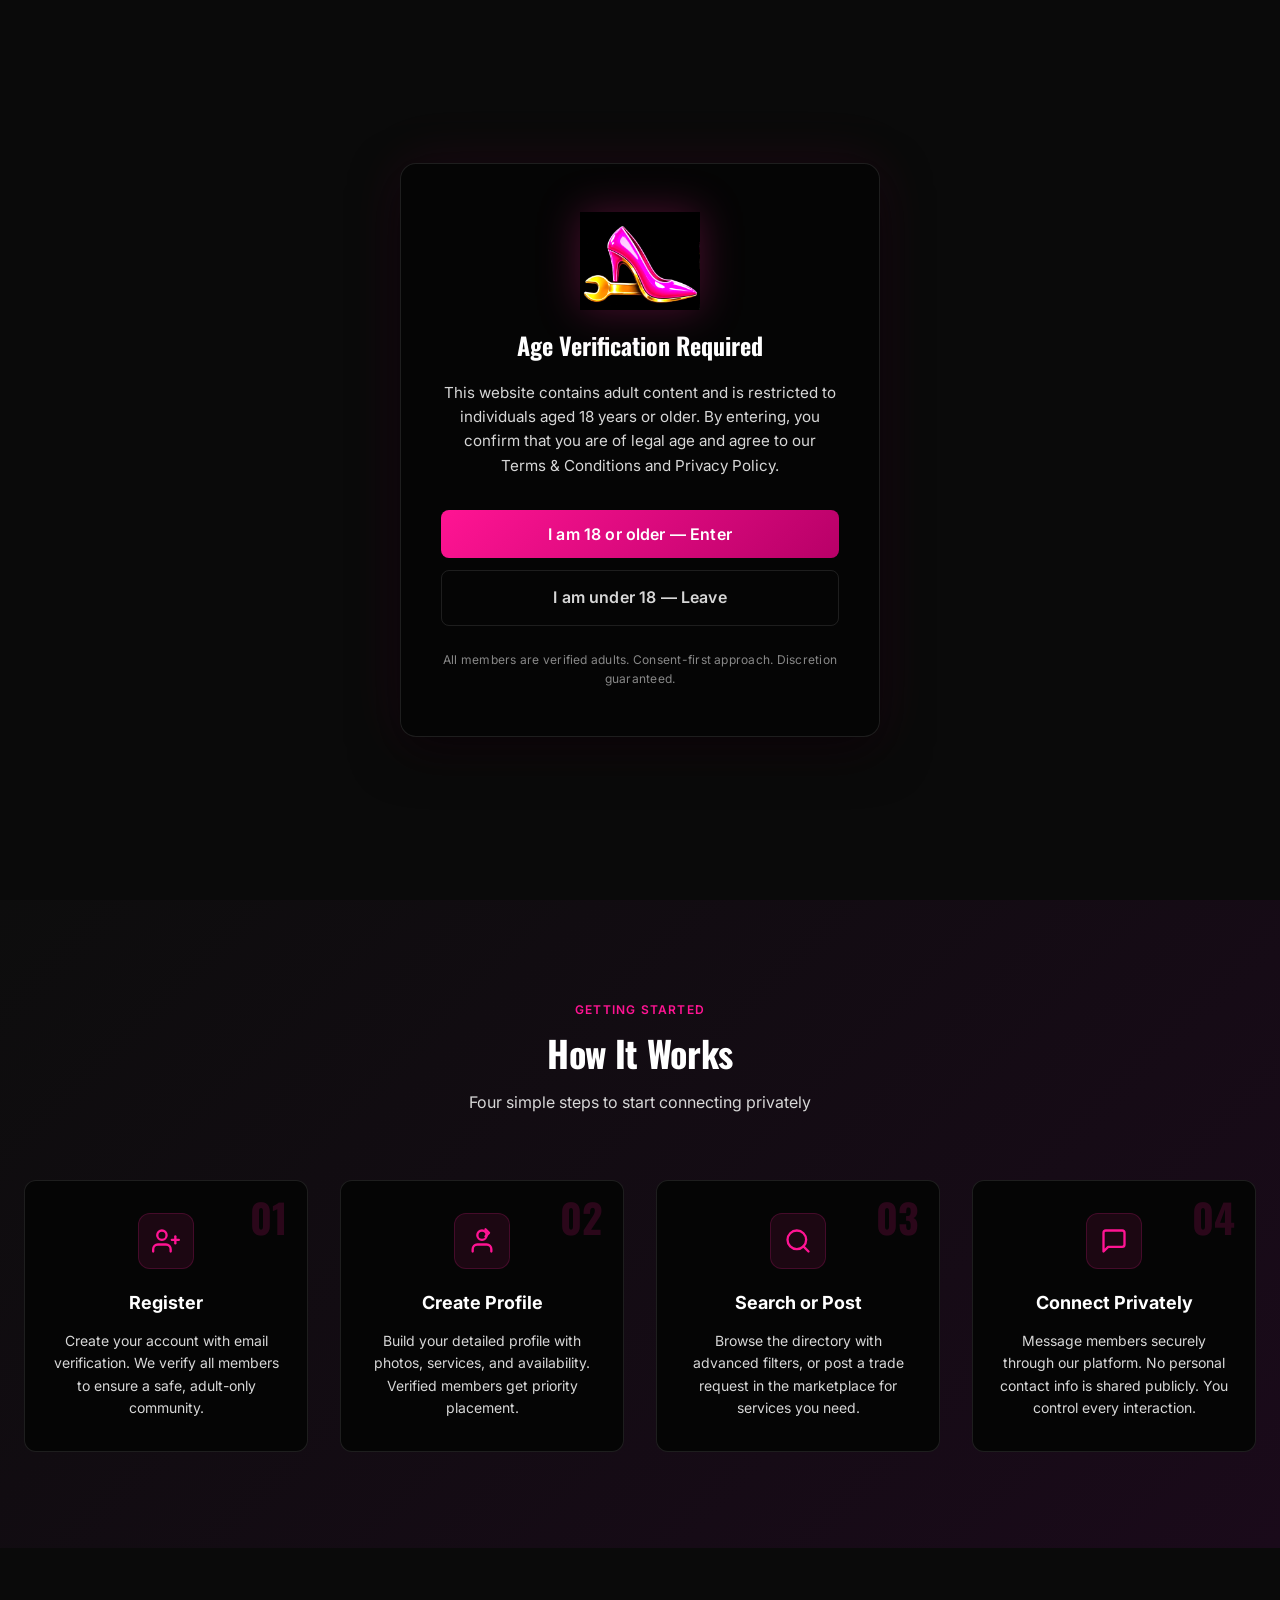
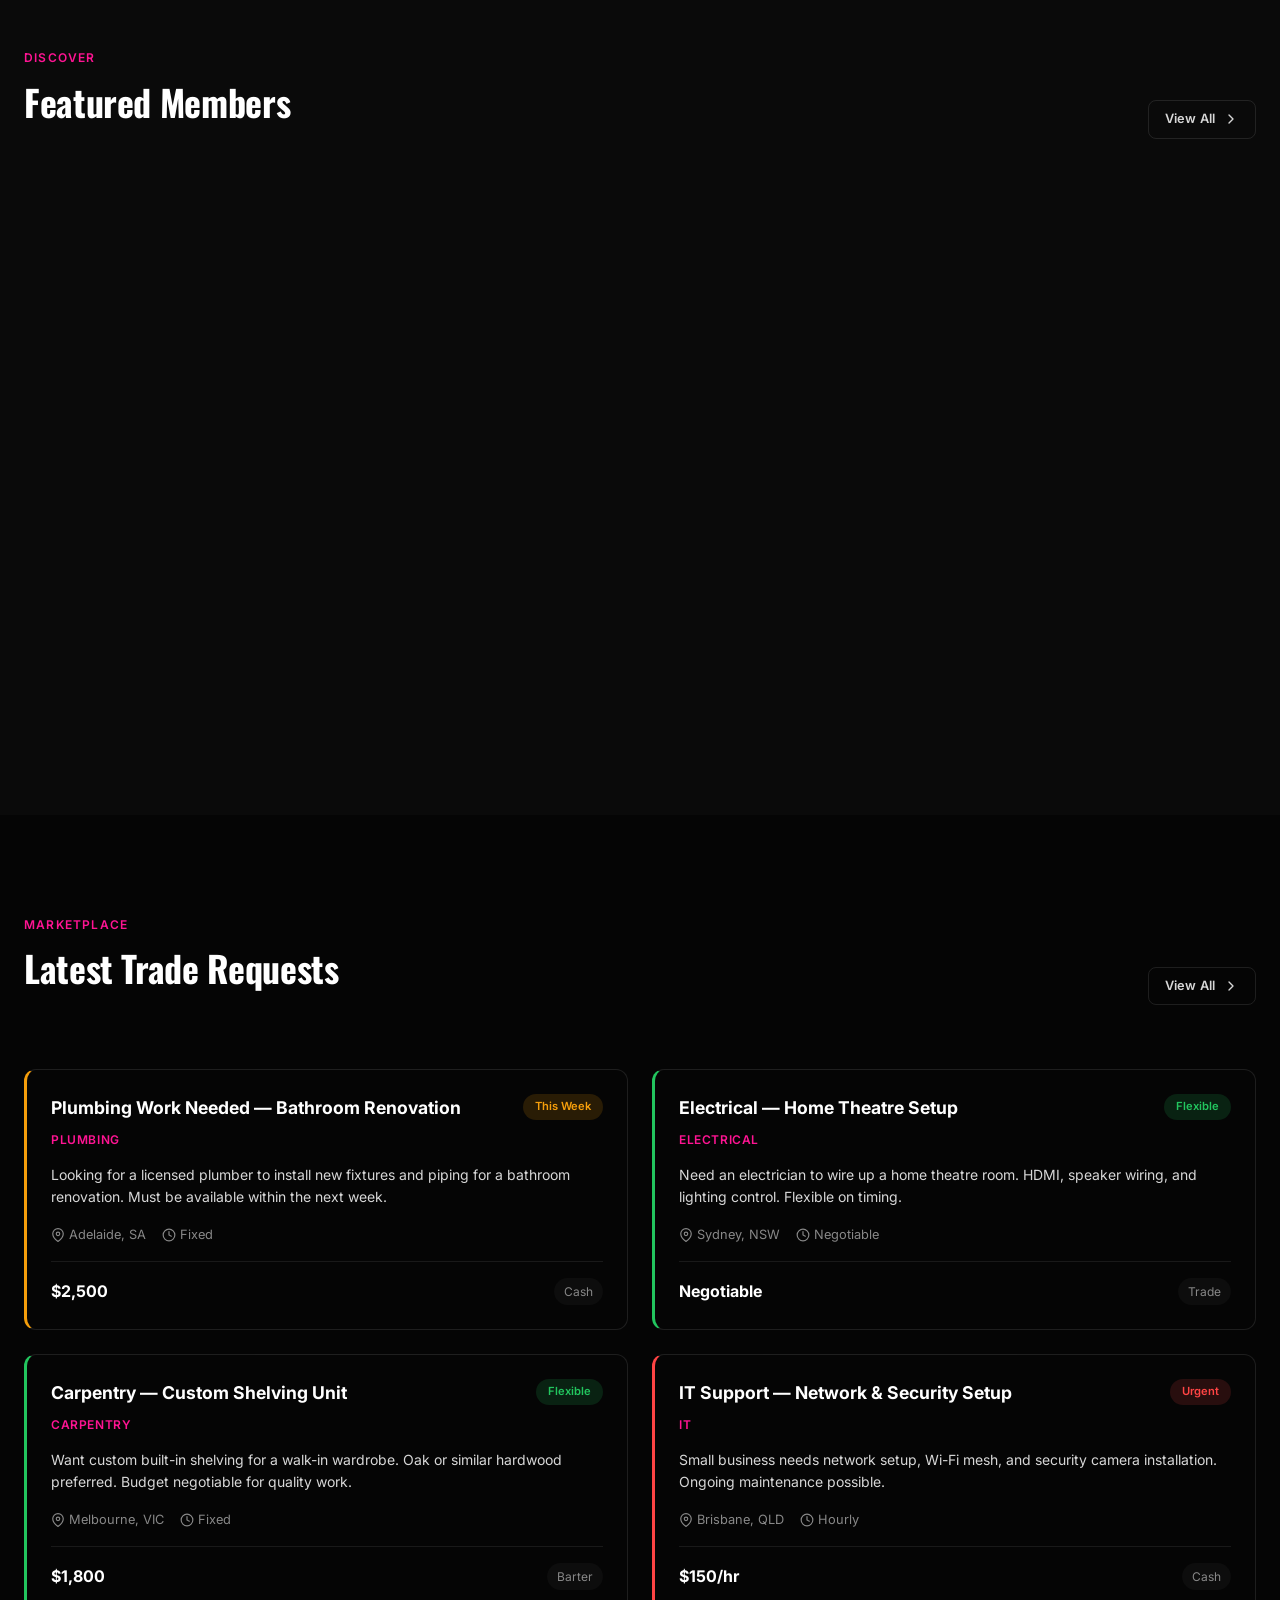
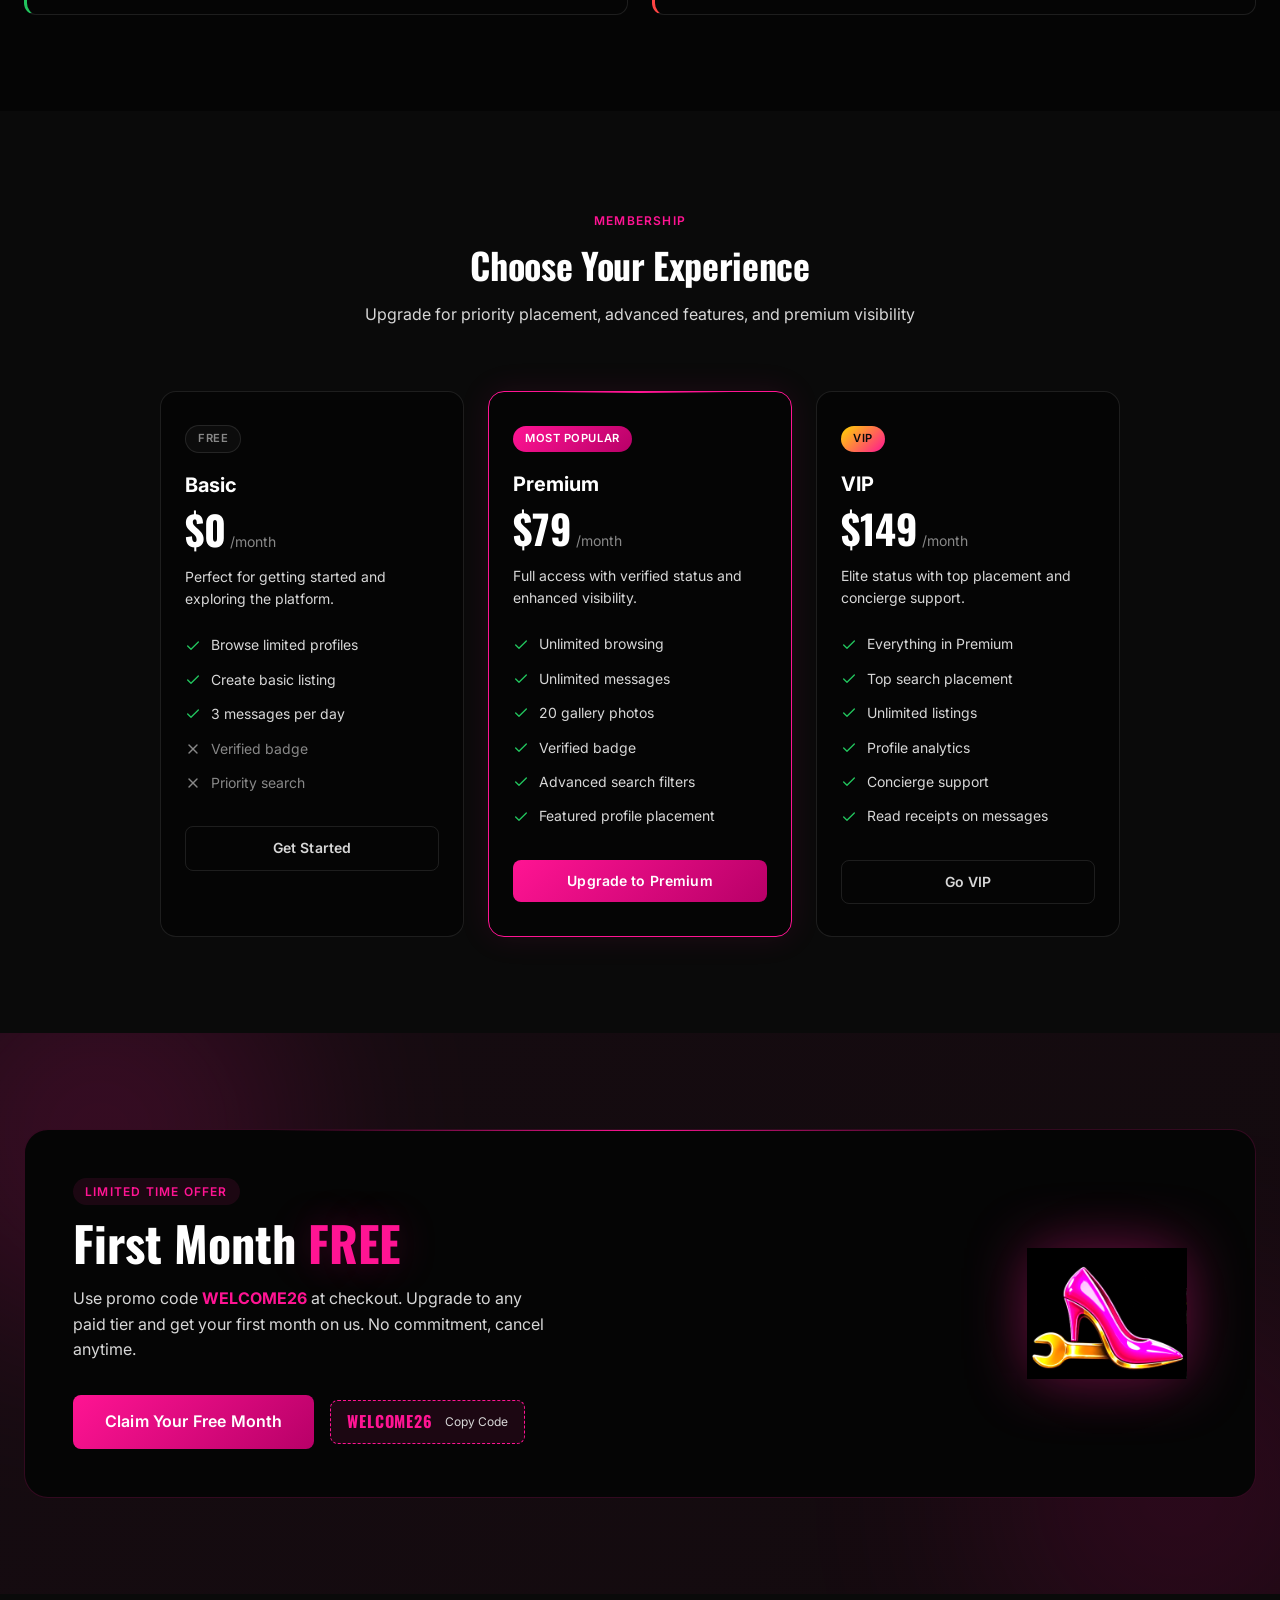
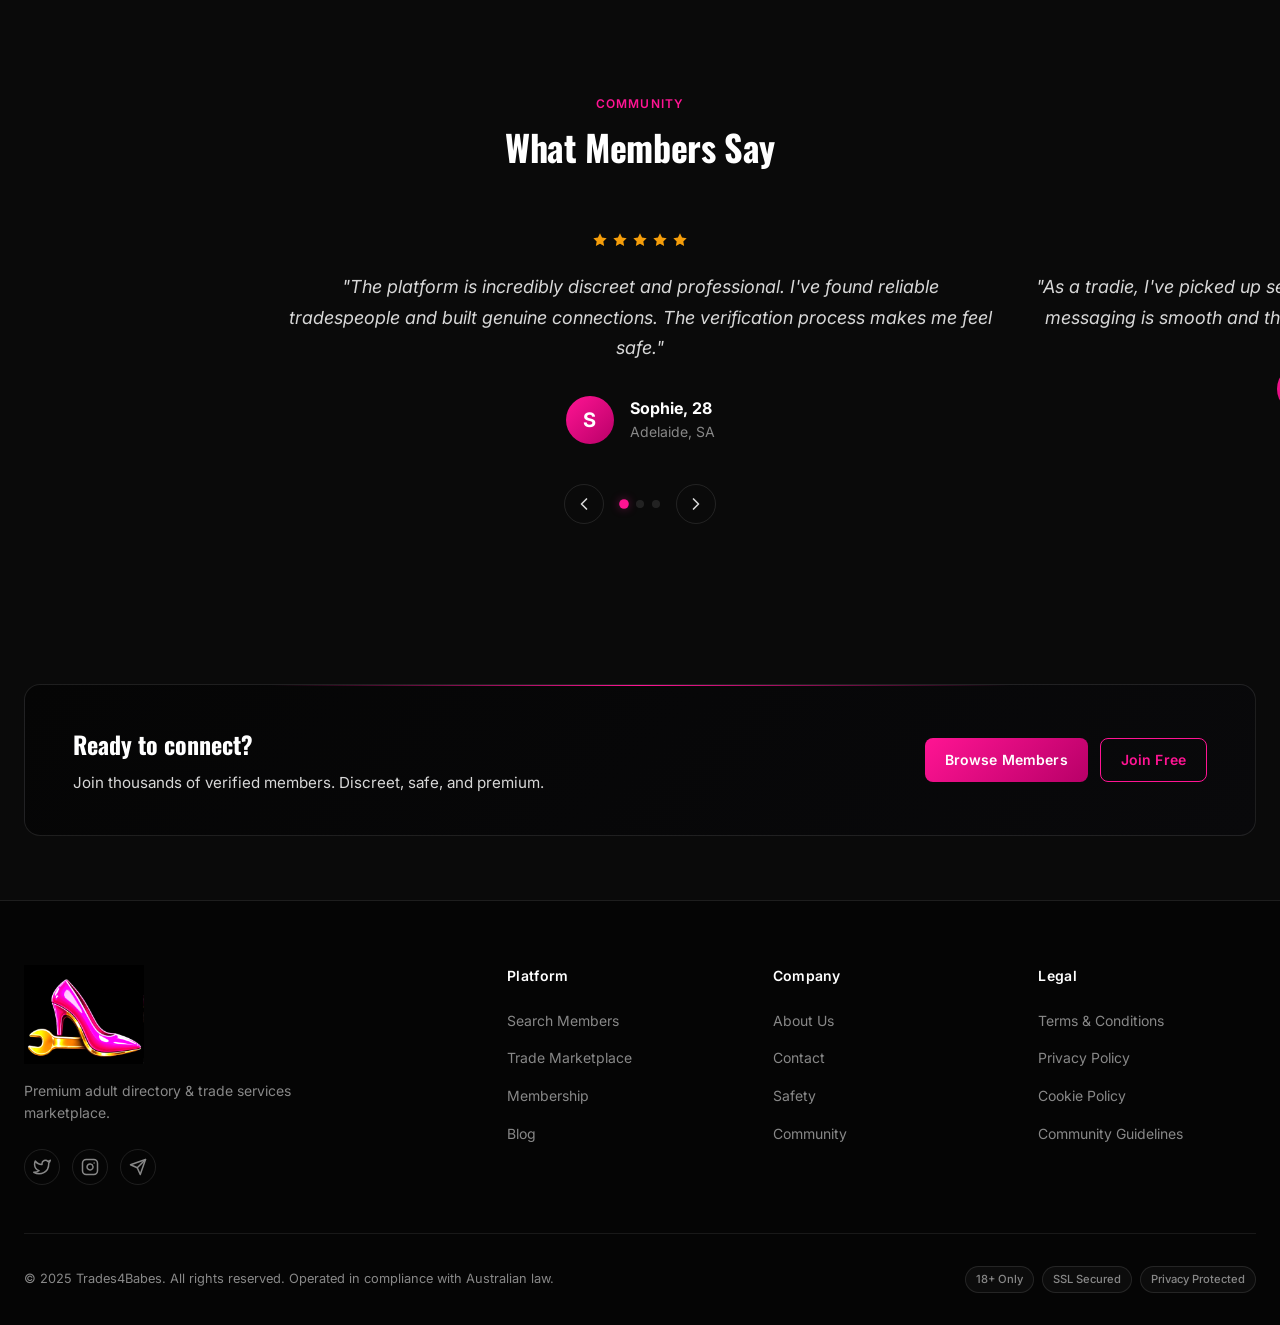
<file: index.html>
<!DOCTYPE html>
<html lang="en">
<head>
    <meta charset="UTF-8">
    <meta name="viewport" content="width=device-width, initial-scale=1.0">
    <meta name="description" content="Trades4Babes - Premium adult directory and trade services marketplace. Connect privately, negotiate services, and arrange mutually agreed exchanges.">
    <title>Trades4Babes | Premium Adult Directory & Trade Marketplace</title>
    <link rel="icon" type="image/png" href="favicon.png">
    <link rel="preconnect" href="https://fonts.googleapis.com">
    <link rel="preconnect" href="https://fonts.gstatic.com" crossorigin>
    <link href="https://fonts.googleapis.com/css2?family=Inter:wght@300;400;500;600;700;800;900&family=Oswald:wght@500;600;700&family=Space+Grotesk:wght@500;600;700&display=swap" rel="stylesheet">
    <link rel="stylesheet" href="styles.css">
</head>
<body>

<!-- ========== AGE GATE ========== -->
<style>
  .age-gate__modal {
    max-height: 90vh !important;
    overflow-y: auto !important;
  }
  .age-gate__logo-img {
    width: 120px !important;
    max-height: 150px !important;
    height: auto !important;
    object-fit: contain !important;
    display: block !important;
    margin: 0 auto !important;
  }
</style>
<div id="age-gate" class="age-gate">
    <div class="age-gate__overlay"></div>
    <div class="age-gate__modal">
        <div class="age-gate__logo">
            <img src="logo.png" alt="Trades4Babes Logo" class="age-gate__logo-img">
        </div>
        <h2 class="age-gate__title">Age Verification Required</h2>
        <p class="age-gate__text">
            This website contains adult content and is restricted to individuals aged 18 years or older. By entering, you confirm that you are of legal age and agree to our Terms & Conditions and Privacy Policy.
        </p>
        <div class="age-gate__actions">
            <button id="age-yes" class="btn btn--primary btn--large">
                I am 18 or older — Enter
            </button>
            <a href="https://www.google.com" class="btn btn--ghost btn--large">
                I am under 18 — Leave
            </a>
        </div>
        <p class="age-gate__disclaimer">
            All members are verified adults. Consent-first approach. Discretion guaranteed.
        </p>
    </div>
</div>

<!-- ========== LOGIN MODAL ========== -->
<div id="login-modal" class="modal">
    <div class="modal__overlay" data-close-modal></div>
    <div class="modal__content">
        <button class="modal__close" data-close-modal aria-label="Close modal">
            <svg width="24" height="24" viewBox="0 0 24 24" fill="none" stroke="currentColor" stroke-width="2" stroke-linecap="round" stroke-linejoin="round"><line x1="18" y1="6" x2="6" y2="18"></line><line x1="6" y1="6" x2="18" y2="18"></line></svg>
        </button>
        <div class="modal__tabs">
            <button class="modal__tab active" data-tab="login">Login</button>
            <button class="modal__tab" data-tab="register">Join Now</button>
        </div>
        
        <div id="tab-login" class="modal__panel active">
            <h3 class="modal__title">Welcome Back</h3>
            <form class="form" id="login-form">
                <div class="form__group">
                    <label class="form__label">Email</label>
                    <input type="email" class="form__input" placeholder="your@email.com" required>
                </div>
                <div class="form__group">
                    <label class="form__label">Password</label>
                    <input type="password" class="form__input" placeholder="••••••••" required>
                </div>
                <div class="form__actions">
                    <label class="form__checkbox">
                        <input type="checkbox">
                        <span class="form__checkmark"></span>
                        Remember me
                    </label>
                    <a href="#" class="form__link">Forgot password?</a>
                </div>
                <button type="submit" class="btn btn--primary btn--full">Login</button>
            </form>
            <p class="modal__footer">New here? <a href="#" class="form__link" data-switch-tab="register">Create an account</a></p>
        </div>
        
        <div id="tab-register" class="modal__panel">
            <h3 class="modal__title">Join Trades4Babes</h3>
            <form class="form" id="register-form">
                <div class="form__group">
                    <label class="form__label">Display Name</label>
                    <input type="text" class="form__input" placeholder="Your display name" required>
                </div>
                <div class="form__group">
                    <label class="form__label">Email</label>
                    <input type="email" class="form__input" placeholder="your@email.com" required>
                </div>
                <div class="form__group">
                    <label class="form__label">Password</label>
                    <input type="password" class="form__input" placeholder="Min 8 characters" required>
                </div>
                <div class="form__group">
                    <label class="form__label">I am a</label>
                    <div class="form__radio-group">
                        <label class="form__radio">
                            <input type="radio" name="gender" value="female" checked>
                            <span>Female</span>
                        </label>
                        <label class="form__radio">
                            <input type="radio" name="gender" value="male">
                            <span>Male</span>
                        </label>
                        <label class="form__radio">
                            <input type="radio" name="gender" value="other">
                            <span>Other</span>
                        </label>
                    </div>
                </div>
                <div class="form__group">
                    <label class="form__checkbox">
                        <input type="checkbox" required>
                        <span class="form__checkmark"></span>
                        I confirm I am 18+ and agree to the <a href="about.html#terms" class="form__link">Terms</a> and <a href="about.html#privacy" class="form__link">Privacy Policy</a>
                    </label>
                </div>
                <button type="submit" class="btn btn--primary btn--full">Create Account</button>
                <div class="promo-badge" style="margin-top: 16px; justify-content: center;">
                    <span class="promo-badge__code">WELCOME26</span>
                    <span class="promo-badge__text">First Month FREE</span>
                </div>
            </form>
            <p class="modal__footer">Already a member? <a href="#" class="form__link" data-switch-tab="login">Login</a></p>
        </div>
    </div>
</div>

<!-- ========== HEADER ========== -->
<header class="header" id="header">
    <div class="container header__container">
        <a href="index.html" class="header__logo">
            <img src="logo.png" alt="Trades4Babes" class="header__logo-img">
        </a>
        
        <nav class="header__nav" id="main-nav">
            <a href="index.html" class="header__link active">Home</a>
            <a href="search.html" class="header__link">Search</a>
            <a href="marketplace.html" class="header__link">Marketplace</a>
            <a href="about.html" class="header__link">About</a>
        </nav>
        
        <div class="header__actions">
            <a href="#" class="btn btn--secondary btn--small" data-open-modal="login-modal" data-tab-trigger="register">Join Now</a>
            <a href="#" class="btn btn--ghost btn--small" data-open-modal="login-modal" data-tab-trigger="login">Login</a>
            <button class="header__menu-btn" id="menu-toggle" aria-label="Toggle menu">
                <svg width="24" height="24" viewBox="0 0 24 24" fill="none" stroke="currentColor" stroke-width="2" stroke-linecap="round" stroke-linejoin="round"><line x1="3" y1="12" x2="21" y2="12"></line><line x1="3" y1="6" x2="21" y2="6"></line><line x1="3" y1="18" x2="21" y2="18"></line></svg>
            </button>
        </div>
    </div>
</header>

<!-- Mobile Navigation -->
<div class="mobile-nav" id="mobile-nav">
    <div class="mobile-nav__overlay" id="mobile-nav-overlay"></div>
    <div class="mobile-nav__panel">
        <div class="mobile-nav__header">
            <img src="logo.png" alt="Trades4Babes" class="mobile-nav__logo">
            <button class="mobile-nav__close" id="mobile-nav-close" aria-label="Close menu">
                <svg width="24" height="24" viewBox="0 0 24 24" fill="none" stroke="currentColor" stroke-width="2" stroke-linecap="round" stroke-linejoin="round"><line x1="18" y1="6" x2="6" y2="18"></line><line x1="6" y1="6" x2="18" y2="18"></line></svg>
            </button>
        </div>
        <nav class="mobile-nav__links">
            <a href="index.html" class="mobile-nav__link active">Home</a>
            <a href="search.html" class="mobile-nav__link">Search Members</a>
            <a href="marketplace.html" class="mobile-nav__link">Trade Marketplace</a>
            <a href="about.html" class="mobile-nav__link">About</a>
        </nav>
        <div class="mobile-nav__actions">
            <a href="#" class="btn btn--primary btn--full" data-open-modal="login-modal" data-tab-trigger="register">Join Now</a>
            <a href="#" class="btn btn--ghost btn--full" data-open-modal="login-modal" data-tab-trigger="login">Login</a>
        </div>
    </div>
</div>

<!-- ========== HERO ========== -->
<section class="hero">
    <div class="hero__bg"></div>
    <div class="hero__particles" id="hero-particles"></div>
    <div class="container hero__container">
        <div class="hero__content">
            <div class="hero__logo-wrapper">
                <img src="logo.png" alt="Trades4Babes" class="hero__logo">
            </div>
            <h1 class="hero__title">
                Trade Services.<br>
                <span class="hero__title-accent">Private Connections.</span>
            </h1>
            <p class="hero__subtitle">
                A premium, discreet platform where verified adult members connect for private exchanges. Browse services, post trade requests, and negotiate on your own terms.
            </p>
            <div class="hero__actions">
                <a href="search.html" class="btn btn--primary btn--large">
                    <svg width="20" height="20" viewBox="0 0 24 24" fill="none" stroke="currentColor" stroke-width="2" stroke-linecap="round" stroke-linejoin="round"><circle cx="11" cy="11" r="8"></circle><line x1="21" y1="21" x2="16.65" y2="16.65"></line></svg>
                    Search Members
                </a>
                <a href="#" class="btn btn--secondary btn--large" data-open-modal="login-modal" data-tab-trigger="register">
                    Join Now — Free
                </a>
            </div>
            <div class="hero__trust">
                <div class="trust-pill">
                    <span class="trust-pill__icon">
                        <svg width="16" height="16" viewBox="0 0 24 24" fill="none" stroke="currentColor" stroke-width="2" stroke-linecap="round" stroke-linejoin="round"><path d="M12 22s8-4 8-10V5l-8-3-8 3v7c0 6 8 10 8 10z"></path></svg>
                    </span>
                    <span>Private & Secure</span>
                </div>
                <div class="trust-pill">
                    <span class="trust-pill__icon">
                        <svg width="16" height="16" viewBox="0 0 24 24" fill="none" stroke="currentColor" stroke-width="2" stroke-linecap="round" stroke-linejoin="round"><path d="M22 11.08V12a10 10 0 1 1-5.93-9.14"></path><polyline points="22 4 12 14.01 9 11.01"></polyline></svg>
                    </span>
                    <span>Verified Members</span>
                </div>
                <div class="trust-pill">
                    <span class="trust-pill__icon">
                        <svg width="16" height="16" viewBox="0 0 24 24" fill="none" stroke="currentColor" stroke-width="2" stroke-linecap="round" stroke-linejoin="round"><rect x="3" y="11" width="18" height="11" rx="2" ry="2"></rect><path d="M7 11V7a5 5 0 0 1 10 0v4"></path></svg>
                    </span>
                    <span>Discretion Guaranteed</span>
                </div>
            </div>
        </div>
        <div class="hero__visual">
            <div class="hero__image-wrapper">
                <img src="character.png" alt="Trades4Babes" class="hero__image">
                <div class="hero__image-glow"></div>
            </div>
        </div>
    </div>
    <div class="hero__scroll">
        <a href="#how-it-works" class="hero__scroll-btn" aria-label="Scroll down">
            <svg width="24" height="24" viewBox="0 0 24 24" fill="none" stroke="currentColor" stroke-width="2" stroke-linecap="round" stroke-linejoin="round"><polyline points="6 9 12 15 18 9"></polyline></svg>
        </a>
    </div>
</section>

<!-- ========== HOW IT WORKS ========== -->
<section class="section section--gradient" id="how-it-works">
    <div class="container">
        <div class="section__header fade-up">
            <span class="section__overline">Getting Started</span>
            <h2 class="section__title">How It Works</h2>
            <p class="section__subtitle">Four simple steps to start connecting privately</p>
        </div>
        
        <div class="steps">
            <div class="step fade-up" data-delay="0">
                <div class="step__number">01</div>
                <div class="step__icon">
                    <svg width="28" height="28" viewBox="0 0 24 24" fill="none" stroke="currentColor" stroke-width="2" stroke-linecap="round" stroke-linejoin="round"><path d="M16 21v-2a4 4 0 0 0-4-4H5a4 4 0 0 0-4 4v2"></path><circle cx="8.5" cy="7" r="4"></circle><line x1="20" y1="8" x2="20" y2="14"></line><line x1="23" y1="11" x2="17" y2="11"></line></svg>
                </div>
                <h3 class="step__title">Register</h3>
                <p class="step__text">Create your account with email verification. We verify all members to ensure a safe, adult-only community.</p>
            </div>
            <div class="step fade-up" data-delay="100">
                <div class="step__number">02</div>
                <div class="step__icon">
                    <svg width="28" height="28" viewBox="0 0 24 24" fill="none" stroke="currentColor" stroke-width="2" stroke-linecap="round" stroke-linejoin="round"><path d="M20 21v-2a4 4 0 0 0-4-4H8a4 4 0 0 0-4 4v2"></path><circle cx="12" cy="7" r="4"></circle><path d="M15 2l3 3-3 3"></path></svg>
                </div>
                <h3 class="step__title">Create Profile</h3>
                <p class="step__text">Build your detailed profile with photos, services, and availability. Verified members get priority placement.</p>
            </div>
            <div class="step fade-up" data-delay="200">
                <div class="step__number">03</div>
                <div class="step__icon">
                    <svg width="28" height="28" viewBox="0 0 24 24" fill="none" stroke="currentColor" stroke-width="2" stroke-linecap="round" stroke-linejoin="round"><circle cx="11" cy="11" r="8"></circle><line x1="21" y1="21" x2="16.65" y2="16.65"></line></svg>
                </div>
                <h3 class="step__title">Search or Post</h3>
                <p class="step__text">Browse the directory with advanced filters, or post a trade request in the marketplace for services you need.</p>
            </div>
            <div class="step fade-up" data-delay="300">
                <div class="step__number">04</div>
                <div class="step__icon">
                    <svg width="28" height="28" viewBox="0 0 24 24" fill="none" stroke="currentColor" stroke-width="2" stroke-linecap="round" stroke-linejoin="round"><path d="M21 15a2 2 0 0 1-2 2H7l-4 4V5a2 2 0 0 1 2-2h14a2 2 0 0 1 2 2z"></path></svg>
                </div>
                <h3 class="step__title">Connect Privately</h3>
                <p class="step__text">Message members securely through our platform. No personal contact info is shared publicly. You control every interaction.</p>
            </div>
        </div>
    </div>
</section>

<!-- ========== FEATURED PROFILES ========== -->
<section class="section" id="featured-profiles">
    <div class="container">
        <div class="section__header section__header--row fade-up">
            <div>
                <span class="section__overline">Discover</span>
                <h2 class="section__title">Featured Members</h2>
            </div>
            <a href="search.html" class="btn btn--ghost btn--small">
                View All
                <svg width="16" height="16" viewBox="0 0 24 24" fill="none" stroke="currentColor" stroke-width="2" stroke-linecap="round" stroke-linejoin="round"><polyline points="9 18 15 12 9 6"></polyline></svg>
            </a>
        </div>
        
        <div class="profile-grid" id="featured-grid">
            <!-- Profile cards injected by JS -->
        </div>
    </div>
</section>

<!-- ========== LATEST TRADE REQUESTS ========== -->
<section class="section section--dark" id="trade-requests">
    <div class="container">
        <div class="section__header section__header--row fade-up">
            <div>
                <span class="section__overline">Marketplace</span>
                <h2 class="section__title">Latest Trade Requests</h2>
            </div>
            <a href="marketplace.html" class="btn btn--ghost btn--small">
                View All
                <svg width="16" height="16" viewBox="0 0 24 24" fill="none" stroke="currentColor" stroke-width="2" stroke-linecap="round" stroke-linejoin="round"><polyline points="9 18 15 12 9 6"></polyline></svg>
            </a>
        </div>
        
        <div class="listing-grid" id="listing-grid">
            <!-- Listing cards injected by JS -->
        </div>
    </div>
</section>

<!-- ========== MEMBERSHIP BENEFITS ========== -->
<section class="section" id="membership">
    <div class="container">
        <div class="section__header fade-up">
            <span class="section__overline">Membership</span>
            <h2 class="section__title">Choose Your Experience</h2>
            <p class="section__subtitle">Upgrade for priority placement, advanced features, and premium visibility</p>
        </div>
        
        <div class="tiers">
            <div class="tier fade-up" data-delay="0">
                <div class="tier__badge">Free</div>
                <h3 class="tier__name">Basic</h3>
                <div class="tier__price">
                    <span class="tier__price-value">$0</span>
                    <span class="tier__price-period">/month</span>
                </div>
                <p class="tier__desc">Perfect for getting started and exploring the platform.</p>
                <ul class="tier__features">
                    <li class="tier__feature">
                        <svg width="16" height="16" viewBox="0 0 24 24" fill="none" stroke="currentColor" stroke-width="2" stroke-linecap="round" stroke-linejoin="round"><polyline points="20 6 9 17 4 12"></polyline></svg>
                        Browse limited profiles
                    </li>
                    <li class="tier__feature">
                        <svg width="16" height="16" viewBox="0 0 24 24" fill="none" stroke="currentColor" stroke-width="2" stroke-linecap="round" stroke-linejoin="round"><polyline points="20 6 9 17 4 12"></polyline></svg>
                        Create basic listing
                    </li>
                    <li class="tier__feature">
                        <svg width="16" height="16" viewBox="0 0 24 24" fill="none" stroke="currentColor" stroke-width="2" stroke-linecap="round" stroke-linejoin="round"><polyline points="20 6 9 17 4 12"></polyline></svg>
                        3 messages per day
                    </li>
                    <li class="tier__feature tier__feature--disabled">
                        <svg width="16" height="16" viewBox="0 0 24 24" fill="none" stroke="currentColor" stroke-width="2" stroke-linecap="round" stroke-linejoin="round"><line x1="18" y1="6" x2="6" y2="18"></line><line x1="6" y1="6" x2="18" y2="18"></line></svg>
                        Verified badge
                    </li>
                    <li class="tier__feature tier__feature--disabled">
                        <svg width="16" height="16" viewBox="0 0 24 24" fill="none" stroke="currentColor" stroke-width="2" stroke-linecap="round" stroke-linejoin="round"><line x1="18" y1="6" x2="6" y2="18"></line><line x1="6" y1="6" x2="18" y2="18"></line></svg>
                        Priority search
                    </li>
                </ul>
                <a href="#" class="btn btn--ghost btn--full" data-open-modal="login-modal" data-tab-trigger="register">Get Started</a>
            </div>
            
            <div class="tier tier--popular fade-up" data-delay="100">
                <div class="tier__badge tier__badge--premium">Most Popular</div>
                <h3 class="tier__name">Premium</h3>
                <div class="tier__price">
                    <span class="tier__price-value">$79</span>
                    <span class="tier__price-period">/month</span>
                </div>
                <p class="tier__desc">Full access with verified status and enhanced visibility.</p>
                <ul class="tier__features">
                    <li class="tier__feature">
                        <svg width="16" height="16" viewBox="0 0 24 24" fill="none" stroke="currentColor" stroke-width="2" stroke-linecap="round" stroke-linejoin="round"><polyline points="20 6 9 17 4 12"></polyline></svg>
                        Unlimited browsing
                    </li>
                    <li class="tier__feature">
                        <svg width="16" height="16" viewBox="0 0 24 24" fill="none" stroke="currentColor" stroke-width="2" stroke-linecap="round" stroke-linejoin="round"><polyline points="20 6 9 17 4 12"></polyline></svg>
                        Unlimited messages
                    </li>
                    <li class="tier__feature">
                        <svg width="16" height="16" viewBox="0 0 24 24" fill="none" stroke="currentColor" stroke-width="2" stroke-linecap="round" stroke-linejoin="round"><polyline points="20 6 9 17 4 12"></polyline></svg>
                        20 gallery photos
                    </li>
                    <li class="tier__feature">
                        <svg width="16" height="16" viewBox="0 0 24 24" fill="none" stroke="currentColor" stroke-width="2" stroke-linecap="round" stroke-linejoin="round"><polyline points="20 6 9 17 4 12"></polyline></svg>
                        Verified badge
                    </li>
                    <li class="tier__feature">
                        <svg width="16" height="16" viewBox="0 0 24 24" fill="none" stroke="currentColor" stroke-width="2" stroke-linecap="round" stroke-linejoin="round"><polyline points="20 6 9 17 4 12"></polyline></svg>
                        Advanced search filters
                    </li>
                    <li class="tier__feature">
                        <svg width="16" height="16" viewBox="0 0 24 24" fill="none" stroke="currentColor" stroke-width="2" stroke-linecap="round" stroke-linejoin="round"><polyline points="20 6 9 17 4 12"></polyline></svg>
                        Featured profile placement
                    </li>
                </ul>
                <a href="#" class="btn btn--primary btn--full" data-open-modal="login-modal" data-tab-trigger="register">Upgrade to Premium</a>
            </div>
            
            <div class="tier fade-up" data-delay="200">
                <div class="tier__badge tier__badge--vip">VIP</div>
                <h3 class="tier__name">VIP</h3>
                <div class="tier__price">
                    <span class="tier__price-value">$149</span>
                    <span class="tier__price-period">/month</span>
                </div>
                <p class="tier__desc">Elite status with top placement and concierge support.</p>
                <ul class="tier__features">
                    <li class="tier__feature">
                        <svg width="16" height="16" viewBox="0 0 24 24" fill="none" stroke="currentColor" stroke-width="2" stroke-linecap="round" stroke-linejoin="round"><polyline points="20 6 9 17 4 12"></polyline></svg>
                        Everything in Premium
                    </li>
                    <li class="tier__feature">
                        <svg width="16" height="16" viewBox="0 0 24 24" fill="none" stroke="currentColor" stroke-width="2" stroke-linecap="round" stroke-linejoin="round"><polyline points="20 6 9 17 4 12"></polyline></svg>
                        Top search placement
                    </li>
                    <li class="tier__feature">
                        <svg width="16" height="16" viewBox="0 0 24 24" fill="none" stroke="currentColor" stroke-width="2" stroke-linecap="round" stroke-linejoin="round"><polyline points="20 6 9 17 4 12"></polyline></svg>
                        Unlimited listings
                    </li>
                    <li class="tier__feature">
                        <svg width="16" height="16" viewBox="0 0 24 24" fill="none" stroke="currentColor" stroke-width="2" stroke-linecap="round" stroke-linejoin="round"><polyline points="20 6 9 17 4 12"></polyline></svg>
                        Profile analytics
                    </li>
                    <li class="tier__feature">
                        <svg width="16" height="16" viewBox="0 0 24 24" fill="none" stroke="currentColor" stroke-width="2" stroke-linecap="round" stroke-linejoin="round"><polyline points="20 6 9 17 4 12"></polyline></svg>
                        Concierge support
                    </li>
                    <li class="tier__feature">
                        <svg width="16" height="16" viewBox="0 0 24 24" fill="none" stroke="currentColor" stroke-width="2" stroke-linecap="round" stroke-linejoin="round"><polyline points="20 6 9 17 4 12"></polyline></svg>
                        Read receipts on messages
                    </li>
                </ul>
                <a href="#" class="btn btn--ghost btn--full" data-open-modal="login-modal" data-tab-trigger="register">Go VIP</a>
            </div>
        </div>
    </div>
</section>

<!-- ========== PROMOTIONAL BANNER ========== -->
<section class="promo-section">
    <div class="promo-section__bg"></div>
    <div class="container">
        <div class="promo-banner fade-up">
            <div class="promo-banner__content">
                <span class="promo-banner__label">Limited Time Offer</span>
                <h2 class="promo-banner__title">First Month <span class="promo-banner__highlight">FREE</span></h2>
                <p class="promo-banner__text">Use promo code <strong>WELCOME26</strong> at checkout. Upgrade to any paid tier and get your first month on us. No commitment, cancel anytime.</p>
                <div class="promo-banner__actions">
                    <a href="#" class="btn btn--primary btn--large" data-open-modal="login-modal" data-tab-trigger="register">Claim Your Free Month</a>
                    <div class="promo-badge">
                        <span class="promo-badge__code">WELCOME26</span>
                        <span class="promo-badge__text">Copy Code</span>
                    </div>
                </div>
            </div>
            <div class="promo-banner__visual">
                <div class="promo-banner__glow"></div>
                <img src="logo.png" alt="Trades4Babes" class="promo-banner__logo">
            </div>
        </div>
    </div>
</section>

<!-- ========== TESTIMONIALS ========== -->
<section class="section" id="testimonials">
    <div class="container">
        <div class="section__header fade-up">
            <span class="section__overline">Community</span>
            <h2 class="section__title">What Members Say</h2>
        </div>
        
        <div class="testimonials" id="testimonials-slider">
            <div class="testimonials__track" id="testimonials-track">
                <div class="testimonial">
                    <div class="testimonial__stars">
                        <svg width="16" height="16" viewBox="0 0 24 24" fill="currentColor" stroke="none"><polygon points="12 2 15.09 8.26 22 9.27 17 14.14 18.18 21.02 12 17.77 5.82 21.02 7 14.14 2 9.27 8.91 8.26 12 2"></polygon></svg>
                        <svg width="16" height="16" viewBox="0 0 24 24" fill="currentColor" stroke="none"><polygon points="12 2 15.09 8.26 22 9.27 17 14.14 18.18 21.02 12 17.77 5.82 21.02 7 14.14 2 9.27 8.91 8.26 12 2"></polygon></svg>
                        <svg width="16" height="16" viewBox="0 0 24 24" fill="currentColor" stroke="none"><polygon points="12 2 15.09 8.26 22 9.27 17 14.14 18.18 21.02 12 17.77 5.82 21.02 7 14.14 2 9.27 8.91 8.26 12 2"></polygon></svg>
                        <svg width="16" height="16" viewBox="0 0 24 24" fill="currentColor" stroke="none"><polygon points="12 2 15.09 8.26 22 9.27 17 14.14 18.18 21.02 12 17.77 5.82 21.02 7 14.14 2 9.27 8.91 8.26 12 2"></polygon></svg>
                        <svg width="16" height="16" viewBox="0 0 24 24" fill="currentColor" stroke="none"><polygon points="12 2 15.09 8.26 22 9.27 17 14.14 18.18 21.02 12 17.77 5.82 21.02 7 14.14 2 9.27 8.91 8.26 12 2"></polygon></svg>
                    </div>
                    <p class="testimonial__text">"The platform is incredibly discreet and professional. I've found reliable tradespeople and built genuine connections. The verification process makes me feel safe."</p>
                    <div class="testimonial__author">
                        <div class="testimonial__avatar">S</div>
                        <div class="testimonial__info">
                            <span class="testimonial__name">Sophie, 28</span>
                            <span class="testimonial__location">Adelaide, SA</span>
                        </div>
                    </div>
                </div>
                
                <div class="testimonial">
                    <div class="testimonial__stars">
                        <svg width="16" height="16" viewBox="0 0 24 24" fill="currentColor" stroke="none"><polygon points="12 2 15.09 8.26 22 9.27 17 14.14 18.18 21.02 12 17.77 5.82 21.02 7 14.14 2 9.27 8.91 8.26 12 2"></polygon></svg>
                        <svg width="16" height="16" viewBox="0 0 24 24" fill="currentColor" stroke="none"><polygon points="12 2 15.09 8.26 22 9.27 17 14.14 18.18 21.02 12 17.77 5.82 21.02 7 14.14 2 9.27 8.91 8.26 12 2"></polygon></svg>
                        <svg width="16" height="16" viewBox="0 0 24 24" fill="currentColor" stroke="none"><polygon points="12 2 15.09 8.26 22 9.27 17 14.14 18.18 21.02 12 17.77 5.82 21.02 7 14.14 2 9.27 8.91 8.26 12 2"></polygon></svg>
                        <svg width="16" height="16" viewBox="0 0 24 24" fill="currentColor" stroke="none"><polygon points="12 2 15.09 8.26 22 9.27 17 14.14 18.18 21.02 12 17.77 5.82 21.02 7 14.14 2 9.27 8.91 8.26 12 2"></polygon></svg>
                        <svg width="16" height="16" viewBox="0 0 24 24" fill="currentColor" stroke="none"><polygon points="12 2 15.09 8.26 22 9.27 17 14.14 18.18 21.02 12 17.77 5.82 21.02 7 14.14 2 9.27 8.91 8.26 12 2"></polygon></svg>
                    </div>
                    <p class="testimonial__text">"As a tradie, I've picked up several jobs through the marketplace. The private messaging is smooth and the members are respectful. Highly recommend."</p>
                    <div class="testimonial__author">
                        <div class="testimonial__avatar">M</div>
                        <div class="testimonial__info">
                            <span class="testimonial__name">Marcus, 34</span>
                            <span class="testimonial__location">Melbourne, VIC</span>
                        </div>
                    </div>
                </div>
                
                <div class="testimonial">
                    <div class="testimonial__stars">
                        <svg width="16" height="16" viewBox="0 0 24 24" fill="currentColor" stroke="none"><polygon points="12 2 15.09 8.26 22 9.27 17 14.14 18.18 21.02 12 17.77 5.82 21.02 7 14.14 2 9.27 8.91 8.26 12 2"></polygon></svg>
                        <svg width="16" height="16" viewBox="0 0 24 24" fill="currentColor" stroke="none"><polygon points="12 2 15.09 8.26 22 9.27 17 14.14 18.18 21.02 12 17.77 5.82 21.02 7 14.14 2 9.27 8.91 8.26 12 2"></polygon></svg>
                        <svg width="16" height="16" viewBox="0 0 24 24" fill="currentColor" stroke="none"><polygon points="12 2 15.09 8.26 22 9.27 17 14.14 18.18 21.02 12 17.77 5.82 21.02 7 14.14 2 9.27 8.91 8.26 12 2"></polygon></svg>
                        <svg width="16" height="16" viewBox="0 0 24 24" fill="currentColor" stroke="none"><polygon points="12 2 15.09 8.26 22 9.27 17 14.14 18.18 21.02 12 17.77 5.82 21.02 7 14.14 2 9.27 8.91 8.26 12 2"></polygon></svg>
                        <svg width="16" height="16" viewBox="0 0 24 24" fill="currentColor" stroke="none"><polygon points="12 2 15.09 8.26 22 9.27 17 14.14 18.18 21.02 12 17.77 5.82 21.02 7 14.14 2 9.27 8.91 8.26 12 2"></polygon></svg>
                    </div>
                    <p class="testimonial__text">"The premium membership is worth every cent. Featured placement gets me more visibility, and the messaging system is sleek and reliable. Great community."</p>
                    <div class="testimonial__author">
                        <div class="testimonial__avatar">A</div>
                        <div class="testimonial__info">
                            <span class="testimonial__name">Ava, 26</span>
                            <span class="testimonial__location">Sydney, NSW</span>
                        </div>
                    </div>
                </div>
            </div>
            <div class="testimonials__nav">
                <button class="testimonials__btn" id="testimonial-prev" aria-label="Previous testimonial">
                    <svg width="20" height="20" viewBox="0 0 24 24" fill="none" stroke="currentColor" stroke-width="2" stroke-linecap="round" stroke-linejoin="round"><polyline points="15 18 9 12 15 6"></polyline></svg>
                </button>
                <div class="testimonials__dots" id="testimonials-dots"></div>
                <button class="testimonials__btn" id="testimonial-next" aria-label="Next testimonial">
                    <svg width="20" height="20" viewBox="0 0 24 24" fill="none" stroke="currentColor" stroke-width="2" stroke-linecap="round" stroke-linejoin="round"><polyline points="9 18 15 12 9 6"></polyline></svg>
                </button>
            </div>
        </div>
    </div>
</section>

<!-- ========== CTA / NEWSLETTER ========== -->
<section class="section section--compact" id="newsletter">
    <div class="container">
        <div class="cta-box fade-up">
            <div class="cta-box__content">
                <h3 class="cta-box__title">Ready to connect?</h3>
                <p class="cta-box__text">Join thousands of verified members. Discreet, safe, and premium.</p>
            </div>
            <div class="cta-box__actions">
                <a href="search.html" class="btn btn--primary">Browse Members</a>
                <a href="#" class="btn btn--secondary" data-open-modal="login-modal" data-tab-trigger="register">Join Free</a>
            </div>
        </div>
    </div>
</section>

<!-- ========== FOOTER ========== -->
<footer class="footer">
    <div class="container">
        <div class="footer__grid">
            <div class="footer__brand">
                <img src="logo.png" alt="Trades4Babes" class="footer__logo">
                <p class="footer__tagline">Premium adult directory & trade services marketplace.</p>
                <div class="footer__social">
                    <a href="#" class="footer__social-link" aria-label="Twitter">
                        <svg width="18" height="18" viewBox="0 0 24 24" fill="none" stroke="currentColor" stroke-width="2" stroke-linecap="round" stroke-linejoin="round"><path d="M23 3a10.9 10.9 0 0 1-3.14 1.53 4.48 4.48 0 0 0-7.86 3v1A10.66 10.66 0 0 1 3 4s-4 9 5 13a11.64 11.64 0 0 1-7 2c9 5 20 0 20-11.5a4.5 4.5 0 0 0-.08-.83A7.72 7.72 0 0 0 23 3z"></path></svg>
                    </a>
                    <a href="#" class="footer__social-link" aria-label="Instagram">
                        <svg width="18" height="18" viewBox="0 0 24 24" fill="none" stroke="currentColor" stroke-width="2" stroke-linecap="round" stroke-linejoin="round"><rect x="2" y="2" width="20" height="20" rx="5" ry="5"></rect><path d="M16 11.37A4 4 0 1 1 12.63 8 4 4 0 0 1 16 11.37z"></path><line x1="17.5" y1="6.5" x2="17.51" y2="6.5"></line></svg>
                    </a>
                    <a href="#" class="footer__social-link" aria-label="Telegram">
                        <svg width="18" height="18" viewBox="0 0 24 24" fill="none" stroke="currentColor" stroke-width="2" stroke-linecap="round" stroke-linejoin="round"><line x1="22" y1="2" x2="11" y2="13"></line><polygon points="22 2 15 22 11 13 2 9 22 2"></polygon></svg>
                    </a>
                </div>
            </div>
            
            <div class="footer__col">
                <h4 class="footer__heading">Platform</h4>
                <ul class="footer__links">
                    <li><a href="search.html" class="footer__link">Search Members</a></li>
                    <li><a href="marketplace.html" class="footer__link">Trade Marketplace</a></li>
                    <li><a href="index.html#membership" class="footer__link">Membership</a></li>
                    <li><a href="about.html" class="footer__link">Blog</a></li>
                </ul>
            </div>
            
            <div class="footer__col">
                <h4 class="footer__heading">Company</h4>
                <ul class="footer__links">
                    <li><a href="about.html" class="footer__link">About Us</a></li>
                    <li><a href="about.html#contact" class="footer__link">Contact</a></li>
                    <li><a href="about.html#safety" class="footer__link">Safety</a></li>
                    <li><a href="about.html#community" class="footer__link">Community</a></li>
                </ul>
            </div>
            
            <div class="footer__col">
                <h4 class="footer__heading">Legal</h4>
                <ul class="footer__links">
                    <li><a href="about.html#terms" class="footer__link">Terms & Conditions</a></li>
                    <li><a href="about.html#privacy" class="footer__link">Privacy Policy</a></li>
                    <li><a href="about.html#privacy" class="footer__link">Cookie Policy</a></li>
                    <li><a href="about.html#guidelines" class="footer__link">Community Guidelines</a></li>
                </ul>
            </div>
        </div>
        
        <div class="footer__bottom">
            <p class="footer__copy">© 2025 Trades4Babes. All rights reserved. Operated in compliance with Australian law.</p>
            <div class="footer__badges">
                <span class="footer__badge">18+ Only</span>
                <span class="footer__badge">SSL Secured</span>
                <span class="footer__badge">Privacy Protected</span>
            </div>
        </div>
    </div>
</footer>

<!-- ========== TOAST NOTIFICATIONS ========== -->
<div class="toast-container" id="toast-container"></div>

<script src="scripts.js"></script>
</body>
</html>
</file>
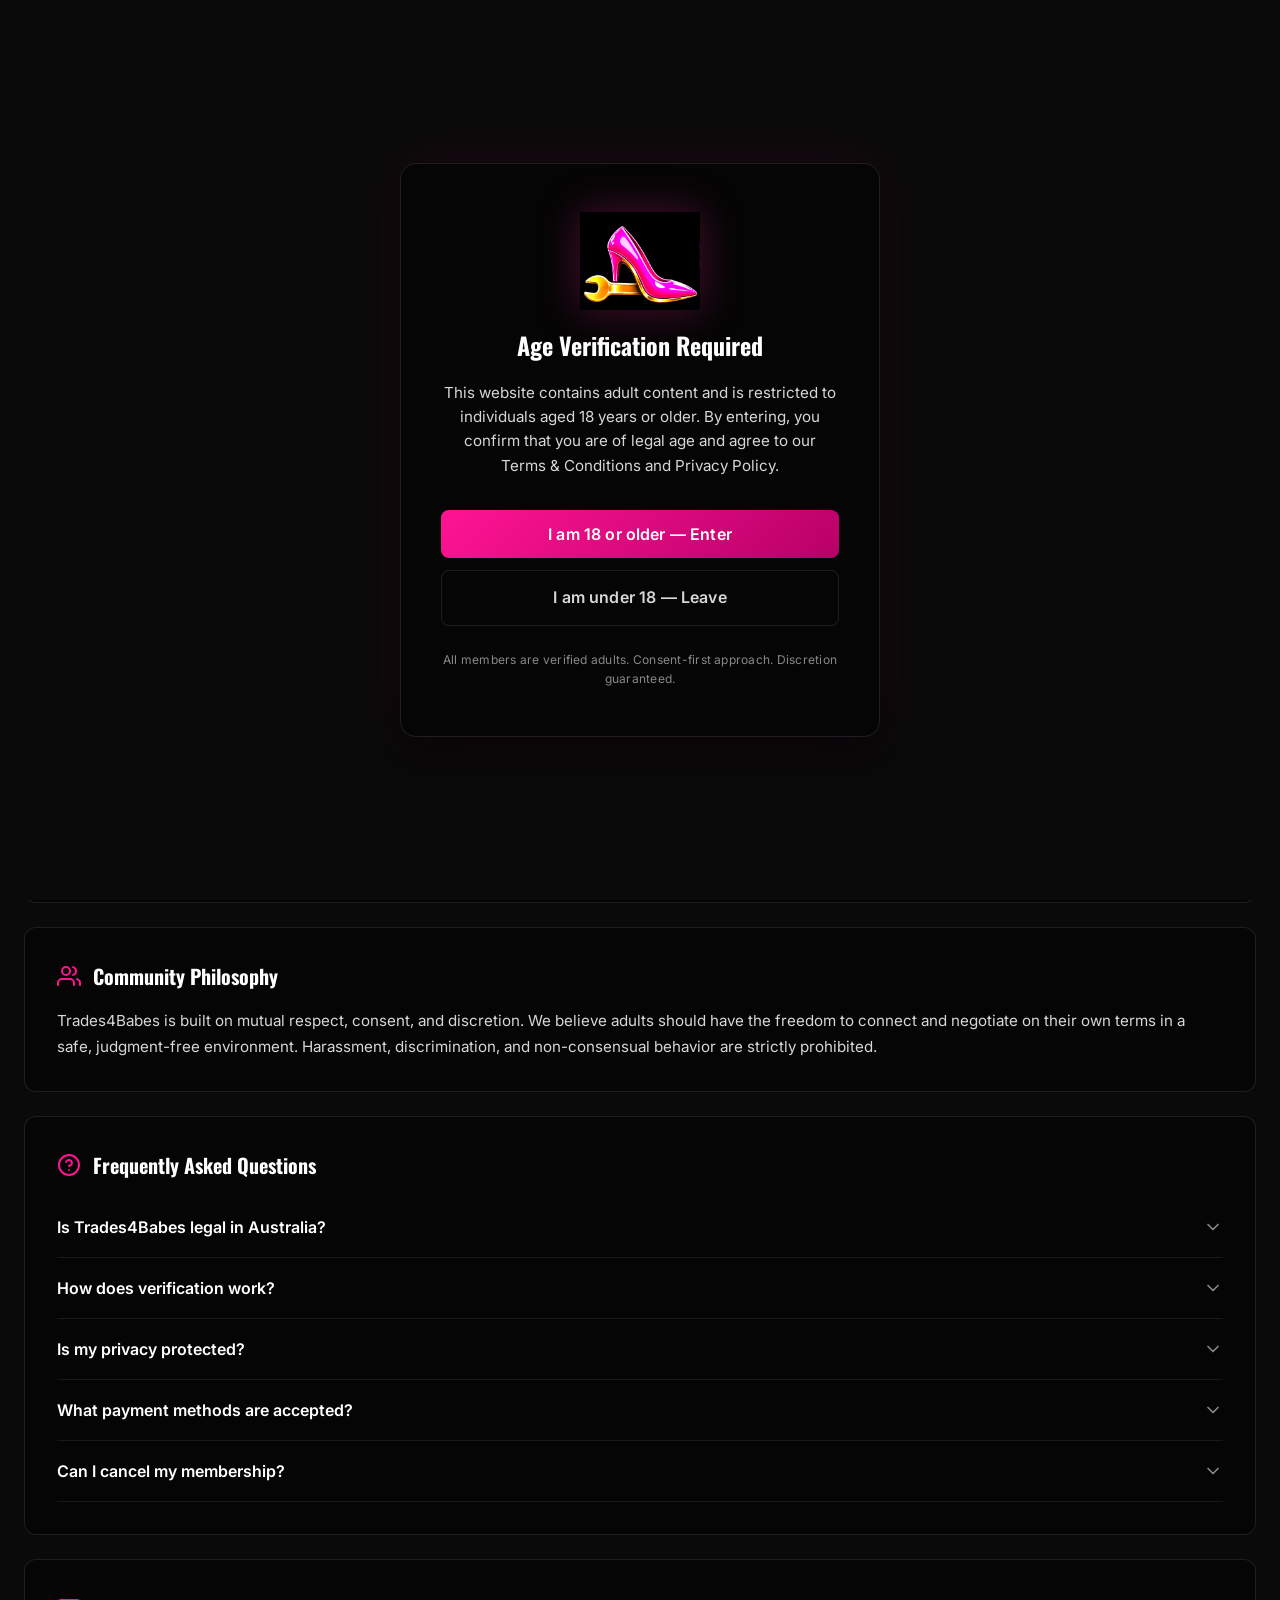
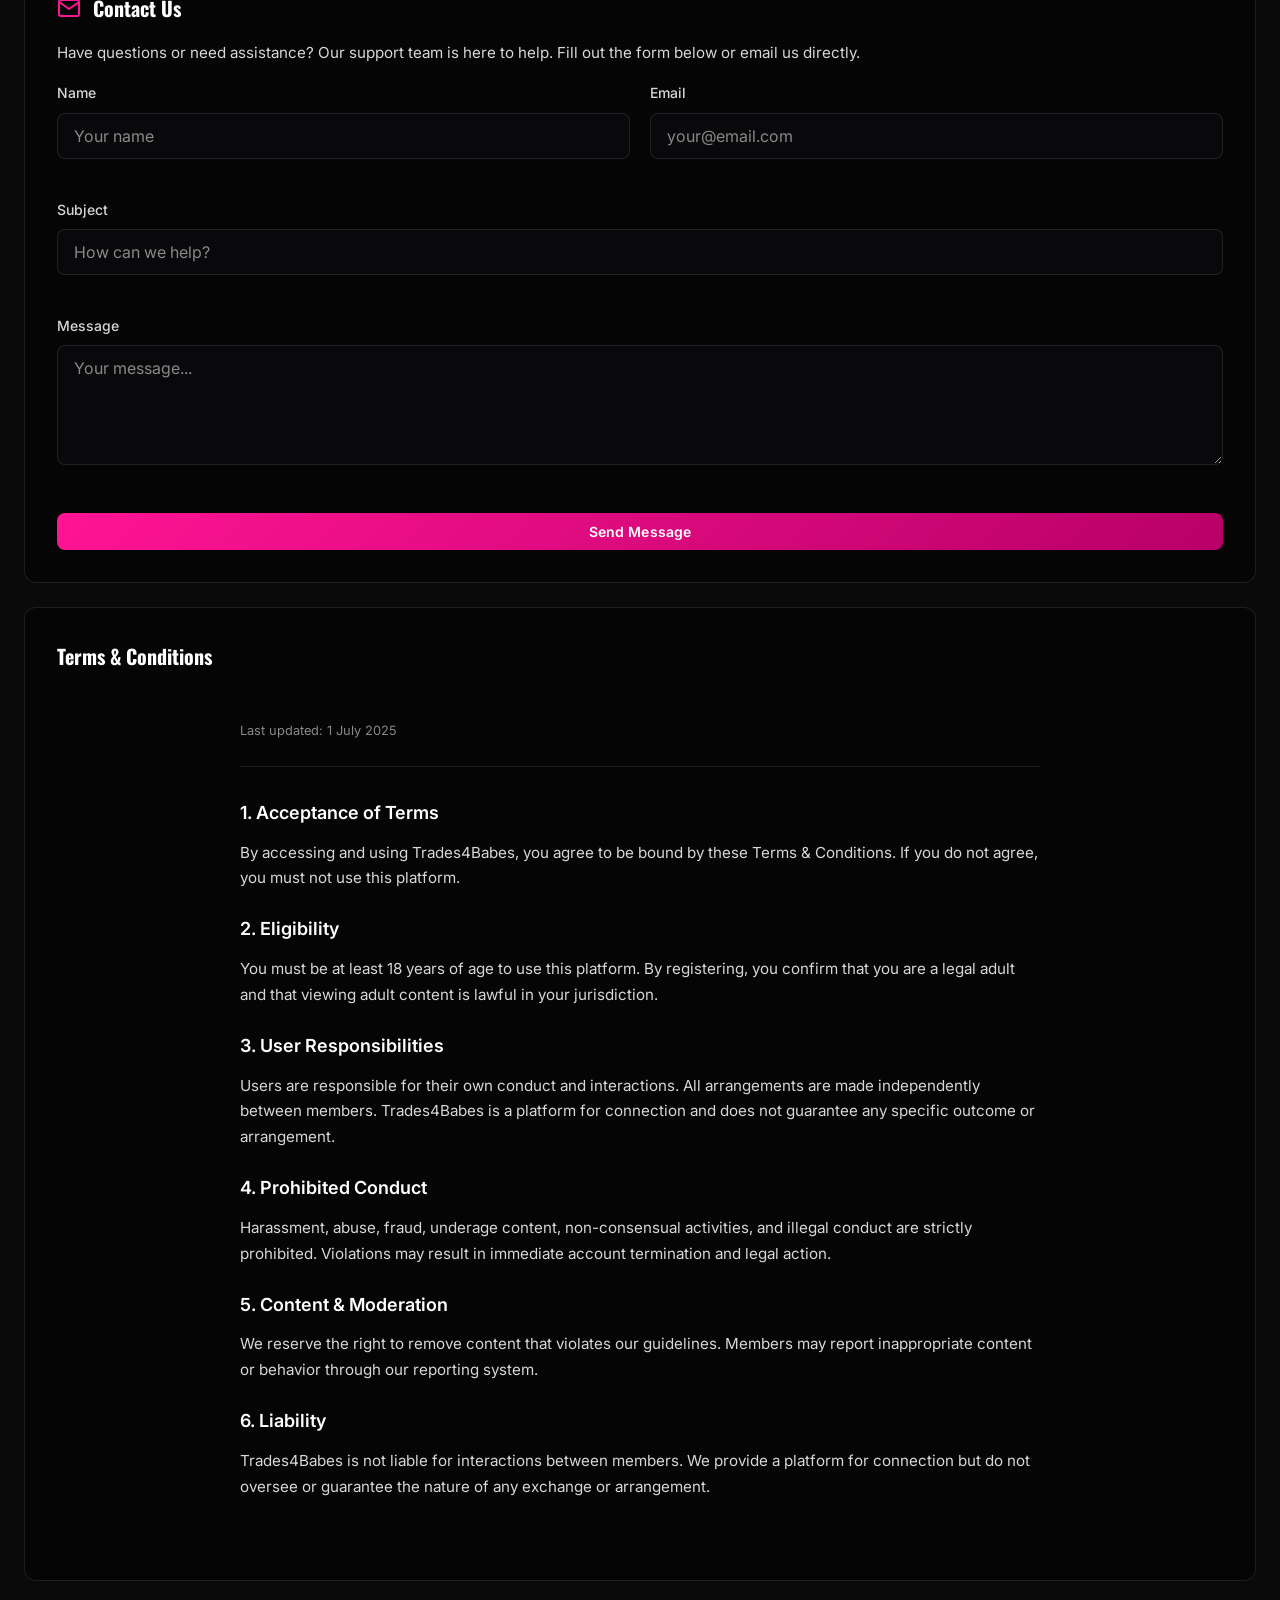
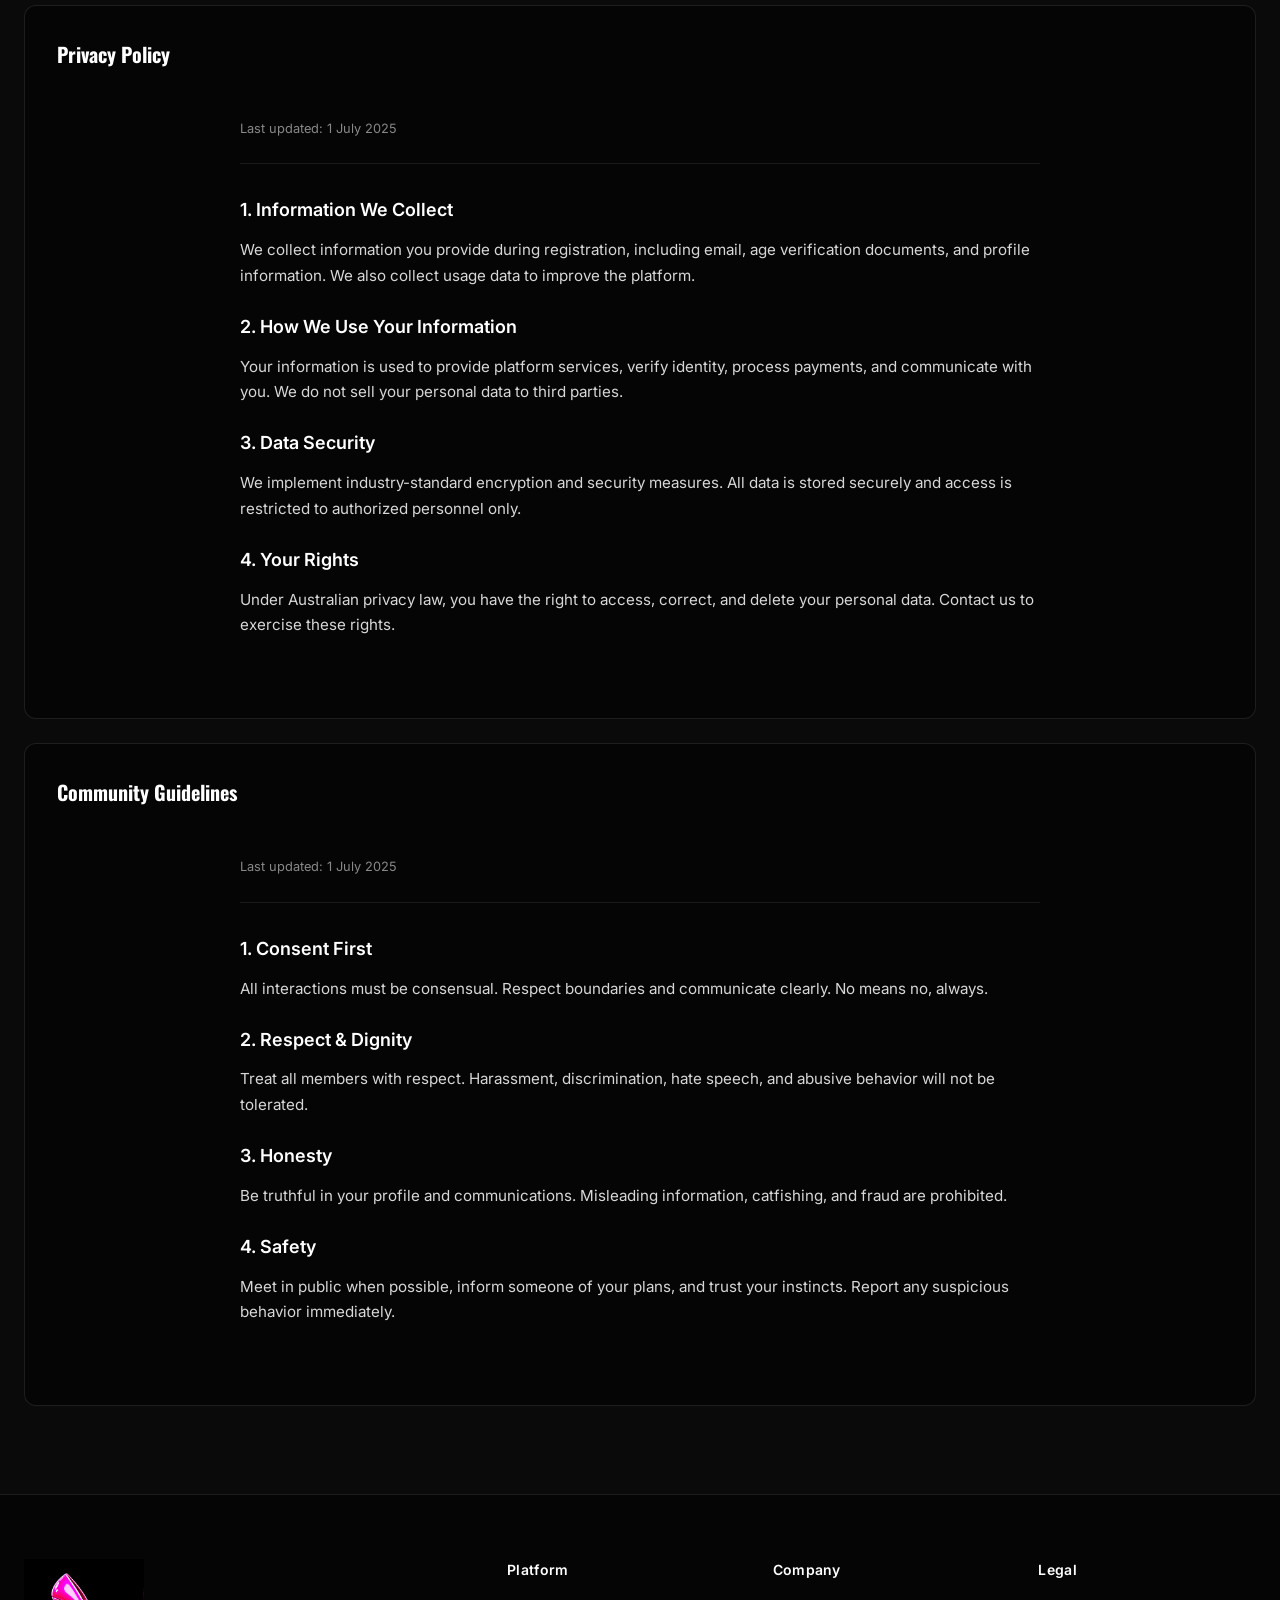
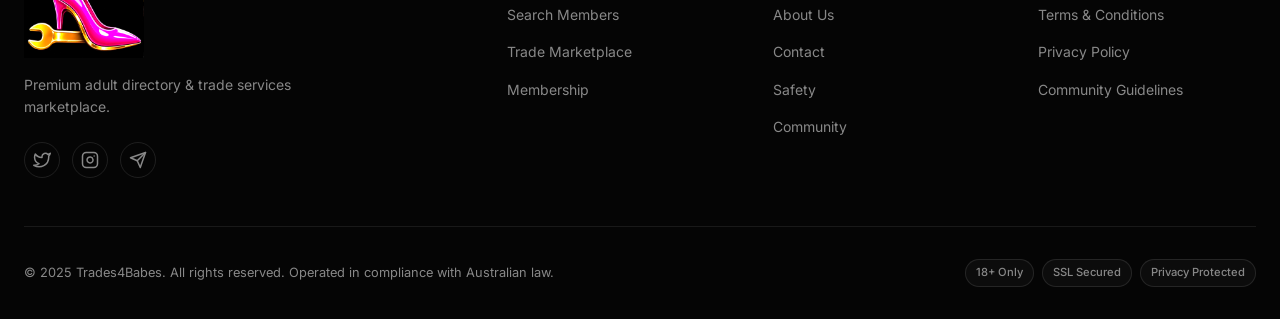
<file: about.html>
<!DOCTYPE html>
<html lang="en">
<head>
    <meta charset="UTF-8">
    <meta name="viewport" content="width=device-width, initial-scale=1.0">
    <meta name="description" content="About Trades4Babes - Australia's premium adult directory and trade services marketplace. Learn about our platform, safety, and community guidelines.">
    <title>About | Trades4Babes</title>
    <link rel="icon" type="image/png" href="favicon.png">
    <link rel="preconnect" href="https://fonts.googleapis.com">
    <link rel="preconnect" href="https://fonts.gstatic.com" crossorigin>
    <link href="https://fonts.googleapis.com/css2?family=Inter:wght@300;400;500;600;700;800;900&family=Oswald:wght@500;600;700&display=swap" rel="stylesheet">
    <link rel="stylesheet" href="styles.css">
</head>
<body>

<!-- ========== AGE GATE ========== -->
<div id="age-gate" class="age-gate">
    <div class="age-gate__overlay"></div>
    <div class="age-gate__modal">
        <div class="age-gate__logo">
            <img src="logo.png" alt="Trades4Babes Logo" class="age-gate__logo-img">
        </div>
        <h2 class="age-gate__title">Age Verification Required</h2>
        <p class="age-gate__text">
            This website contains adult content and is restricted to individuals aged 18 years or older. By entering, you confirm that you are of legal age and agree to our Terms & Conditions and Privacy Policy.
        </p>
        <div class="age-gate__actions">
            <button id="age-yes" class="btn btn--primary btn--large">I am 18 or older — Enter</button>
            <a href="https://www.google.com" class="btn btn--ghost btn--large">I am under 18 — Leave</a>
        </div>
        <p class="age-gate__disclaimer">
            All members are verified adults. Consent-first approach. Discretion guaranteed.
        </p>
    </div>
</div>

<!-- ========== LOGIN MODAL ========== -->
<div id="login-modal" class="modal">
    <div class="modal__overlay" data-close-modal></div>
    <div class="modal__content">
        <button class="modal__close" data-close-modal aria-label="Close modal">
            <svg width="24" height="24" viewBox="0 0 24 24" fill="none" stroke="currentColor" stroke-width="2" stroke-linecap="round" stroke-linejoin="round"><line x1="18" y1="6" x2="6" y2="18"></line><line x1="6" y1="6" x2="18" y2="18"></line></svg>
        </button>
        <div class="modal__tabs">
            <button class="modal__tab active" data-tab="login">Login</button>
            <button class="modal__tab" data-tab="register">Join Now</button>
        </div>
        <div id="tab-login" class="modal__panel active">
            <h3 class="modal__title">Welcome Back</h3>
            <form class="form" id="login-form">
                <div class="form__group">
                    <label class="form__label">Email</label>
                    <input type="email" class="form__input" placeholder="your@email.com" required>
                </div>
                <div class="form__group">
                    <label class="form__label">Password</label>
                    <input type="password" class="form__input" placeholder="••••••••" required>
                </div>
                <button type="submit" class="btn btn--primary btn--full">Login</button>
            </form>
            <p class="modal__footer">New here? <a href="#" class="form__link" data-switch-tab="register">Create an account</a></p>
        </div>
        <div id="tab-register" class="modal__panel">
            <h3 class="modal__title">Join Trades4Babes</h3>
            <form class="form" id="register-form">
                <div class="form__group">
                    <label class="form__label">Display Name</label>
                    <input type="text" class="form__input" placeholder="Your display name" required>
                </div>
                <div class="form__group">
                    <label class="form__label">Email</label>
                    <input type="email" class="form__input" placeholder="your@email.com" required>
                </div>
                <div class="form__group">
                    <label class="form__label">Password</label>
                    <input type="password" class="form__input" placeholder="Min 8 characters" required>
                </div>
                <button type="submit" class="btn btn--primary btn--full">Create Account</button>
                <div class="promo-badge" style="margin-top: 16px; justify-content: center;">
                    <span class="promo-badge__code">WELCOME26</span>
                    <span class="promo-badge__text">First Month FREE</span>
                </div>
            </form>
            <p class="modal__footer">Already a member? <a href="#" class="form__link" data-switch-tab="login">Login</a></p>
        </div>
    </div>
</div>

<!-- ========== HEADER ========== -->
<header class="header" id="header">
    <div class="container header__container">
        <a href="index.html" class="header__logo">
            <img src="logo.png" alt="Trades4Babes" class="header__logo-img">
        </a>
        <nav class="header__nav" id="main-nav">
            <a href="index.html" class="header__link">Home</a>
            <a href="search.html" class="header__link">Search</a>
            <a href="marketplace.html" class="header__link">Marketplace</a>
            <a href="about.html" class="header__link active">About</a>
        </nav>
        <div class="header__actions">
            <a href="#" class="btn btn--secondary btn--small" data-open-modal="login-modal" data-tab-trigger="register">Join Now</a>
            <a href="#" class="btn btn--ghost btn--small" data-open-modal="login-modal" data-tab-trigger="login">Login</a>
            <button class="header__menu-btn" id="menu-toggle" aria-label="Toggle menu">
                <svg width="24" height="24" viewBox="0 0 24 24" fill="none" stroke="currentColor" stroke-width="2" stroke-linecap="round" stroke-linejoin="round"><line x1="3" y1="12" x2="21" y2="12"></line><line x1="3" y1="6" x2="21" y2="6"></line><line x1="3" y1="18" x2="21" y2="18"></line></svg>
            </button>
        </div>
    </div>
</header>

<!-- Mobile Navigation -->
<div class="mobile-nav" id="mobile-nav">
    <div class="mobile-nav__overlay" id="mobile-nav-overlay"></div>
    <div class="mobile-nav__panel">
        <div class="mobile-nav__header">
            <img src="logo.png" alt="Trades4Babes" class="mobile-nav__logo">
            <button class="mobile-nav__close" id="mobile-nav-close" aria-label="Close menu">
                <svg width="24" height="24" viewBox="0 0 24 24" fill="none" stroke="currentColor" stroke-width="2" stroke-linecap="round" stroke-linejoin="round"><line x1="18" y1="6" x2="6" y2="18"></line><line x1="6" y1="6" x2="18" y2="18"></line></svg>
            </button>
        </div>
        <nav class="mobile-nav__links">
            <a href="index.html" class="mobile-nav__link">Home</a>
            <a href="search.html" class="mobile-nav__link">Search Members</a>
            <a href="marketplace.html" class="mobile-nav__link">Trade Marketplace</a>
            <a href="about.html" class="mobile-nav__link active">About</a>
        </nav>
        <div class="mobile-nav__actions">
            <a href="#" class="btn btn--primary btn--full" data-open-modal="login-modal" data-tab-trigger="register">Join Now</a>
            <a href="#" class="btn btn--ghost btn--full" data-open-modal="login-modal" data-tab-trigger="login">Login</a>
        </div>
    </div>
</div>

<!-- ========== ABOUT PAGE TITLE ========== -->
<section class="page-title">
    <div class="container">
        <h1 class="page-title__heading">About Trades4Babes</h1>
        <p class="page-title__desc">Australia's premium adult directory and trade services marketplace. Connecting verified members privately and securely since 2025.</p>
    </div>
</section>

<!-- ========== ABOUT SECTIONS ========== -->
<section class="section section--compact">
    <div class="container">
        <div class="about-card" id="about">
            <h2 class="about-card__title">
                <svg width="24" height="24" viewBox="0 0 24 24" fill="none" stroke="currentColor" stroke-width="2" stroke-linecap="round" stroke-linejoin="round"><circle cx="12" cy="12" r="10"></circle><line x1="12" y1="16" x2="12" y2="12"></line><line x1="12" y1="8" x2="12.01" y2="8"></line></svg>
                Our Platform
            </h2>
            <p class="about-card__text">Trades4Babes is a premium, discreet platform designed for adults to connect privately for mutual exchanges. We combine an adult directory with a trade services marketplace, allowing verified members to negotiate services, discuss opportunities, and arrange mutually agreed terms.</p>
            <p class="about-card__text">Whether you're offering or seeking trade services — plumbing, electrical, carpentry, IT, automotive, and more — or looking for companionship and connection, Trades4Babes provides a safe, secure, and private environment for consenting adults.</p>
        </div>

        <div class="about-card" id="safety">
            <h2 class="about-card__title">
                <svg width="24" height="24" viewBox="0 0 24 24" fill="none" stroke="currentColor" stroke-width="2" stroke-linecap="round" stroke-linejoin="round"><path d="M12 22s8-4 8-10V5l-8-3-8 3v7c0 6 8 10 8 10z"></path></svg>
                Safety & Verification
            </h2>
            <p class="about-card__text">Your safety is our top priority. Every member undergoes age verification before accessing the platform. We employ a consent-first approach, private messaging (no public contact details), and a comprehensive reporting system.</p>
            <p class="about-card__text">All interactions are encrypted and private. Members can block users, report inappropriate behavior, and manage their privacy settings at any time. Our moderation team reviews reports promptly to maintain community standards.</p>
        </div>

        <div class="about-card" id="community">
            <h2 class="about-card__title">
                <svg width="24" height="24" viewBox="0 0 24 24" fill="none" stroke="currentColor" stroke-width="2" stroke-linecap="round" stroke-linejoin="round"><path d="M17 21v-2a4 4 0 0 0-4-4H5a4 4 0 0 0-4 4v2"></path><circle cx="9" cy="7" r="4"></circle><path d="M23 21v-2a4 4 0 0 0-3-3.87"></path><path d="M16 3.13a4 4 0 0 1 0 7.75"></path></svg>
                Community Philosophy
            </h2>
            <p class="about-card__text">Trades4Babes is built on mutual respect, consent, and discretion. We believe adults should have the freedom to connect and negotiate on their own terms in a safe, judgment-free environment. Harassment, discrimination, and non-consensual behavior are strictly prohibited.</p>
        </div>

        <!-- FAQ -->
        <div class="about-card" id="faq">
            <h2 class="about-card__title">
                <svg width="24" height="24" viewBox="0 0 24 24" fill="none" stroke="currentColor" stroke-width="2" stroke-linecap="round" stroke-linejoin="round"><circle cx="12" cy="12" r="10"></circle><path d="M9.09 9a3 3 0 0 1 5.83 1c0 2-3 3-3 3"></path><line x1="12" y1="17" x2="12.01" y2="17"></line></svg>
                Frequently Asked Questions
            </h2>

            <div class="faq-item">
                <button class="faq-item__question">
                    Is Trades4Babes legal in Australia?
                    <svg width="20" height="20" viewBox="0 0 24 24" fill="none" stroke="currentColor" stroke-width="2" stroke-linecap="round" stroke-linejoin="round"><polyline points="6 9 12 15 18 9"></polyline></svg>
                </button>
                <div class="faq-item__answer">Trades4Babes operates as a private membership platform for adults. We comply with all applicable Australian laws, including the Privacy Act 1988, Australian Consumer Law, and relevant state legislation. We do not facilitate illegal activities and all members must be verified adults aged 18 or older.</div>
            </div>

            <div class="faq-item">
                <button class="faq-item__question">
                    How does verification work?
                    <svg width="20" height="20" viewBox="0 0 24 24" fill="none" stroke="currentColor" stroke-width="2" stroke-linecap="round" stroke-linejoin="round"><polyline points="6 9 12 15 18 9"></polyline></svg>
                </button>
                <div class="faq-item__answer">All new members must verify their age via photo ID or video call. Verified members receive a verified badge on their profile. Premium and VIP members undergo additional verification steps for enhanced trust and priority placement.</div>
            </div>

            <div class="faq-item">
                <button class="faq-item__question">
                    Is my privacy protected?
                    <svg width="20" height="20" viewBox="0 0 24 24" fill="none" stroke="currentColor" stroke-width="2" stroke-linecap="round" stroke-linejoin="round"><polyline points="6 9 12 15 18 9"></polyline></svg>
                </button>
                <div class="faq-item__answer">Absolutely. We use industry-standard encryption for all data and communications. Your personal contact information is never displayed publicly. All messaging happens through our secure platform. You control what information is visible on your profile and can adjust privacy settings at any time.</div>
            </div>

            <div class="faq-item">
                <button class="faq-item__question">
                    What payment methods are accepted?
                    <svg width="20" height="20" viewBox="0 0 24 24" fill="none" stroke="currentColor" stroke-width="2" stroke-linecap="round" stroke-linejoin="round"><polyline points="6 9 12 15 18 9"></polyline></svg>
                </button>
                <div class="faq-item__answer">We accept major credit cards, debit cards, and PayPal for membership subscriptions. All payments are processed securely through Stripe with PCI compliance. Billing appears discreetly on your statement.</div>
            </div>

            <div class="faq-item">
                <button class="faq-item__question">
                    Can I cancel my membership?
                    <svg width="20" height="20" viewBox="0 0 24 24" fill="none" stroke="currentColor" stroke-width="2" stroke-linecap="round" stroke-linejoin="round"><polyline points="6 9 12 15 18 9"></polyline></svg>
                </button>
                <div class="faq-item__answer">Yes, you can cancel your subscription at any time from your account dashboard. Your access will continue until the end of your current billing period. We also offer a 7-day cooling-off period for new subscribers.</div>
            </div>
        </div>

        <!-- Contact -->
        <div class="about-card" id="contact">
            <h2 class="about-card__title">
                <svg width="24" height="24" viewBox="0 0 24 24" fill="none" stroke="currentColor" stroke-width="2" stroke-linecap="round" stroke-linejoin="round"><path d="M4 4h16c1.1 0 2 .9 2 2v12c0 1.1-.9 2-2 2H4c-1.1 0-2-.9-2-2V6c0-1.1.9-2 2-2z"></path><polyline points="22,6 12,13 2,6"></polyline></svg>
                Contact Us
            </h2>
            <p class="about-card__text">Have questions or need assistance? Our support team is here to help. Fill out the form below or email us directly.</p>
            <form class="contact-form" onsubmit="event.preventDefault(); showToast('Message sent! We will respond within 24 hours.', 'success');">
                <div class="contact-form__row">
                    <div class="form__group">
                        <label class="form__label">Name</label>
                        <input type="text" class="form__input" placeholder="Your name" required>
                    </div>
                    <div class="form__group">
                        <label class="form__label">Email</label>
                        <input type="email" class="form__input" placeholder="your@email.com" required>
                    </div>
                </div>
                <div class="form__group">
                    <label class="form__label">Subject</label>
                    <input type="text" class="form__input" placeholder="How can we help?" required>
                </div>
                <div class="form__group">
                    <label class="form__label">Message</label>
                    <textarea class="form__input contact-form__textarea" placeholder="Your message..." required></textarea>
                </div>
                <button type="submit" class="btn btn--primary">Send Message</button>
            </form>
        </div>

        <!-- Legal -->
        <div class="about-card" id="terms">
            <h2 class="about-card__title">Terms & Conditions</h2>
            <div class="legal-content">
                <p class="last-updated">Last updated: 1 July 2025</p>
                <h3>1. Acceptance of Terms</h3>
                <p>By accessing and using Trades4Babes, you agree to be bound by these Terms & Conditions. If you do not agree, you must not use this platform.</p>
                <h3>2. Eligibility</h3>
                <p>You must be at least 18 years of age to use this platform. By registering, you confirm that you are a legal adult and that viewing adult content is lawful in your jurisdiction.</p>
                <h3>3. User Responsibilities</h3>
                <p>Users are responsible for their own conduct and interactions. All arrangements are made independently between members. Trades4Babes is a platform for connection and does not guarantee any specific outcome or arrangement.</p>
                <h3>4. Prohibited Conduct</h3>
                <p>Harassment, abuse, fraud, underage content, non-consensual activities, and illegal conduct are strictly prohibited. Violations may result in immediate account termination and legal action.</p>
                <h3>5. Content & Moderation</h3>
                <p>We reserve the right to remove content that violates our guidelines. Members may report inappropriate content or behavior through our reporting system.</p>
                <h3>6. Liability</h3>
                <p>Trades4Babes is not liable for interactions between members. We provide a platform for connection but do not oversee or guarantee the nature of any exchange or arrangement.</p>
            </div>
        </div>

        <div class="about-card" id="privacy">
            <h2 class="about-card__title">Privacy Policy</h2>
            <div class="legal-content">
                <p class="last-updated">Last updated: 1 July 2025</p>
                <h3>1. Information We Collect</h3>
                <p>We collect information you provide during registration, including email, age verification documents, and profile information. We also collect usage data to improve the platform.</p>
                <h3>2. How We Use Your Information</h3>
                <p>Your information is used to provide platform services, verify identity, process payments, and communicate with you. We do not sell your personal data to third parties.</p>
                <h3>3. Data Security</h3>
                <p>We implement industry-standard encryption and security measures. All data is stored securely and access is restricted to authorized personnel only.</p>
                <h3>4. Your Rights</h3>
                <p>Under Australian privacy law, you have the right to access, correct, and delete your personal data. Contact us to exercise these rights.</p>
            </div>
        </div>

        <div class="about-card" id="guidelines">
            <h2 class="about-card__title">Community Guidelines</h2>
            <div class="legal-content">
                <p class="last-updated">Last updated: 1 July 2025</p>
                <h3>1. Consent First</h3>
                <p>All interactions must be consensual. Respect boundaries and communicate clearly. No means no, always.</p>
                <h3>2. Respect & Dignity</h3>
                <p>Treat all members with respect. Harassment, discrimination, hate speech, and abusive behavior will not be tolerated.</p>
                <h3>3. Honesty</h3>
                <p>Be truthful in your profile and communications. Misleading information, catfishing, and fraud are prohibited.</p>
                <h3>4. Safety</h3>
                <p>Meet in public when possible, inform someone of your plans, and trust your instincts. Report any suspicious behavior immediately.</p>
            </div>
        </div>
    </div>
</section>

<!-- ========== FOOTER ========== -->
<footer class="footer">
    <div class="container">
        <div class="footer__grid">
            <div class="footer__brand">
                <img src="logo.png" alt="Trades4Babes" class="footer__logo">
                <p class="footer__tagline">Premium adult directory & trade services marketplace.</p>
                <div class="footer__social">
                    <a href="#" class="footer__social-link" aria-label="Twitter">
                        <svg width="18" height="18" viewBox="0 0 24 24" fill="none" stroke="currentColor" stroke-width="2" stroke-linecap="round" stroke-linejoin="round"><path d="M23 3a10.9 10.9 0 0 1-3.14 1.53 4.48 4.48 0 0 0-7.86 3v1A10.66 10.66 0 0 1 3 4s-4 9 5 13a11.64 11.64 0 0 1-7 2c9 5 20 0 20-11.5a4.5 4.5 0 0 0-.08-.83A7.72 7.72 0 0 0 23 3z"></path></svg>
                    </a>
                    <a href="#" class="footer__social-link" aria-label="Instagram">
                        <svg width="18" height="18" viewBox="0 0 24 24" fill="none" stroke="currentColor" stroke-width="2" stroke-linecap="round" stroke-linejoin="round"><rect x="2" y="2" width="20" height="20" rx="5" ry="5"></rect><path d="M16 11.37A4 4 0 1 1 12.63 8 4 4 0 0 1 16 11.37z"></path><line x1="17.5" y1="6.5" x2="17.51" y2="6.5"></line></svg>
                    </a>
                    <a href="#" class="footer__social-link" aria-label="Telegram">
                        <svg width="18" height="18" viewBox="0 0 24 24" fill="none" stroke="currentColor" stroke-width="2" stroke-linecap="round" stroke-linejoin="round"><line x1="22" y1="2" x2="11" y2="13"></line><polygon points="22 2 15 22 11 13 2 9 22 2"></polygon></svg>
                    </a>
                </div>
            </div>
            <div class="footer__col">
                <h4 class="footer__heading">Platform</h4>
                <ul class="footer__links">
                    <li><a href="search.html" class="footer__link">Search Members</a></li>
                    <li><a href="marketplace.html" class="footer__link">Trade Marketplace</a></li>
                    <li><a href="index.html#membership" class="footer__link">Membership</a></li>
                </ul>
            </div>
            <div class="footer__col">
                <h4 class="footer__heading">Company</h4>
                <ul class="footer__links">
                    <li><a href="about.html" class="footer__link">About Us</a></li>
                    <li><a href="about.html#contact" class="footer__link">Contact</a></li>
                    <li><a href="about.html#safety" class="footer__link">Safety</a></li>
                    <li><a href="about.html#community" class="footer__link">Community</a></li>
                </ul>
            </div>
            <div class="footer__col">
                <h4 class="footer__heading">Legal</h4>
                <ul class="footer__links">
                    <li><a href="about.html#terms" class="footer__link">Terms & Conditions</a></li>
                    <li><a href="about.html#privacy" class="footer__link">Privacy Policy</a></li>
                    <li><a href="about.html#guidelines" class="footer__link">Community Guidelines</a></li>
                </ul>
            </div>
        </div>
        <div class="footer__bottom">
            <p class="footer__copy">© 2025 Trades4Babes. All rights reserved. Operated in compliance with Australian law.</p>
            <div class="footer__badges">
                <span class="footer__badge">18+ Only</span>
                <span class="footer__badge">SSL Secured</span>
                <span class="footer__badge">Privacy Protected</span>
            </div>
        </div>
    </div>
</footer>

<div class="toast-container" id="toast-container"></div>
<script src="scripts.js"></script>
</body>
</html>
</file>
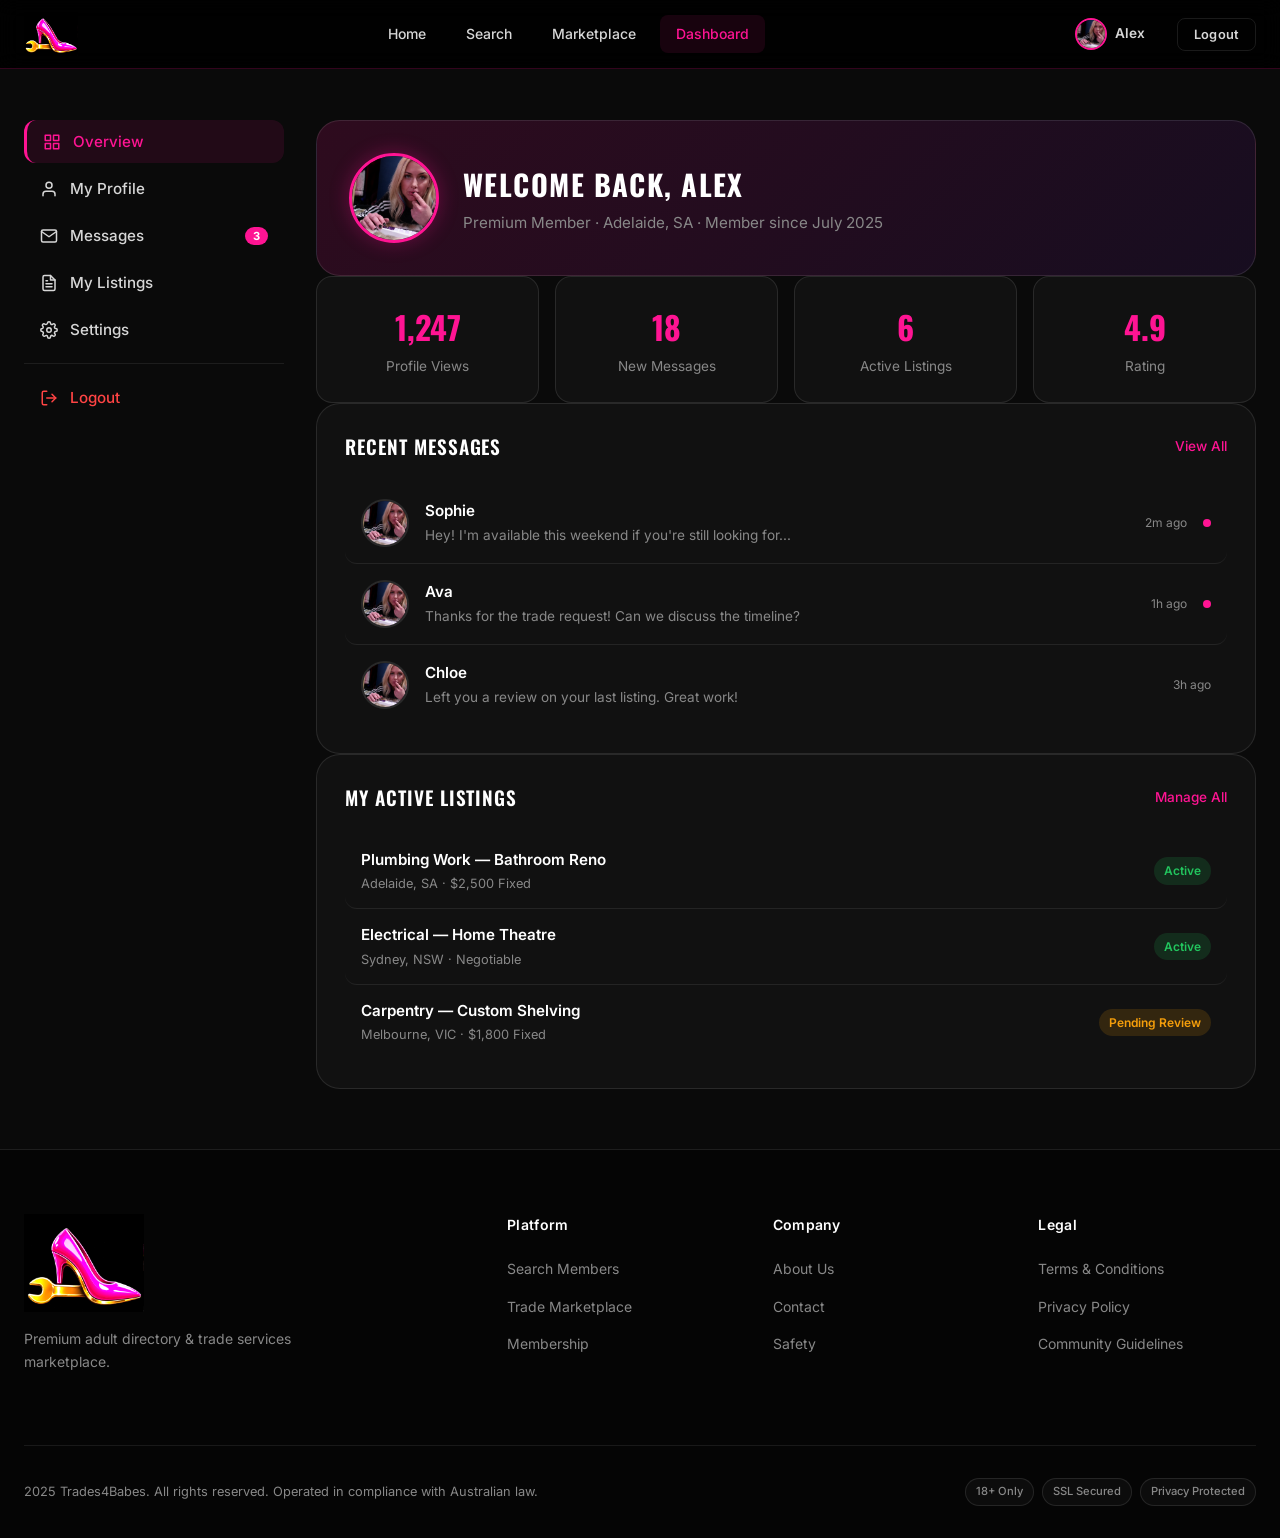
<file: dashboard.html>
<!DOCTYPE html>
<html lang="en">
<head>
    <meta charset="UTF-8">
    <meta name="viewport" content="width=device-width, initial-scale=1.0">
    <meta name="description" content="Trades4Babes member dashboard. Manage your profile, listings, messages, and account settings.">
    <title>Dashboard | Trades4Babes</title>
    <link rel="icon" type="image/png" href="favicon.png">
    <link rel="preconnect" href="https://fonts.googleapis.com">
    <link rel="preconnect" href="https://fonts.gstatic.com" crossorigin>
    <link href="https://fonts.googleapis.com/css2?family=Inter:wght@300;400;500;600;700;800;900&family=Oswald:wght@500;600;700&display=swap" rel="stylesheet">
    <link rel="stylesheet" href="styles.css">
    <style>
        .dashboard { display: grid; grid-template-columns: 260px 1fr; gap: 32px; min-height: calc(100vh - 80px); padding-top: 120px; padding-bottom: 60px; }
        .dashboard__sidebar { position: sticky; top: 100px; height: fit-content; }
        .dashboard__nav { display: flex; flex-direction: column; gap: 4px; }
        .dashboard__nav-item { display: flex; align-items: center; gap: 12px; padding: 12px 16px; border-radius: 12px; color: var(--color-text-secondary); font-size: 0.95rem; font-weight: 500; transition: all 0.2s; cursor: pointer; border: none; background: none; width: 100%; text-align: left; }
        .dashboard__nav-item:hover, .dashboard__nav-item.active { background: rgba(255,20,147,0.1); color: var(--color-primary); }
        .dashboard__nav-item.active { border-left: 3px solid var(--color-primary); }
        .dashboard__content { display: flex; flex-direction: column; gap: 32px; }
        .dashboard__header { background: linear-gradient(135deg, rgba(255,20,147,0.15), rgba(147,51,234,0.1)); border: 1px solid var(--color-border); border-radius: 24px; padding: 32px; display: flex; align-items: center; gap: 24px; }
        .dashboard__avatar { width: 90px; height: 90px; border-radius: 50%; object-fit: cover; border: 3px solid var(--color-primary); box-shadow: 0 0 20px rgba(255,20,147,0.3); }
        .dashboard__header-info h1 { font-family: var(--font-display); font-size: 1.8rem; font-weight: 700; text-transform: uppercase; letter-spacing: 0.05em; margin-bottom: 4px; }
        .dashboard__header-info p { color: var(--color-text-muted); font-size: 0.95rem; }
        .dashboard__stats { display: grid; grid-template-columns: repeat(4, 1fr); gap: 16px; }
        .stat-card { background: var(--color-bg-elevated); border: 1px solid var(--color-border); border-radius: 16px; padding: 24px; text-align: center; transition: all 0.2s; }
        .stat-card:hover { border-color: var(--color-border-hover); transform: translateY(-2px); }
        .stat-card__value { font-family: var(--font-display); font-size: 2rem; font-weight: 700; color: var(--color-primary); }
        .stat-card__label { font-size: 0.85rem; color: var(--color-text-muted); margin-top: 4px; }
        .dashboard__section { background: var(--color-bg-elevated); border: 1px solid var(--color-border); border-radius: 24px; padding: 28px; }
        .dashboard__section-header { display: flex; align-items: center; justify-content: space-between; margin-bottom: 20px; }
        .dashboard__section-title { font-family: var(--font-display); font-size: 1.2rem; font-weight: 600; text-transform: uppercase; letter-spacing: 0.05em; }
        .dashboard__section-link { font-size: 0.85rem; color: var(--color-primary); font-weight: 500; }
        .dashboard__section-link:hover { text-decoration: underline; }
        .message-preview { display: flex; align-items: center; gap: 16px; padding: 16px; border-radius: 12px; border-bottom: 1px solid var(--color-divider); transition: background 0.2s; }
        .message-preview:last-child { border-bottom: none; }
        .message-preview:hover { background: rgba(255,255,255,0.02); }
        .message-preview__avatar { width: 48px; height: 48px; border-radius: 50%; object-fit: cover; border: 2px solid var(--color-border); }
        .message-preview__content { flex: 1; min-width: 0; }
        .message-preview__name { font-weight: 600; font-size: 0.95rem; }
        .message-preview__text { font-size: 0.85rem; color: var(--color-text-muted); white-space: nowrap; overflow: hidden; text-overflow: ellipsis; margin-top: 2px; }
        .message-preview__time { font-size: 0.75rem; color: var(--color-text-muted); flex-shrink: 0; }
        .message-preview__unread { width: 8px; height: 8px; border-radius: 50%; background: var(--color-primary); flex-shrink: 0; }
        .listing-mini { display: flex; align-items: center; justify-content: space-between; padding: 14px 16px; border-radius: 12px; border-bottom: 1px solid var(--color-divider); }
        .listing-mini:last-child { border-bottom: none; }
        .listing-mini__title { font-weight: 600; font-size: 0.95rem; }
        .listing-mini__meta { font-size: 0.8rem; color: var(--color-text-muted); margin-top: 2px; }
        .listing-mini__status { font-size: 0.75rem; font-weight: 600; padding: 4px 10px; border-radius: 999px; background: rgba(34,197,94,0.15); color: var(--color-success); }
        .listing-mini__status--pending { background: rgba(245,158,11,0.15); color: var(--color-warning); }
        .profile-edit__field { margin-bottom: 20px; }
        .profile-edit__label { display: block; font-size: 0.85rem; font-weight: 600; color: var(--color-text-secondary); margin-bottom: 8px; text-transform: uppercase; letter-spacing: 0.03em; }
        .profile-edit__photo-row { display: flex; gap: 16px; flex-wrap: wrap; margin-bottom: 24px; }
        .profile-edit__photo { width: 120px; height: 120px; border-radius: 16px; object-fit: cover; border: 2px solid var(--color-border); cursor: pointer; transition: all 0.2s; }
        .profile-edit__photo:hover { border-color: var(--color-primary); }
        .profile-edit__add-photo { width: 120px; height: 120px; border-radius: 16px; border: 2px dashed var(--color-border); display: flex; align-items: center; justify-content: center; color: var(--color-text-muted); font-size: 2rem; cursor: pointer; transition: all 0.2s; }
        .profile-edit__add-photo:hover { border-color: var(--color-primary); color: var(--color-primary); }
        .settings__toggle { display: flex; align-items: center; justify-content: space-between; padding: 16px 0; border-bottom: 1px solid var(--color-divider); }
        .settings__toggle:last-child { border-bottom: none; }
        .toggle-switch { position: relative; width: 48px; height: 26px; background: var(--color-border); border-radius: 999px; cursor: pointer; transition: background 0.2s; flex-shrink: 0; }
        .toggle-switch.active { background: var(--color-primary); }
        .toggle-switch::after { content: ''; position: absolute; top: 3px; left: 3px; width: 20px; height: 20px; background: white; border-radius: 50%; transition: transform 0.2s; }
        .toggle-switch.active::after { transform: translateX(22px); }
        .tab-panel { display: none; }
        .tab-panel.active { display: block; animation: fadeIn 0.3s ease; }
        @keyframes fadeIn { from { opacity: 0; transform: translateY(8px); } to { opacity: 1; transform: translateY(0); } }
        @media (max-width: 900px) { .dashboard { grid-template-columns: 1fr; } .dashboard__sidebar { position: static; } .dashboard__stats { grid-template-columns: repeat(2, 1fr); } }
        @media (max-width: 640px) { .dashboard__stats { grid-template-columns: 1fr; } .dashboard__header { flex-direction: column; text-align: center; } }
    </style>
</head>
<body>

<!-- ========== HEADER (Logged In) ========== -->
<header class="header" id="header">
    <div class="container header__container">
        <a href="index.html" class="header__logo">
            <img src="logo.png" alt="Trades4Babes" class="header__logo-img">
        </a>
        <nav class="header__nav" id="main-nav">
            <a href="index.html" class="header__link">Home</a>
            <a href="search.html" class="header__link">Search</a>
            <a href="marketplace.html" class="header__link">Marketplace</a>
            <a href="dashboard.html" class="header__link active">Dashboard</a>
        </nav>
        <div class="header__actions" style="display:flex;align-items:center;gap:16px;">
            <a href="profile.html?id=demo" class="header__link" style="display:flex;align-items:center;gap:8px;">
                <img src="character.png" alt="Demo User" style="width:32px;height:32px;border-radius:50%;object-fit:cover;border:2px solid var(--color-primary);">
                <span style="font-size:0.85rem;font-weight:600;">Alex</span>
            </a>
            <button class="btn btn--ghost btn--small" id="demo-logout">Logout</button>
            <button class="header__menu-btn" id="menu-toggle" aria-label="Toggle menu">
                <svg width="24" height="24" viewBox="0 0 24 24" fill="none" stroke="currentColor" stroke-width="2" stroke-linecap="round" stroke-linejoin="round"><line x1="3" y1="12" x2="21" y2="12"></line><line x1="3" y1="6" x2="21" y2="6"></line><line x1="3" y1="18" x2="21" y2="18"></line></svg>
            </button>
        </div>
    </div>
</header>

<!-- Mobile Navigation -->
<div class="mobile-nav" id="mobile-nav">
    <div class="mobile-nav__overlay" id="mobile-nav-overlay"></div>
    <div class="mobile-nav__panel">
        <div class="mobile-nav__header">
            <img src="logo.png" alt="Trades4Babes" class="mobile-nav__logo">
            <button class="mobile-nav__close" id="mobile-nav-close" aria-label="Close menu">
                <svg width="24" height="24" viewBox="0 0 24 24" fill="none" stroke="currentColor" stroke-width="2" stroke-linecap="round" stroke-linejoin="round"><line x1="18" y1="6" x2="6" y2="18"></line><line x1="6" y1="6" x2="18" y2="18"></line></svg>
            </button>
        </div>
        <nav class="mobile-nav__links">
            <a href="index.html" class="mobile-nav__link">Home</a>
            <a href="search.html" class="mobile-nav__link">Search Members</a>
            <a href="marketplace.html" class="mobile-nav__link">Trade Marketplace</a>
            <a href="dashboard.html" class="mobile-nav__link active">Dashboard</a>
        </nav>
        <div class="mobile-nav__actions">
            <a href="profile.html?id=demo" class="btn btn--primary btn--full">View My Profile</a>
            <button class="btn btn--ghost btn--full" id="demo-logout-mobile">Logout</button>
        </div>
    </div>
</div>

<!-- ========== DASHBOARD ========== -->
<section class="dashboard container">
    <aside class="dashboard__sidebar">
        <nav class="dashboard__nav">
            <button class="dashboard__nav-item active" data-dash-tab="overview">
                <svg width="18" height="18" viewBox="0 0 24 24" fill="none" stroke="currentColor" stroke-width="2" stroke-linecap="round" stroke-linejoin="round"><rect x="3" y="3" width="7" height="7"></rect><rect x="14" y="3" width="7" height="7"></rect><rect x="14" y="14" width="7" height="7"></rect><rect x="3" y="14" width="7" height="7"></rect></svg>
                Overview
            </button>
            <button class="dashboard__nav-item" data-dash-tab="profile">
                <svg width="18" height="18" viewBox="0 0 24 24" fill="none" stroke="currentColor" stroke-width="2" stroke-linecap="round" stroke-linejoin="round"><path d="M20 21v-2a4 4 0 0 0-4-4H8a4 4 0 0 0-4 4v2"></path><circle cx="12" cy="7" r="4"></circle></svg>
                My Profile
            </button>
            <button class="dashboard__nav-item" data-dash-tab="messages">
                <svg width="18" height="18" viewBox="0 0 24 24" fill="none" stroke="currentColor" stroke-width="2" stroke-linecap="round" stroke-linejoin="round"><path d="M4 4h16c1.1 0 2 .9 2 2v12c0 1.1-.9 2-2 2H4c-1.1 0-2-.9-2-2V6c0-1.1.9-2 2-2z"></path><polyline points="22,6 12,13 2,6"></polyline></svg>
                Messages
                <span style="margin-left:auto;background:var(--color-primary);color:white;font-size:0.7rem;padding:2px 8px;border-radius:999px;font-weight:700;">3</span>
            </button>
            <button class="dashboard__nav-item" data-dash-tab="listings">
                <svg width="18" height="18" viewBox="0 0 24 24" fill="none" stroke="currentColor" stroke-width="2" stroke-linecap="round" stroke-linejoin="round"><path d="M14 2H6a2 2 0 0 0-2 2v16a2 2 0 0 0 2 2h12a2 2 0 0 0 2-2V8z"></path><polyline points="14 2 14 8 20 8"></polyline><line x1="16" y1="13" x2="8" y2="13"></line><line x1="16" y1="17" x2="8" y2="17"></line><polyline points="10 9 9 9 8 9"></polyline></svg>
                My Listings
            </button>
            <button class="dashboard__nav-item" data-dash-tab="settings">
                <svg width="18" height="18" viewBox="0 0 24 24" fill="none" stroke="currentColor" stroke-width="2" stroke-linecap="round" stroke-linejoin="round"><circle cx="12" cy="12" r="3"></circle><path d="M19.4 15a1.65 1.65 0 0 0 .33 1.82l.06.06a2 2 0 0 1 0 2.83 2 2 0 0 1-2.83 0l-.06-.06a1.65 1.65 0 0 0-1.82-.33 1.65 1.65 0 0 0-1 1.51V21a2 2 0 0 1-2 2 2 2 0 0 1-2-2v-.09A1.65 1.65 0 0 0 9 19.4a1.65 1.65 0 0 0-1.82.33l-.06.06a2 2 0 0 1-2.83 0 2 2 0 0 1 0-2.83l.06-.06A1.65 1.65 0 0 0 4.17 15a1.65 1.65 0 0 0-1.51-1H3a2 2 0 0 1-2-2 2 2 0 0 1 2-2h.09A1.65 1.65 0 0 0 4.17 9a1.65 1.65 0 0 0-.33-1.82l-.06-.06a2 2 0 0 1 0-2.83 2 2 0 0 1 2.83 0l.06.06A1.65 1.65 0 0 0 9 4.17a1.65 1.65 0 0 0 1-1.51V3a2 2 0 0 1 2-2 2 2 0 0 1 2 2v.09a1.65 1.65 0 0 0 1 1.51 1.65 1.65 0 0 0 1.82-.33l.06-.06a2 2 0 0 1 2.83 0 2 2 0 0 1 0 2.83l-.06.06A1.65 1.65 0 0 0 19.4 9a1.65 1.65 0 0 0 1.51 1H21a2 2 0 0 1 2 2 2 2 0 0 1-2 2h-.09a1.65 1.65 0 0 0-1.51 1z"></path></svg>
                Settings
            </button>
            <div style="height:1px;background:var(--color-divider);margin:8px 0;"></div>
            <button class="dashboard__nav-item" id="sidebar-logout" style="color:var(--color-error);">
                <svg width="18" height="18" viewBox="0 0 24 24" fill="none" stroke="currentColor" stroke-width="2" stroke-linecap="round" stroke-linejoin="round"><path d="M9 21H5a2 2 0 0 1-2-2V5a2 2 0 0 1 2-2h4"></path><polyline points="16 17 21 12 16 7"></polyline><line x1="21" y1="12" x2="9" y2="12"></line></svg>
                Logout
            </button>
        </nav>
    </aside>

    <div class="dashboard__content">
        <!-- OVERVIEW TAB -->
        <div class="tab-panel active" id="tab-overview">
            <div class="dashboard__header">
                <img src="character.png" alt="Demo User" class="dashboard__avatar">
                <div class="dashboard__header-info">
                    <h1>Welcome back, Alex</h1>
                    <p>Premium Member &middot; Adelaide, SA &middot; Member since July 2025</p>
                </div>
            </div>

            <div class="dashboard__stats">
                <div class="stat-card">
                    <div class="stat-card__value">1,247</div>
                    <div class="stat-card__label">Profile Views</div>
                </div>
                <div class="stat-card">
                    <div class="stat-card__value">18</div>
                    <div class="stat-card__label">New Messages</div>
                </div>
                <div class="stat-card">
                    <div class="stat-card__value">6</div>
                    <div class="stat-card__label">Active Listings</div>
                </div>
                <div class="stat-card">
                    <div class="stat-card__value">4.9</div>
                    <div class="stat-card__label">Rating</div>
                </div>
            </div>

            <div class="dashboard__section">
                <div class="dashboard__section-header">
                    <h2 class="dashboard__section-title">Recent Messages</h2>
                    <a href="#" class="dashboard__section-link" data-dash-tab-trigger="messages">View All</a>
                </div>
                <div class="message-preview">
                    <img src="character.png" alt="Sophie" class="message-preview__avatar">
                    <div class="message-preview__content">
                        <div class="message-preview__name">Sophie</div>
                        <div class="message-preview__text">Hey! I'm available this weekend if you're still looking for...</div>
                    </div>
                    <span class="message-preview__time">2m ago</span>
                    <span class="message-preview__unread"></span>
                </div>
                <div class="message-preview">
                    <img src="character.png" alt="Ava" class="message-preview__avatar">
                    <div class="message-preview__content">
                        <div class="message-preview__name">Ava</div>
                        <div class="message-preview__text">Thanks for the trade request! Can we discuss the timeline?</div>
                    </div>
                    <span class="message-preview__time">1h ago</span>
                    <span class="message-preview__unread"></span>
                </div>
                <div class="message-preview">
                    <img src="character.png" alt="Chloe" class="message-preview__avatar">
                    <div class="message-preview__content">
                        <div class="message-preview__name">Chloe</div>
                        <div class="message-preview__text">Left you a review on your last listing. Great work!</div>
                    </div>
                    <span class="message-preview__time">3h ago</span>
                </div>
            </div>

            <div class="dashboard__section">
                <div class="dashboard__section-header">
                    <h2 class="dashboard__section-title">My Active Listings</h2>
                    <a href="#" class="dashboard__section-link" data-dash-tab-trigger="listings">Manage All</a>
                </div>
                <div class="listing-mini">
                    <div>
                        <div class="listing-mini__title">Plumbing Work — Bathroom Reno</div>
                        <div class="listing-mini__meta">Adelaide, SA &middot; $2,500 Fixed</div>
                    </div>
                    <span class="listing-mini__status">Active</span>
                </div>
                <div class="listing-mini">
                    <div>
                        <div class="listing-mini__title">Electrical — Home Theatre</div>
                        <div class="listing-mini__meta">Sydney, NSW &middot; Negotiable</div>
                    </div>
                    <span class="listing-mini__status">Active</span>
                </div>
                <div class="listing-mini">
                    <div>
                        <div class="listing-mini__title">Carpentry — Custom Shelving</div>
                        <div class="listing-mini__meta">Melbourne, VIC &middot; $1,800 Fixed</div>
                    </div>
                    <span class="listing-mini__status listing-mini__status--pending">Pending Review</span>
                </div>
            </div>
        </div>

        <!-- PROFILE TAB -->
        <div class="tab-panel" id="tab-profile">
            <div class="dashboard__section">
                <div class="dashboard__section-header">
                    <h2 class="dashboard__section-title">Edit Profile</h2>
                </div>
                <div class="profile-edit__field">
                    <label class="profile-edit__label">Profile Photos</label>
                    <div class="profile-edit__photo-row">
                        <img src="character.png" alt="Photo 1" class="profile-edit__photo">
                        <img src="character.png" alt="Photo 2" class="profile-edit__photo">
                        <img src="character.png" alt="Photo 3" class="profile-edit__photo">
                        <div class="profile-edit__add-photo">+</div>
                    </div>
                </div>
                <div class="form__row" style="display:grid;grid-template-columns:1fr 1fr;gap:20px;">
                    <div class="form__group">
                        <label class="form__label">Display Name</label>
                        <input type="text" class="form__input" value="Alex" readonly>
                    </div>
                    <div class="form__group">
                        <label class="form__label">Age</label>
                        <input type="number" class="form__input" value="29">
                    </div>
                </div>
                <div class="form__row" style="display:grid;grid-template-columns:1fr 1fr;gap:20px;margin-top:20px;">
                    <div class="form__group">
                        <label class="form__label">Location</label>
                        <input type="text" class="form__input" value="Adelaide, SA">
                    </div>
                    <div class="form__group">
                        <label class="form__label">Gender</label>
                        <select class="form__input" style="appearance:auto;-webkit-appearance:auto;">
                            <option selected>Male</option>
                            <option>Female</option>
                            <option>Non-binary</option>
                        </select>
                    </div>
                </div>
                <div class="form__group" style="margin-top:20px;">
                    <label class="form__label">About Me</label>
                    <textarea class="form__input" rows="4">Licensed plumber and handyman based in Adelaide. Offering trade services in exchange for companionship and experiences. Verified and discreet. Open to negotiation on all arrangements.</textarea>
                </div>
                <div class="form__group" style="margin-top:20px;">
                    <label class="form__label">Services Offered</label>
                    <input type="text" class="form__input" value="Plumbing, Electrical, Carpentry, Handyman, IT Support">
                </div>
                <div style="display:flex;gap:12px;margin-top:24px;">
                    <button class="btn btn--primary" onclick="showToast('Profile saved successfully!', 'success');">Save Changes</button>
                    <a href="profile.html?id=demo" class="btn btn--ghost" target="_blank">Preview Public Profile</a>
                </div>
            </div>
        </div>

        <!-- MESSAGES TAB -->
        <div class="tab-panel" id="tab-messages">
            <div class="dashboard__section">
                <div class="dashboard__section-header">
                    <h2 class="dashboard__section-title">All Messages</h2>
                </div>
                <div class="message-preview">
                    <img src="character.png" alt="Sophie" class="message-preview__avatar">
                    <div class="message-preview__content">
                        <div class="message-preview__name">Sophie</div>
                        <div class="message-preview__text">Hey! I'm available this weekend if you're still looking for someone. Let me know what you have in mind!</div>
                    </div>
                    <span class="message-preview__time">2m ago</span>
                    <span class="message-preview__unread"></span>
                </div>
                <div class="message-preview">
                    <img src="character.png" alt="Ava" class="message-preview__avatar">
                    <div class="message-preview__content">
                        <div class="message-preview__name">Ava</div>
                        <div class="message-preview__text">Thanks for the trade request! Can we discuss the timeline a bit more? I'm flexible but want to make sure we align.</div>
                    </div>
                    <span class="message-preview__time">1h ago</span>
                    <span class="message-preview__unread"></span>
                </div>
                <div class="message-preview">
                    <img src="character.png" alt="Chloe" class="message-preview__avatar">
                    <div class="message-preview__content">
                        <div class="message-preview__name">Chloe</div>
                        <div class="message-preview__text">Left you a review on your last listing. Great work on the carpentry! Would definitely recommend.</div>
                    </div>
                    <span class="message-preview__time">3h ago</span>
                </div>
                <div class="message-preview">
                    <img src="character.png" alt="Mia" class="message-preview__avatar">
                    <div class="message-preview__content">
                        <div class="message-preview__name">Mia</div>
                        <div class="message-preview__text">Are you still offering IT support in Brisbane? I have a small office network setup I need help with.</div>
                    </div>
                    <span class="message-preview__time">Yesterday</span>
                </div>
            </div>
        </div>

        <!-- LISTINGS TAB -->
        <div class="tab-panel" id="tab-listings">
            <div class="dashboard__section">
                <div class="dashboard__section-header">
                    <h2 class="dashboard__section-title">My Listings</h2>
                    <button class="btn btn--primary btn--small" onclick="showToast('Post a new listing — coming soon!', 'info');">+ New Listing</button>
                </div>
                <div class="listing-mini">
                    <div>
                        <div class="listing-mini__title">Plumbing Work — Bathroom Renovation</div>
                        <div class="listing-mini__meta">Adelaide, SA &middot; $2,500 Fixed &middot; 12 views</div>
                    </div>
                    <span class="listing-mini__status">Active</span>
                </div>
                <div class="listing-mini">
                    <div>
                        <div class="listing-mini__title">Electrical — Home Theatre Setup</div>
                        <div class="listing-mini__meta">Sydney, NSW &middot; Negotiable &middot; 8 views</div>
                    </div>
                    <span class="listing-mini__status">Active</span>
                </div>
                <div class="listing-mini">
                    <div>
                        <div class="listing-mini__title">Carpentry — Custom Shelving Unit</div>
                        <div class="listing-mini__meta">Melbourne, VIC &middot; $1,800 Fixed &middot; 5 views</div>
                    </div>
                    <span class="listing-mini__status listing-mini__status--pending">Pending Review</span>
                </div>
                <div class="listing-mini">
                    <div>
                        <div class="listing-mini__title">IT Support — Network & Security</div>
                        <div class="listing-mini__meta">Brisbane, QLD &middot; $150/hr &middot; 3 views</div>
                    </div>
                    <span class="listing-mini__status">Active</span>
                </div>
            </div>
        </div>

        <!-- SETTINGS TAB -->
        <div class="tab-panel" id="tab-settings">
            <div class="dashboard__section">
                <div class="dashboard__section-header">
                    <h2 class="dashboard__section-title">Privacy & Settings</h2>
                </div>
                <div class="settings__toggle">
                    <div>
                        <div style="font-weight:600;font-size:0.95rem;">Profile Visibility</div>
                        <div style="font-size:0.8rem;color:var(--color-text-muted);margin-top:2px;">Make your profile visible to all members</div>
                    </div>
                    <div class="toggle-switch active" onclick="this.classList.toggle('active');showToast('Profile visibility updated', 'success');"></div>
                </div>
                <div class="settings__toggle">
                    <div>
                        <div style="font-weight:600;font-size:0.95rem;">Show Location</div>
                        <div style="font-size:0.8rem;color:var(--color-text-muted);margin-top:2px;">Display your city on your public profile</div>
                    </div>
                    <div class="toggle-switch active" onclick="this.classList.toggle('active');showToast('Location visibility updated', 'success');"></div>
                </div>
                <div class="settings__toggle">
                    <div>
                        <div style="font-weight:600;font-size:0.95rem;">Email Notifications</div>
                        <div style="font-size:0.8rem;color:var(--color-text-muted);margin-top:2px;">Receive emails for new messages and listing activity</div>
                    </div>
                    <div class="toggle-switch active" onclick="this.classList.toggle('active');showToast('Notification preferences updated', 'success');"></div>
                </div>
                <div class="settings__toggle">
                    <div>
                        <div style="font-weight:600;font-size:0.95rem;">Two-Factor Authentication</div>
                        <div style="font-size:0.8rem;color:var(--color-text-muted);margin-top:2px;">Add extra security to your account</div>
                    </div>
                    <div class="toggle-switch" onclick="this.classList.toggle('active');showToast('2FA setting updated', 'info');"></div>
                </div>
            </div>

            <div class="dashboard__section" style="margin-top:24px;">
                <div class="dashboard__section-header">
                    <h2 class="dashboard__section-title">Account</h2>
                </div>
                <div style="display:grid;grid-template-columns:1fr 1fr;gap:20px;">
                    <div class="form__group">
                        <label class="form__label">Email</label>
                        <input type="email" class="form__input" value="alex.demo@email.com">
                    </div>
                    <div class="form__group">
                        <label class="form__label">Phone</label>
                        <input type="tel" class="form__input" value="+61 412 345 678">
                    </div>
                </div>
                <div style="display:flex;gap:12px;margin-top:20px;">
                    <button class="btn btn--primary" onclick="showToast('Account settings saved!', 'success');">Save</button>
                    <button class="btn btn--ghost" style="color:var(--color-error);" onclick="showToast('This is a demo — delete is disabled.', 'warning');">Delete Account</button>
                </div>
            </div>
        </div>
    </div>
</section>

<!-- ========== FOOTER ========== -->
<footer class="footer">
    <div class="container">
        <div class="footer__grid">
            <div class="footer__brand">
                <img src="logo.png" alt="Trades4Babes" class="footer__logo">
                <p class="footer__tagline">Premium adult directory & trade services marketplace.</p>
            </div>
            <div class="footer__col">
                <h4 class="footer__heading">Platform</h4>
                <ul class="footer__links">
                    <li><a href="search.html" class="footer__link">Search Members</a></li>
                    <li><a href="marketplace.html" class="footer__link">Trade Marketplace</a></li>
                    <li><a href="index.html#membership" class="footer__link">Membership</a></li>
                </ul>
            </div>
            <div class="footer__col">
                <h4 class="footer__heading">Company</h4>
                <ul class="footer__links">
                    <li><a href="about.html" class="footer__link">About Us</a></li>
                    <li><a href="about.html#contact" class="footer__link">Contact</a></li>
                    <li><a href="about.html#safety" class="footer__link">Safety</a></li>
                </ul>
            </div>
            <div class="footer__col">
                <h4 class="footer__heading">Legal</h4>
                <ul class="footer__links">
                    <li><a href="about.html#terms" class="footer__link">Terms & Conditions</a></li>
                    <li><a href="about.html#privacy" class="footer__link">Privacy Policy</a></li>
                    <li><a href="about.html#guidelines" class="footer__link">Community Guidelines</a></li>
                </ul>
            </div>
        </div>
        <div class="footer__bottom">
            <p class="footer__copy">2025 Trades4Babes. All rights reserved. Operated in compliance with Australian law.</p>
            <div class="footer__badges">
                <span class="footer__badge">18+ Only</span>
                <span class="footer__badge">SSL Secured</span>
                <span class="footer__badge">Privacy Protected</span>
            </div>
        </div>
    </div>
</footer>

<div class="toast-container" id="toast-container"></div>
<script src="scripts.js"></script>
<script>
(function() {
    // Dashboard tab switching
    const navItems = document.querySelectorAll('[data-dash-tab]');
    const panels = document.querySelectorAll('.tab-panel');
    navItems.forEach(item => {
        item.addEventListener('click', () => {
            const tab = item.getAttribute('data-dash-tab');
            navItems.forEach(n => n.classList.remove('active'));
            item.classList.add('active');
            panels.forEach(p => p.classList.remove('active'));
            const panel = document.getElementById('tab-' + tab);
            if (panel) panel.classList.add('active');
        });
    });
    document.querySelectorAll('[data-dash-tab-trigger]').forEach(el => {
        el.addEventListener('click', function(e) {
            e.preventDefault();
            const tab = this.getAttribute('data-dash-tab-trigger');
            const navItem = document.querySelector('[data-dash-tab="' + tab + '"]');
            if (navItem) navItem.click();
        });
    });

    // Demo logout
    function doLogout() {
        localStorage.removeItem('trades4babes_demo_user');
        showToast('Logged out successfully.', 'info');
        setTimeout(() => window.location.href = 'index.html', 800);
    }
    document.getElementById('demo-logout')?.addEventListener('click', doLogout);
    document.getElementById('demo-logout-mobile')?.addEventListener('click', doLogout);
    document.getElementById('sidebar-logout')?.addEventListener('click', doLogout);
})();
</script>
</body>
</html>
</file>
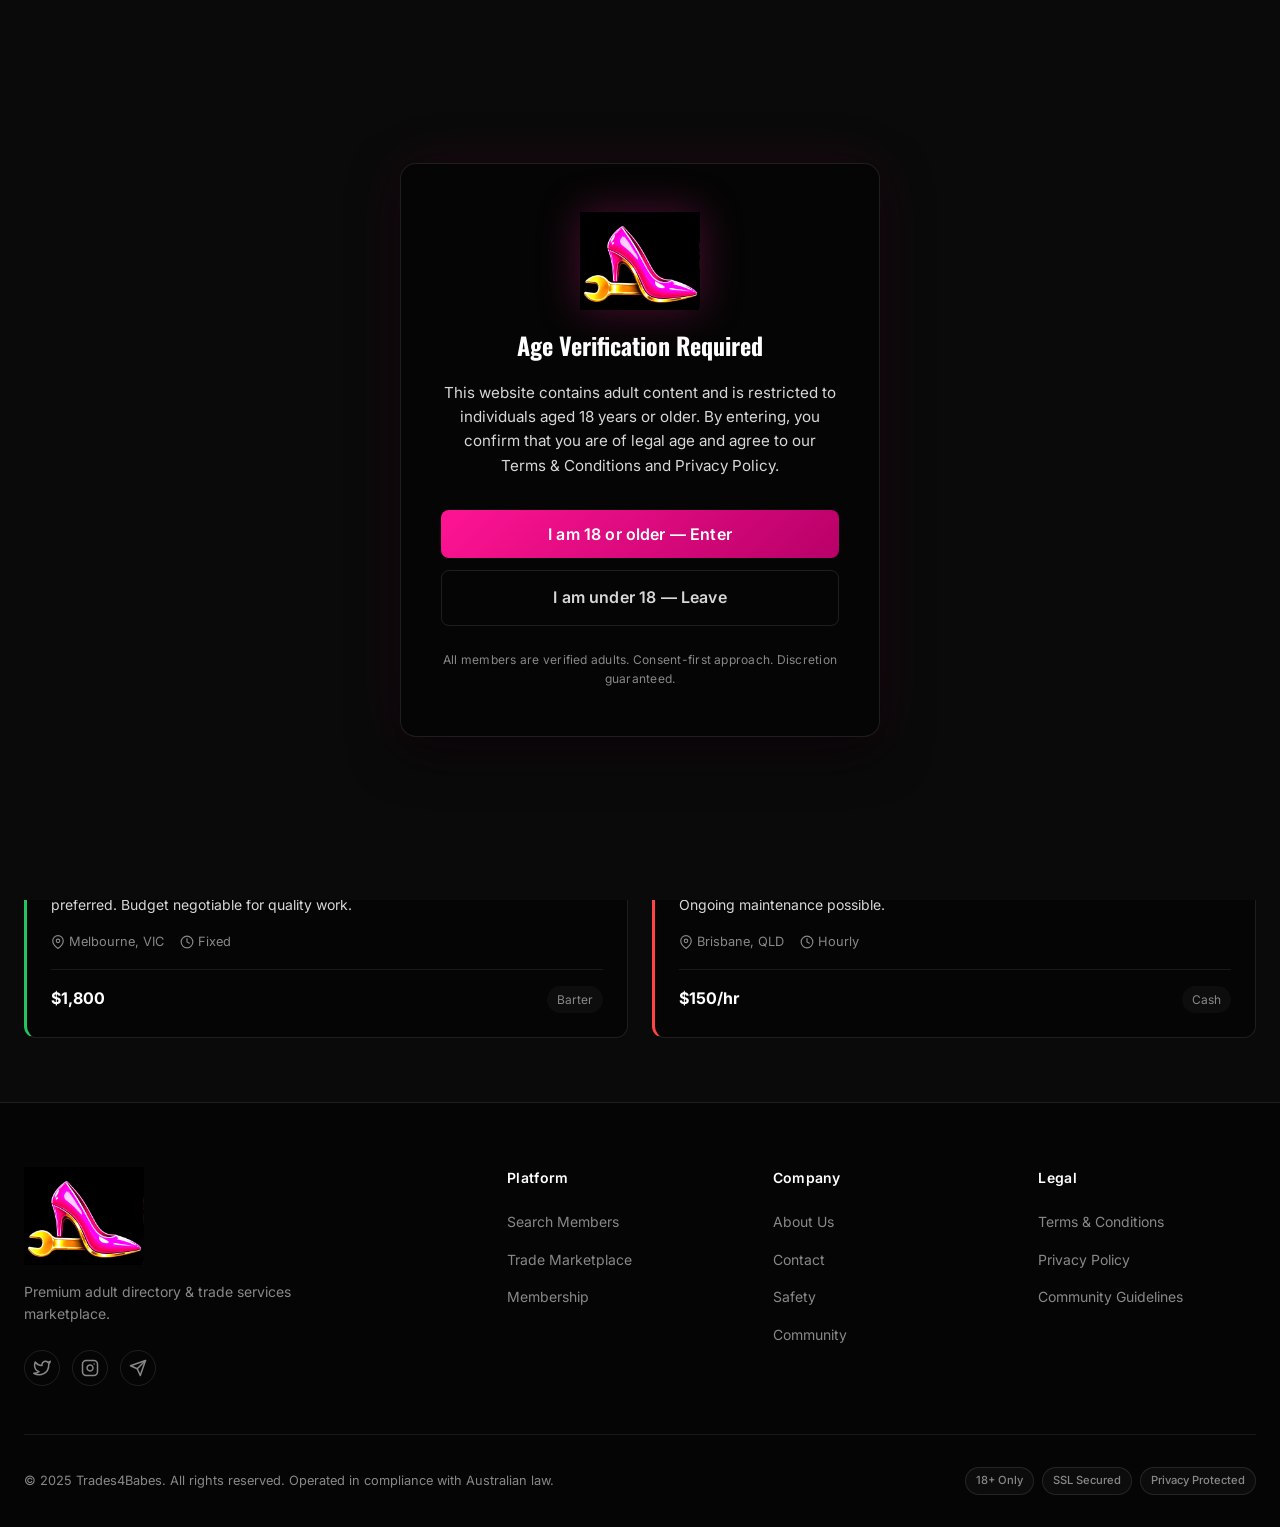
<file: marketplace.html>
<!DOCTYPE html>
<html lang="en">
<head>
    <meta charset="UTF-8">
    <meta name="viewport" content="width=device-width, initial-scale=1.0">
    <meta name="description" content="Trades4Babes Trade Marketplace. Post and find trade service requests across Australia.">
    <title>Trade Marketplace | Trades4Babes</title>
    <link rel="icon" type="image/png" href="favicon.png">
    <link rel="preconnect" href="https://fonts.googleapis.com">
    <link rel="preconnect" href="https://fonts.gstatic.com" crossorigin>
    <link href="https://fonts.googleapis.com/css2?family=Inter:wght@300;400;500;600;700;800;900&family=Oswald:wght@500;600;700&display=swap" rel="stylesheet">
    <link rel="stylesheet" href="styles.css">
</head>
<body>

<!-- ========== AGE GATE ========== -->
<div id="age-gate" class="age-gate">
    <div class="age-gate__overlay"></div>
    <div class="age-gate__modal">
        <div class="age-gate__logo">
            <img src="logo.png" alt="Trades4Babes Logo" class="age-gate__logo-img">
        </div>
        <h2 class="age-gate__title">Age Verification Required</h2>
        <p class="age-gate__text">
            This website contains adult content and is restricted to individuals aged 18 years or older. By entering, you confirm that you are of legal age and agree to our Terms & Conditions and Privacy Policy.
        </p>
        <div class="age-gate__actions">
            <button id="age-yes" class="btn btn--primary btn--large">I am 18 or older — Enter</button>
            <a href="https://www.google.com" class="btn btn--ghost btn--large">I am under 18 — Leave</a>
        </div>
        <p class="age-gate__disclaimer">
            All members are verified adults. Consent-first approach. Discretion guaranteed.
        </p>
    </div>
</div>

<!-- ========== LOGIN MODAL ========== -->
<div id="login-modal" class="modal">
    <div class="modal__overlay" data-close-modal></div>
    <div class="modal__content">
        <button class="modal__close" data-close-modal aria-label="Close modal">
            <svg width="24" height="24" viewBox="0 0 24 24" fill="none" stroke="currentColor" stroke-width="2" stroke-linecap="round" stroke-linejoin="round"><line x1="18" y1="6" x2="6" y2="18"></line><line x1="6" y1="6" x2="18" y2="18"></line></svg>
        </button>
        <div class="modal__tabs">
            <button class="modal__tab active" data-tab="login">Login</button>
            <button class="modal__tab" data-tab="register">Join Now</button>
        </div>
        <div id="tab-login" class="modal__panel active">
            <h3 class="modal__title">Welcome Back</h3>
            <form class="form" id="login-form">
                <div class="form__group">
                    <label class="form__label">Email</label>
                    <input type="email" class="form__input" placeholder="your@email.com" required>
                </div>
                <div class="form__group">
                    <label class="form__label">Password</label>
                    <input type="password" class="form__input" placeholder="••••••••" required>
                </div>
                <button type="submit" class="btn btn--primary btn--full">Login</button>
            </form>
            <p class="modal__footer">New here? <a href="#" class="form__link" data-switch-tab="register">Create an account</a></p>
        </div>
        <div id="tab-register" class="modal__panel">
            <h3 class="modal__title">Join Trades4Babes</h3>
            <form class="form" id="register-form">
                <div class="form__group">
                    <label class="form__label">Display Name</label>
                    <input type="text" class="form__input" placeholder="Your display name" required>
                </div>
                <div class="form__group">
                    <label class="form__label">Email</label>
                    <input type="email" class="form__input" placeholder="your@email.com" required>
                </div>
                <div class="form__group">
                    <label class="form__label">Password</label>
                    <input type="password" class="form__input" placeholder="Min 8 characters" required>
                </div>
                <button type="submit" class="btn btn--primary btn--full">Create Account</button>
                <div class="promo-badge" style="margin-top: 16px; justify-content: center;">
                    <span class="promo-badge__code">WELCOME26</span>
                    <span class="promo-badge__text">First Month FREE</span>
                </div>
            </form>
            <p class="modal__footer">Already a member? <a href="#" class="form__link" data-switch-tab="login">Login</a></p>
        </div>
    </div>
</div>

<!-- ========== HEADER ========== -->
<header class="header" id="header">
    <div class="container header__container">
        <a href="index.html" class="header__logo">
            <img src="logo.png" alt="Trades4Babes" class="header__logo-img">
        </a>
        <nav class="header__nav" id="main-nav">
            <a href="index.html" class="header__link">Home</a>
            <a href="search.html" class="header__link">Search</a>
            <a href="marketplace.html" class="header__link active">Marketplace</a>
            <a href="about.html" class="header__link">About</a>
        </nav>
        <div class="header__actions">
            <a href="#" class="btn btn--secondary btn--small" data-open-modal="login-modal" data-tab-trigger="register">Join Now</a>
            <a href="#" class="btn btn--ghost btn--small" data-open-modal="login-modal" data-tab-trigger="login">Login</a>
            <button class="header__menu-btn" id="menu-toggle" aria-label="Toggle menu">
                <svg width="24" height="24" viewBox="0 0 24 24" fill="none" stroke="currentColor" stroke-width="2" stroke-linecap="round" stroke-linejoin="round"><line x1="3" y1="12" x2="21" y2="12"></line><line x1="3" y1="6" x2="21" y2="6"></line><line x1="3" y1="18" x2="21" y2="18"></line></svg>
            </button>
        </div>
    </div>
</header>

<!-- Mobile Navigation -->
<div class="mobile-nav" id="mobile-nav">
    <div class="mobile-nav__overlay" id="mobile-nav-overlay"></div>
    <div class="mobile-nav__panel">
        <div class="mobile-nav__header">
            <img src="logo.png" alt="Trades4Babes" class="mobile-nav__logo">
            <button class="mobile-nav__close" id="mobile-nav-close" aria-label="Close menu">
                <svg width="24" height="24" viewBox="0 0 24 24" fill="none" stroke="currentColor" stroke-width="2" stroke-linecap="round" stroke-linejoin="round"><line x1="18" y1="6" x2="6" y2="18"></line><line x1="6" y1="6" x2="18" y2="18"></line></svg>
            </button>
        </div>
        <nav class="mobile-nav__links">
            <a href="index.html" class="mobile-nav__link">Home</a>
            <a href="search.html" class="mobile-nav__link">Search Members</a>
            <a href="marketplace.html" class="mobile-nav__link active">Trade Marketplace</a>
            <a href="about.html" class="mobile-nav__link">About</a>
        </nav>
        <div class="mobile-nav__actions">
            <a href="#" class="btn btn--primary btn--full" data-open-modal="login-modal" data-tab-trigger="register">Join Now</a>
            <a href="#" class="btn btn--ghost btn--full" data-open-modal="login-modal" data-tab-trigger="login">Login</a>
        </div>
    </div>
</div>

<!-- ========== MARKETPLACE HERO ========== -->
<section class="marketplace-hero">
    <div class="container">
        <h1 class="marketplace-hero__title">Trade Marketplace</h1>
        <p class="marketplace-hero__desc">Post trade requests or browse services needed by members. From plumbing to IT, find skilled tradespeople ready to negotiate.</p>
        <div class="marketplace-hero__actions">
            <a href="#" class="btn btn--primary" data-open-modal="login-modal" data-tab-trigger="register">Post a Request</a>
            <a href="index.html#how-it-works" class="btn btn--ghost">How It Works</a>
        </div>
    </div>
</section>

<!-- ========== LISTINGS ========== -->
<section class="section section--compact" style="padding-top: 0;">
    <div class="container">
        <div class="filters">
            <button class="filter-chip active">All</button>
            <button class="filter-chip">Plumbing</button>
            <button class="filter-chip">Electrical</button>
            <button class="filter-chip">Carpentry</button>
            <button class="filter-chip">IT</button>
            <button class="filter-chip">Automotive</button>
            <button class="filter-chip">Cleaning</button>
            <button class="filter-chip">Handyman</button>
        </div>

        <div class="listing-grid" id="listing-grid">
            <!-- Injected by JS -->
        </div>
    </div>
</section>

<!-- ========== FOOTER ========== -->
<footer class="footer">
    <div class="container">
        <div class="footer__grid">
            <div class="footer__brand">
                <img src="logo.png" alt="Trades4Babes" class="footer__logo">
                <p class="footer__tagline">Premium adult directory & trade services marketplace.</p>
                <div class="footer__social">
                    <a href="#" class="footer__social-link" aria-label="Twitter">
                        <svg width="18" height="18" viewBox="0 0 24 24" fill="none" stroke="currentColor" stroke-width="2" stroke-linecap="round" stroke-linejoin="round"><path d="M23 3a10.9 10.9 0 0 1-3.14 1.53 4.48 4.48 0 0 0-7.86 3v1A10.66 10.66 0 0 1 3 4s-4 9 5 13a11.64 11.64 0 0 1-7 2c9 5 20 0 20-11.5a4.5 4.5 0 0 0-.08-.83A7.72 7.72 0 0 0 23 3z"></path></svg>
                    </a>
                    <a href="#" class="footer__social-link" aria-label="Instagram">
                        <svg width="18" height="18" viewBox="0 0 24 24" fill="none" stroke="currentColor" stroke-width="2" stroke-linecap="round" stroke-linejoin="round"><rect x="2" y="2" width="20" height="20" rx="5" ry="5"></rect><path d="M16 11.37A4 4 0 1 1 12.63 8 4 4 0 0 1 16 11.37z"></path><line x1="17.5" y1="6.5" x2="17.51" y2="6.5"></line></svg>
                    </a>
                    <a href="#" class="footer__social-link" aria-label="Telegram">
                        <svg width="18" height="18" viewBox="0 0 24 24" fill="none" stroke="currentColor" stroke-width="2" stroke-linecap="round" stroke-linejoin="round"><line x1="22" y1="2" x2="11" y2="13"></line><polygon points="22 2 15 22 11 13 2 9 22 2"></polygon></svg>
                    </a>
                </div>
            </div>
            <div class="footer__col">
                <h4 class="footer__heading">Platform</h4>
                <ul class="footer__links">
                    <li><a href="search.html" class="footer__link">Search Members</a></li>
                    <li><a href="marketplace.html" class="footer__link">Trade Marketplace</a></li>
                    <li><a href="index.html#membership" class="footer__link">Membership</a></li>
                </ul>
            </div>
            <div class="footer__col">
                <h4 class="footer__heading">Company</h4>
                <ul class="footer__links">
                    <li><a href="about.html" class="footer__link">About Us</a></li>
                    <li><a href="about.html#contact" class="footer__link">Contact</a></li>
                    <li><a href="about.html#safety" class="footer__link">Safety</a></li>
                    <li><a href="about.html#community" class="footer__link">Community</a></li>
                </ul>
            </div>
            <div class="footer__col">
                <h4 class="footer__heading">Legal</h4>
                <ul class="footer__links">
                    <li><a href="about.html#terms" class="footer__link">Terms & Conditions</a></li>
                    <li><a href="about.html#privacy" class="footer__link">Privacy Policy</a></li>
                    <li><a href="about.html#guidelines" class="footer__link">Community Guidelines</a></li>
                </ul>
            </div>
        </div>
        <div class="footer__bottom">
            <p class="footer__copy">© 2025 Trades4Babes. All rights reserved. Operated in compliance with Australian law.</p>
            <div class="footer__badges">
                <span class="footer__badge">18+ Only</span>
                <span class="footer__badge">SSL Secured</span>
                <span class="footer__badge">Privacy Protected</span>
            </div>
        </div>
    </div>
</footer>

<div class="toast-container" id="toast-container"></div>
<script src="scripts.js"></script>
</body>
</html>
</file>
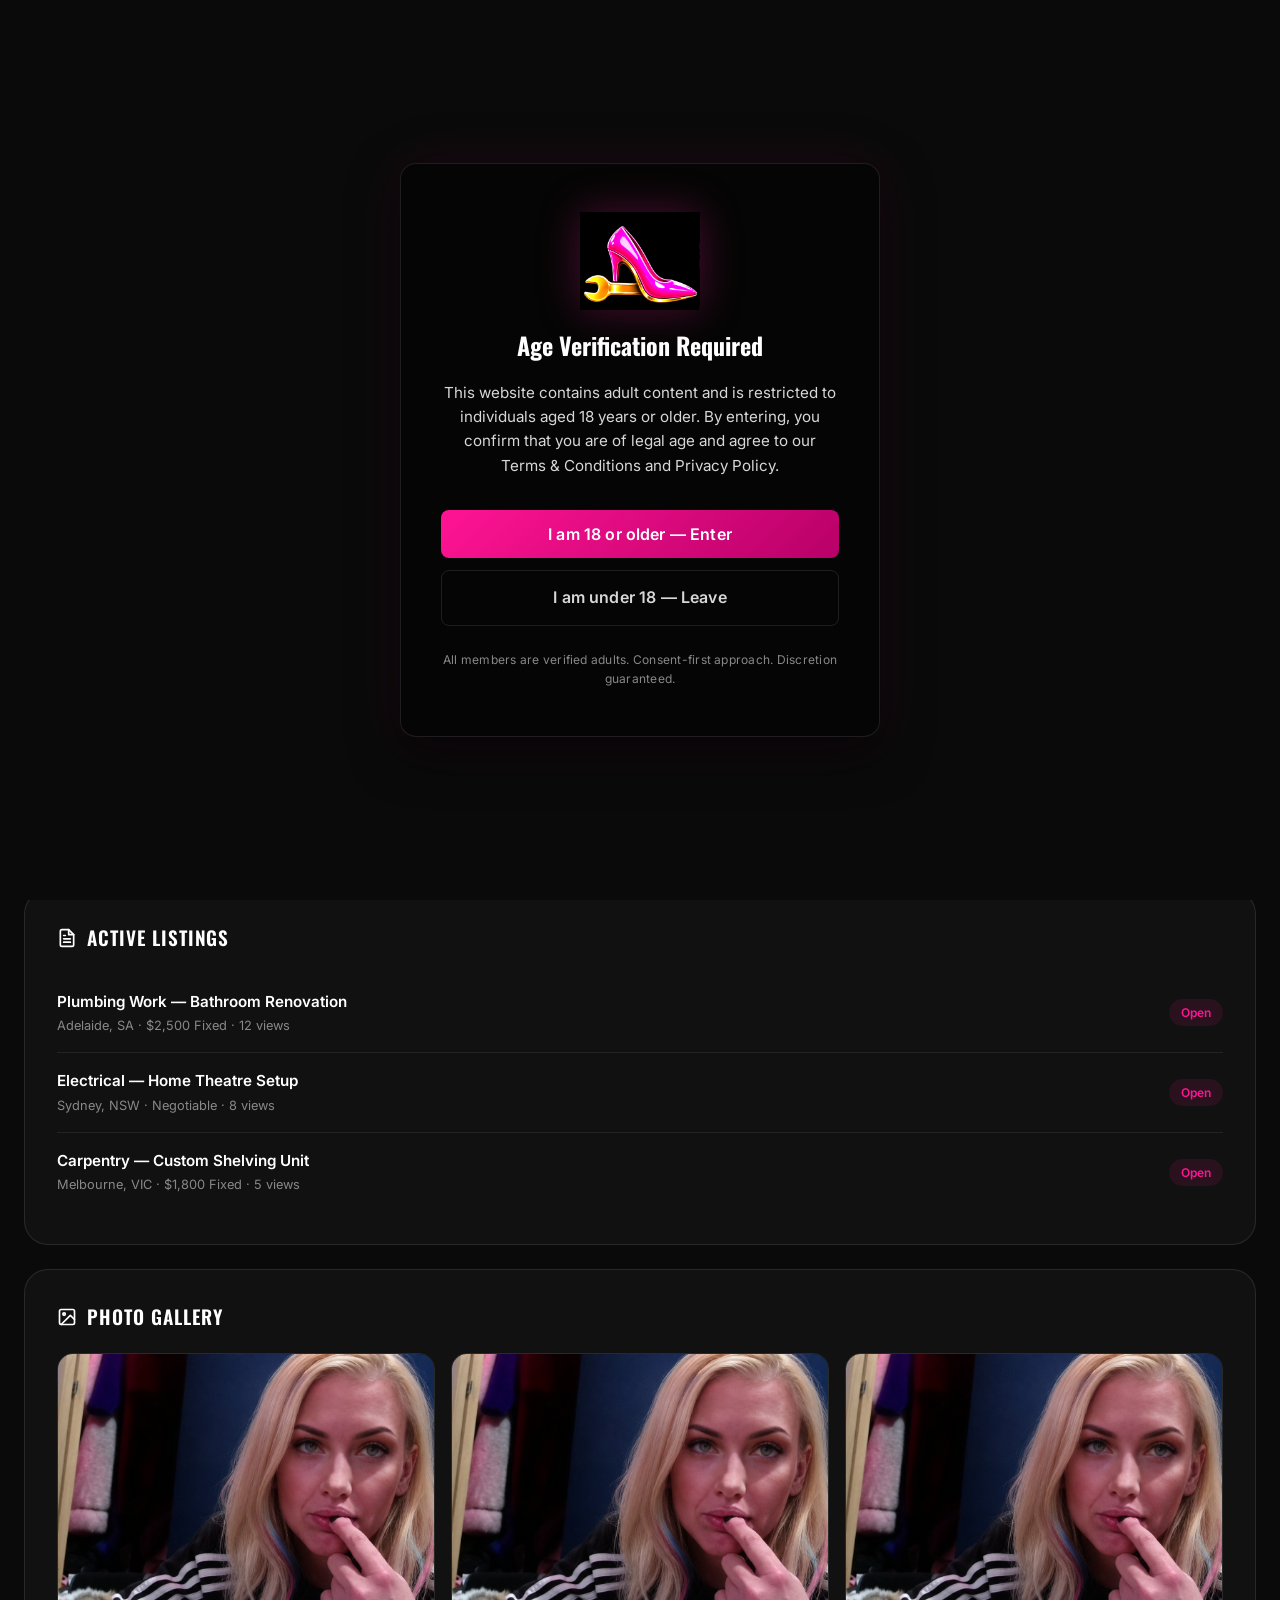
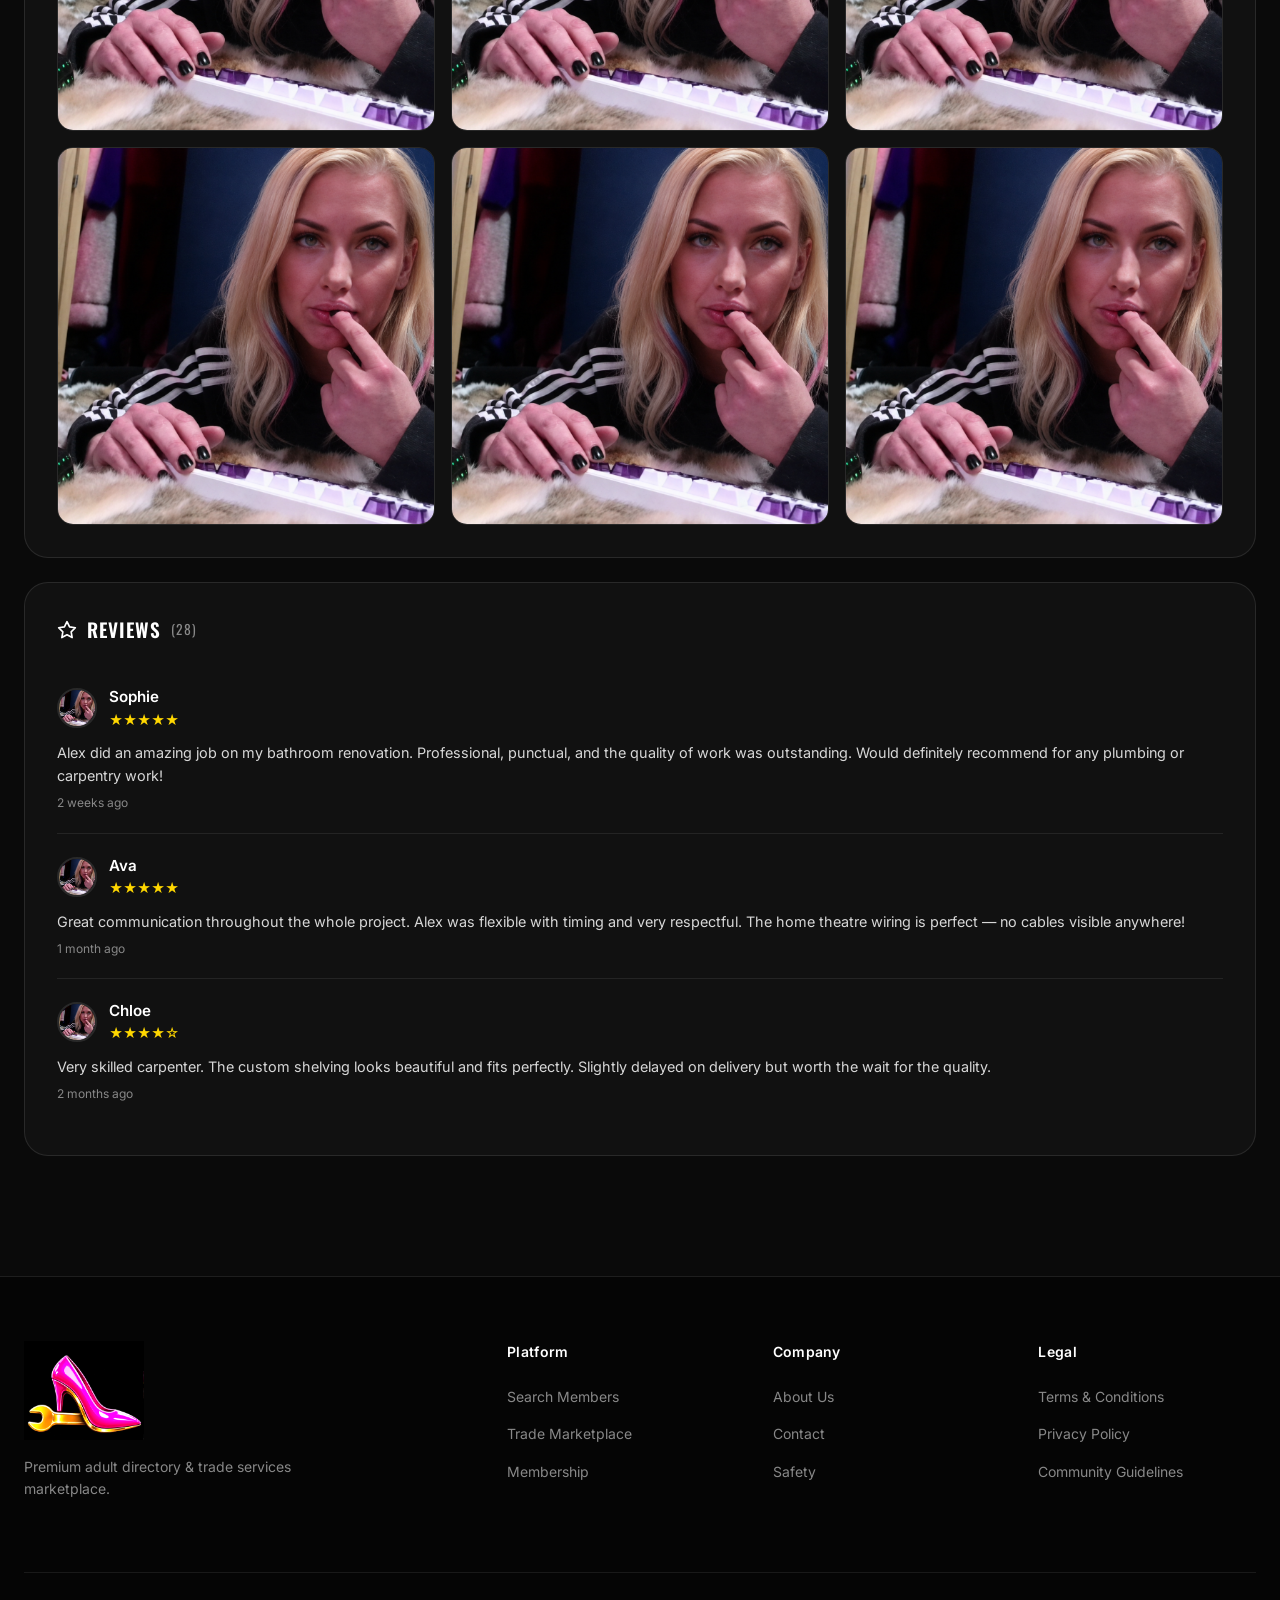
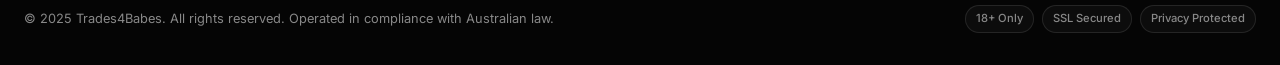
<file: profile.html>
<!DOCTYPE html>
<html lang="en">
<head>
    <meta charset="UTF-8">
    <meta name="viewport" content="width=device-width, initial-scale=1.0">
    <meta name="description" content="Alex's profile on Trades4Babes. View services, listings, and connect.">
    <title>Alex (29) — Adelaide, SA | Trades4Babes</title>
    <link rel="icon" type="image/png" href="favicon.png">
    <link rel="preconnect" href="https://fonts.googleapis.com">
    <link rel="preconnect" href="https://fonts.gstatic.com" crossorigin>
    <link href="https://fonts.googleapis.com/css2?family=Inter:wght@300;400;500;600;700;800;900&family=Oswald:wght@500;600;700&display=swap" rel="stylesheet">
    <link rel="stylesheet" href="styles.css">
    <style>
        .profile-hero { padding-top: 120px; padding-bottom: 40px; }
        .profile-hero__card { background: var(--color-bg-elevated); border: 1px solid var(--color-border); border-radius: 24px; padding: 40px; display: flex; gap: 40px; align-items: flex-start; }
        .profile-hero__photo { width: 200px; height: 200px; border-radius: 24px; object-fit: cover; border: 3px solid var(--color-primary); box-shadow: 0 0 30px rgba(255,20,147,0.25); flex-shrink: 0; }
        .profile-hero__info { flex: 1; }
        .profile-hero__name { font-family: var(--font-display); font-size: 2.2rem; font-weight: 700; text-transform: uppercase; letter-spacing: 0.05em; margin-bottom: 8px; display: flex; align-items: center; gap: 12px; flex-wrap: wrap; }
        .profile-hero__badges { display: flex; gap: 8px; flex-wrap: wrap; margin-bottom: 16px; }
        .profile-hero__badge { display: inline-flex; align-items: center; gap: 6px; padding: 6px 14px; border-radius: 999px; font-size: 0.75rem; font-weight: 700; text-transform: uppercase; letter-spacing: 0.05em; }
        .profile-hero__badge--verified { background: rgba(34,197,94,0.15); color: #22C55E; border: 1px solid rgba(34,197,94,0.3); }
        .profile-hero__badge--premium { background: linear-gradient(135deg, #FFD700, #FF1493); color: #0a0a0a; }
        .profile-hero__meta { color: var(--color-text-muted); font-size: 0.95rem; margin-bottom: 20px; display: flex; gap: 20px; flex-wrap: wrap; }
        .profile-hero__meta span { display: flex; align-items: center; gap: 6px; }
        .profile-hero__stats { display: flex; gap: 32px; margin-bottom: 24px; }
        .profile-hero__stat { text-align: center; }
        .profile-hero__stat-value { font-family: var(--font-display); font-size: 1.6rem; font-weight: 700; color: var(--color-primary); }
        .profile-hero__stat-label { font-size: 0.8rem; color: var(--color-text-muted); }
        .profile-hero__actions { display: flex; gap: 12px; flex-wrap: wrap; }
        .profile-hero__bio { font-size: 1rem; line-height: 1.7; color: var(--color-text-secondary); max-width: 600px; margin-top: 16px; }
        .profile-section { background: var(--color-bg-elevated); border: 1px solid var(--color-border); border-radius: 24px; padding: 32px; margin-bottom: 24px; }
        .profile-section__title { font-family: var(--font-display); font-size: 1.2rem; font-weight: 600; text-transform: uppercase; letter-spacing: 0.05em; margin-bottom: 20px; display: flex; align-items: center; gap: 10px; }
        .services-grid { display: flex; flex-wrap: wrap; gap: 10px; }
        .service-tag { padding: 10px 20px; border-radius: 999px; border: 1px solid var(--color-border); font-size: 0.9rem; font-weight: 500; color: var(--color-text-secondary); transition: all 0.2s; }
        .service-tag:hover { border-color: var(--color-primary); color: var(--color-primary); background: rgba(255,20,147,0.05); }
        .gallery-grid { display: grid; grid-template-columns: repeat(3, 1fr); gap: 16px; }
        .gallery-grid img { width: 100%; aspect-ratio: 1; object-fit: cover; border-radius: 16px; border: 1px solid var(--color-border); transition: all 0.2s; cursor: pointer; }
        .gallery-grid img:hover { transform: scale(1.02); border-color: var(--color-primary); }
        .review-card { padding: 20px 0; border-bottom: 1px solid var(--color-divider); }
        .review-card:last-child { border-bottom: none; }
        .review-card__header { display: flex; align-items: center; gap: 12px; margin-bottom: 10px; }
        .review-card__avatar { width: 40px; height: 40px; border-radius: 50%; object-fit: cover; border: 2px solid var(--color-border); }
        .review-card__name { font-weight: 600; font-size: 0.95rem; }
        .review-card__stars { color: var(--color-gold); font-size: 0.85rem; }
        .review-card__text { font-size: 0.9rem; color: var(--color-text-secondary); line-height: 1.6; }
        .review-card__time { font-size: 0.75rem; color: var(--color-text-muted); margin-top: 6px; }
        .listing-compact { display: flex; justify-content: space-between; align-items: center; padding: 16px 0; border-bottom: 1px solid var(--color-divider); }
        .listing-compact:last-child { border-bottom: none; }
        .listing-compact__title { font-weight: 600; font-size: 0.95rem; }
        .listing-compact__meta { font-size: 0.8rem; color: var(--color-text-muted); margin-top: 2px; }
        .listing-compact__badge { font-size: 0.75rem; font-weight: 600; padding: 4px 12px; border-radius: 999px; background: rgba(255,20,147,0.1); color: var(--color-primary); }
        @media (max-width: 768px) { .profile-hero__card { flex-direction: column; align-items: center; text-align: center; } .profile-hero__photo { width: 150px; height: 150px; } .gallery-grid { grid-template-columns: repeat(2, 1fr); } }
    </style>
</head>
<body>

<!-- ========== AGE GATE ========== -->
<div id="age-gate" class="age-gate">
    <div class="age-gate__overlay"></div>
    <div class="age-gate__modal">
        <div class="age-gate__logo">
            <img src="logo.png" alt="Trades4Babes Logo" class="age-gate__logo-img">
        </div>
        <h2 class="age-gate__title">Age Verification Required</h2>
        <p class="age-gate__text">This website contains adult content and is restricted to individuals aged 18 years or older. By entering, you confirm that you are of legal age and agree to our Terms & Conditions and Privacy Policy.</p>
        <div class="age-gate__actions">
            <button id="age-yes" class="btn btn--primary btn--large">I am 18 or older — Enter</button>
            <a href="https://www.google.com" class="btn btn--ghost btn--large">I am under 18 — Leave</a>
        </div>
        <p class="age-gate__disclaimer">All members are verified adults. Consent-first approach. Discretion guaranteed.</p>
    </div>
</div>

<!-- ========== LOGIN MODAL ========== -->
<div id="login-modal" class="modal">
    <div class="modal__overlay" data-close-modal></div>
    <div class="modal__content">
        <button class="modal__close" data-close-modal aria-label="Close modal">
            <svg width="24" height="24" viewBox="0 0 24 24" fill="none" stroke="currentColor" stroke-width="2" stroke-linecap="round" stroke-linejoin="round"><line x1="18" y1="6" x2="6" y2="18"></line><line x1="6" y1="6" x2="18" y2="18"></line></svg>
        </button>
        <div class="modal__tabs">
            <button class="modal__tab active" data-tab="login">Login</button>
            <button class="modal__tab" data-tab="register">Join Now</button>
        </div>
        <div id="tab-login" class="modal__panel active">
            <h3 class="modal__title">Welcome Back</h3>
            <form class="form" onsubmit="event.preventDefault(); localStorage.setItem('trades4babes_demo_user','true'); showToast('Demo login successful! Welcome back, Alex.'); setTimeout(()=>window.location.href='dashboard.html', 600);">
                <div class="form__group">
                    <label class="form__label">Email</label>
                    <input type="email" class="form__input" value="alex.demo@email.com" required>
                </div>
                <div class="form__group">
                    <label class="form__label">Password</label>
                    <input type="password" class="form__input" value="demo1234" required>
                </div>
                <button type="submit" class="btn btn--primary btn--full">Login</button>
            </form>
            <p class="modal__footer">New here? <a href="#" class="form__link" data-switch-tab="register">Create an account</a></p>
        </div>
        <div id="tab-register" class="modal__panel">
            <h3 class="modal__title">Join Trades4Babes</h3>
            <form class="form" onsubmit="event.preventDefault(); localStorage.setItem('trades4babes_demo_user','true'); showToast('Demo account created! Redirecting...'); setTimeout(()=>window.location.href='dashboard.html', 600);">
                <div class="form__group">
                    <label class="form__label">Display Name</label>
                    <input type="text" class="form__input" value="Alex" required>
                </div>
                <div class="form__group">
                    <label class="form__label">Email</label>
                    <input type="email" class="form__input" value="alex.demo@email.com" required>
                </div>
                <div class="form__group">
                    <label class="form__label">Password</label>
                    <input type="password" class="form__input" value="demo1234" required>
                </div>
                <button type="submit" class="btn btn--primary btn--full">Create Account</button>
                <div class="promo-badge" style="margin-top: 16px; justify-content: center;">
                    <span class="promo-badge__code">WELCOME26</span>
                    <span class="promo-badge__text">First Month FREE</span>
                </div>
            </form>
            <p class="modal__footer">Already a member? <a href="#" class="form__link" data-switch-tab="login">Login</a></p>
        </div>
    </div>
</div>

<!-- ========== HEADER ========== -->
<header class="header" id="header">
    <div class="container header__container">
        <a href="index.html" class="header__logo">
            <img src="logo.png" alt="Trades4Babes" class="header__logo-img">
        </a>
        <nav class="header__nav" id="main-nav">
            <a href="index.html" class="header__link">Home</a>
            <a href="search.html" class="header__link">Search</a>
            <a href="marketplace.html" class="header__link">Marketplace</a>
            <a href="about.html" class="header__link">About</a>
        </nav>
        <div class="header__actions" id="header-actions">
            <a href="#" class="btn btn--secondary btn--small" data-open-modal="login-modal" data-tab-trigger="register">Join Now</a>
            <a href="#" class="btn btn--ghost btn--small" data-open-modal="login-modal" data-tab-trigger="login">Login</a>
            <button class="header__menu-btn" id="menu-toggle" aria-label="Toggle menu">
                <svg width="24" height="24" viewBox="0 0 24 24" fill="none" stroke="currentColor" stroke-width="2" stroke-linecap="round" stroke-linejoin="round"><line x1="3" y1="12" x2="21" y2="12"></line><line x1="3" y1="6" x2="21" y2="6"></line><line x1="3" y1="18" x2="21" y2="18"></line></svg>
            </button>
        </div>
    </div>
</header>

<!-- Mobile Navigation -->
<div class="mobile-nav" id="mobile-nav">
    <div class="mobile-nav__overlay" id="mobile-nav-overlay"></div>
    <div class="mobile-nav__panel">
        <div class="mobile-nav__header">
            <img src="logo.png" alt="Trades4Babes" class="mobile-nav__logo">
            <button class="mobile-nav__close" id="mobile-nav-close" aria-label="Close menu">
                <svg width="24" height="24" viewBox="0 0 24 24" fill="none" stroke="currentColor" stroke-width="2" stroke-linecap="round" stroke-linejoin="round"><line x1="18" y1="6" x2="6" y2="18"></line><line x1="6" y1="6" x2="18" y2="18"></line></svg>
            </button>
        </div>
        <nav class="mobile-nav__links">
            <a href="index.html" class="mobile-nav__link">Home</a>
            <a href="search.html" class="mobile-nav__link">Search Members</a>
            <a href="marketplace.html" class="mobile-nav__link">Trade Marketplace</a>
            <a href="about.html" class="mobile-nav__link">About</a>
        </nav>
        <div class="mobile-nav__actions" id="mobile-nav-actions">
            <a href="#" class="btn btn--primary btn--full" data-open-modal="login-modal" data-tab-trigger="register">Join Now</a>
            <a href="#" class="btn btn--ghost btn--full" data-open-modal="login-modal" data-tab-trigger="login">Login</a>
        </div>
    </div>
</div>

<!-- ========== PROFILE HERO ========== -->
<section class="profile-hero">
    <div class="container">
        <div class="profile-hero__card">
            <img src="character.png" alt="Alex" class="profile-hero__photo">
            <div class="profile-hero__info">
                <h1 class="profile-hero__name">Alex <span style="color:var(--color-text-muted);font-size:1.2rem;font-weight:400;">, 29</span></h1>
                <div class="profile-hero__badges">
                    <span class="profile-hero__badge profile-hero__badge--verified">
                        <svg width="12" height="12" viewBox="0 0 24 24" fill="none" stroke="currentColor" stroke-width="2" stroke-linecap="round" stroke-linejoin="round"><polyline points="20 6 9 17 4 12"></polyline></svg>
                        Verified
                    </span>
                    <span class="profile-hero__badge profile-hero__badge--premium">Premium</span>
                </div>
                <div class="profile-hero__meta">
                    <span>
                        <svg width="16" height="16" viewBox="0 0 24 24" fill="none" stroke="currentColor" stroke-width="2" stroke-linecap="round" stroke-linejoin="round"><path d="M21 10c0 7-9 13-9 13s-9-6-9-13a9 9 0 0 1 18 0z"></path><circle cx="12" cy="10" r="3"></circle></svg>
                        Adelaide, SA
                    </span>
                    <span>
                        <svg width="16" height="16" viewBox="0 0 24 24" fill="none" stroke="currentColor" stroke-width="2" stroke-linecap="round" stroke-linejoin="round"><path d="M20 21v-2a4 4 0 0 0-4-4H8a4 4 0 0 0-4 4v2"></path><circle cx="12" cy="7" r="4"></circle></svg>
                        Male
                    </span>
                    <span>
                        <svg width="16" height="16" viewBox="0 0 24 24" fill="none" stroke="currentColor" stroke-width="2" stroke-linecap="round" stroke-linejoin="round"><circle cx="12" cy="12" r="10"></circle><polyline points="12 6 12 12 16 14"></polyline></svg>
                        Last active 2m ago
                    </span>
                </div>
                <div class="profile-hero__stats">
                    <div class="profile-hero__stat">
                        <div class="profile-hero__stat-value">4.9</div>
                        <div class="profile-hero__stat-label">Rating</div>
                    </div>
                    <div class="profile-hero__stat">
                        <div class="profile-hero__stat-value">28</div>
                        <div class="profile-hero__stat-label">Reviews</div>
                    </div>
                    <div class="profile-hero__stat">
                        <div class="profile-hero__stat-value">6</div>
                        <div class="profile-hero__stat-label">Listings</div>
                    </div>
                    <div class="profile-hero__stat">
                        <div class="profile-hero__stat-value">1,247</div>
                        <div class="profile-hero__stat-label">Views</div>
                    </div>
                </div>
                <div class="profile-hero__actions">
                    <button class="btn btn--primary" data-open-modal="login-modal" data-tab-trigger="login">
                        <svg width="16" height="16" viewBox="0 0 24 24" fill="none" stroke="currentColor" stroke-width="2" stroke-linecap="round" stroke-linejoin="round"><path d="M4 4h16c1.1 0 2 .9 2 2v12c0 1.1-.9 2-2 2H4c-1.1 0-2-.9-2-2V6c0-1.1.9-2 2-2z"></path><polyline points="22,6 12,13 2,6"></polyline></svg>
                        Message Alex
                    </button>
                    <button class="btn btn--secondary" onclick="showToast('You need to login to add favorites.', 'info');">
                        <svg width="16" height="16" viewBox="0 0 24 24" fill="none" stroke="currentColor" stroke-width="2" stroke-linecap="round" stroke-linejoin="round"><path d="M20.84 4.61a5.5 5.5 0 0 0-7.78 0L12 5.67l-1.06-1.06a5.5 5.5 0 0 0-7.78 7.78l1.06 1.06L12 21.23l7.78-7.78 1.06-1.06a5.5 5.5 0 0 0 0-7.78z"></path></svg>
                        Add to Favorites
                    </button>
                    <button class="btn btn--ghost" onclick="showToast('Report submitted. Our team will review.', 'success');">
                        <svg width="16" height="16" viewBox="0 0 24 24" fill="none" stroke="currentColor" stroke-width="2" stroke-linecap="round" stroke-linejoin="round"><path d="M4 15s1-1 4-1 5 2 8 2 4-1 4-1V3s-1 1-4 1-5-2-8-2-4 1-4 1z"></path><line x1="4" y1="22" x2="4" y2="15"></line></svg>
                        Report Profile
                    </button>
                </div>
                <p class="profile-hero__bio">Licensed plumber and handyman based in Adelaide with 8+ years experience. Offering trade services in exchange for companionship and unique experiences. Verified, discreet, and professional. Open to negotiation on all arrangements — cash, trade, or barter. Available for residential and commercial work across SA.</p>
            </div>
        </div>
    </div>
</section>

<!-- ========== SERVICES ========== -->
<section class="section" style="padding-top:0;">
    <div class="container">
        <div class="profile-section">
            <h2 class="profile-section__title">
                <svg width="20" height="20" viewBox="0 0 24 24" fill="none" stroke="currentColor" stroke-width="2" stroke-linecap="round" stroke-linejoin="round"><path d="M14.7 6.3a1 1 0 0 0 0 1.4l1.6 1.6a1 1 0 0 0 1.4 0l3.77-3.77a6 6 0 0 1-7.94 7.94l-6.91 6.91a2.12 2.12 0 0 1-3-3l6.91-6.91a6 6 0 0 1 7.94-7.94l-3.76 3.76z"></path></svg>
                Services Offered
            </h2>
            <div class="services-grid">
                <span class="service-tag">Plumbing</span>
                <span class="service-tag">Electrical</span>
                <span class="service-tag">Carpentry</span>
                <span class="service-tag">Handyman</span>
                <span class="service-tag">IT Support</span>
                <span class="service-tag">Bathroom Renovation</span>
                <span class="service-tag">Home Theatre Setup</span>
                <span class="service-tag">Network Installation</span>
            </div>
        </div>

        <div class="profile-section">
            <h2 class="profile-section__title">
                <svg width="20" height="20" viewBox="0 0 24 24" fill="none" stroke="currentColor" stroke-width="2" stroke-linecap="round" stroke-linejoin="round"><path d="M14 2H6a2 2 0 0 0-2 2v16a2 2 0 0 0 2 2h12a2 2 0 0 0 2-2V8z"></path><polyline points="14 2 14 8 20 8"></polyline><line x1="16" y1="13" x2="8" y2="13"></line><line x1="16" y1="17" x2="8" y2="17"></line><polyline points="10 9 9 9 8 9"></polyline></svg>
                Active Listings
            </h2>
            <div class="listing-compact">
                <div>
                    <div class="listing-compact__title">Plumbing Work — Bathroom Renovation</div>
                    <div class="listing-compact__meta">Adelaide, SA &middot; $2,500 Fixed &middot; 12 views</div>
                </div>
                <span class="listing-compact__badge">Open</span>
            </div>
            <div class="listing-compact">
                <div>
                    <div class="listing-compact__title">Electrical — Home Theatre Setup</div>
                    <div class="listing-compact__meta">Sydney, NSW &middot; Negotiable &middot; 8 views</div>
                </div>
                <span class="listing-compact__badge">Open</span>
            </div>
            <div class="listing-compact">
                <div>
                    <div class="listing-compact__title">Carpentry — Custom Shelving Unit</div>
                    <div class="listing-compact__meta">Melbourne, VIC &middot; $1,800 Fixed &middot; 5 views</div>
                </div>
                <span class="listing-compact__badge">Open</span>
            </div>
        </div>

        <div class="profile-section">
            <h2 class="profile-section__title">
                <svg width="20" height="20" viewBox="0 0 24 24" fill="none" stroke="currentColor" stroke-width="2" stroke-linecap="round" stroke-linejoin="round"><rect x="3" y="3" width="18" height="18" rx="2" ry="2"></rect><circle cx="8.5" cy="8.5" r="1.5"></circle><polyline points="21 15 16 10 5 21"></polyline></svg>
                Photo Gallery
            </h2>
            <div class="gallery-grid">
                <img src="character.png" alt="Gallery 1" onclick="showToast('Gallery lightbox coming soon!', 'info');">
                <img src="character.png" alt="Gallery 2" onclick="showToast('Gallery lightbox coming soon!', 'info');">
                <img src="character.png" alt="Gallery 3" onclick="showToast('Gallery lightbox coming soon!', 'info');">
                <img src="character.png" alt="Gallery 4" onclick="showToast('Gallery lightbox coming soon!', 'info');">
                <img src="character.png" alt="Gallery 5" onclick="showToast('Gallery lightbox coming soon!', 'info');">
                <img src="character.png" alt="Gallery 6" onclick="showToast('Gallery lightbox coming soon!', 'info');">
            </div>
        </div>

        <div class="profile-section">
            <h2 class="profile-section__title">
                <svg width="20" height="20" viewBox="0 0 24 24" fill="none" stroke="currentColor" stroke-width="2" stroke-linecap="round" stroke-linejoin="round"><polygon points="12 2 15.09 8.26 22 9.27 17 14.14 18.18 21.02 12 17.77 5.82 21.02 7 14.14 2 9.27 8.91 8.26 12 2"></polygon></svg>
                Reviews <span style="color:var(--color-text-muted);font-size:0.85rem;font-weight:400;">(28)</span>
            </h2>
            <div class="review-card">
                <div class="review-card__header">
                    <img src="character.png" alt="Sophie" class="review-card__avatar">
                    <div>
                        <div class="review-card__name">Sophie</div>
                        <div class="review-card__stars">★★★★★</div>
                    </div>
                </div>
                <p class="review-card__text">Alex did an amazing job on my bathroom renovation. Professional, punctual, and the quality of work was outstanding. Would definitely recommend for any plumbing or carpentry work!</p>
                <div class="review-card__time">2 weeks ago</div>
            </div>
            <div class="review-card">
                <div class="review-card__header">
                    <img src="character.png" alt="Ava" class="review-card__avatar">
                    <div>
                        <div class="review-card__name">Ava</div>
                        <div class="review-card__stars">★★★★★</div>
                    </div>
                </div>
                <p class="review-card__text">Great communication throughout the whole project. Alex was flexible with timing and very respectful. The home theatre wiring is perfect — no cables visible anywhere!</p>
                <div class="review-card__time">1 month ago</div>
            </div>
            <div class="review-card">
                <div class="review-card__header">
                    <img src="character.png" alt="Chloe" class="review-card__avatar">
                    <div>
                        <div class="review-card__name">Chloe</div>
                        <div class="review-card__stars">★★★★☆</div>
                    </div>
                </div>
                <p class="review-card__text">Very skilled carpenter. The custom shelving looks beautiful and fits perfectly. Slightly delayed on delivery but worth the wait for the quality.</p>
                <div class="review-card__time">2 months ago</div>
            </div>
        </div>
    </div>
</section>

<!-- ========== FOOTER ========== -->
<footer class="footer">
    <div class="container">
        <div class="footer__grid">
            <div class="footer__brand">
                <img src="logo.png" alt="Trades4Babes" class="footer__logo">
                <p class="footer__tagline">Premium adult directory & trade services marketplace.</p>
            </div>
            <div class="footer__col">
                <h4 class="footer__heading">Platform</h4>
                <ul class="footer__links">
                    <li><a href="search.html" class="footer__link">Search Members</a></li>
                    <li><a href="marketplace.html" class="footer__link">Trade Marketplace</a></li>
                    <li><a href="index.html#membership" class="footer__link">Membership</a></li>
                </ul>
            </div>
            <div class="footer__col">
                <h4 class="footer__heading">Company</h4>
                <ul class="footer__links">
                    <li><a href="about.html" class="footer__link">About Us</a></li>
                    <li><a href="about.html#contact" class="footer__link">Contact</a></li>
                    <li><a href="about.html#safety" class="footer__link">Safety</a></li>
                </ul>
            </div>
            <div class="footer__col">
                <h4 class="footer__heading">Legal</h4>
                <ul class="footer__links">
                    <li><a href="about.html#terms" class="footer__link">Terms & Conditions</a></li>
                    <li><a href="about.html#privacy" class="footer__link">Privacy Policy</a></li>
                    <li><a href="about.html#guidelines" class="footer__link">Community Guidelines</a></li>
                </ul>
            </div>
        </div>
        <div class="footer__bottom">
            <p class="footer__copy">© 2025 Trades4Babes. All rights reserved. Operated in compliance with Australian law.</p>
            <div class="footer__badges">
                <span class="footer__badge">18+ Only</span>
                <span class="footer__badge">SSL Secured</span>
                <span class="footer__badge">Privacy Protected</span>
            </div>
        </div>
    </div>
</footer>

<div class="toast-container" id="toast-container"></div>
<script src="scripts.js"></script>
<script>
(function() {
    // Check if user is logged in (demo mode) and update header
    if (localStorage.getItem('trades4babes_demo_user') === 'true') {
        // Update header actions to show logged-in user
        const headerActions = document.getElementById('header-actions');
        if (headerActions) {
            headerActions.innerHTML = `
                <a href="dashboard.html" class="header__link" style="display:flex;align-items:center;gap:8px;">
                    <img src="character.png" alt="Alex" style="width:32px;height:32px;border-radius:50%;object-fit:cover;border:2px solid var(--color-primary);">
                    <span style="font-size:0.85rem;font-weight:600;">Alex</span>
                </a>
                <a href="dashboard.html" class="btn btn--secondary btn--small">Dashboard</a>
                <button class="header__menu-btn" id="menu-toggle" aria-label="Toggle menu">
                    <svg width="24" height="24" viewBox="0 0 24 24" fill="none" stroke="currentColor" stroke-width="2" stroke-linecap="round" stroke-linejoin="round"><line x1="3" y1="12" x2="21" y2="12"></line><line x1="3" y1="6" x2="21" y2="6"></line><line x1="3" y1="18" x2="21" y2="18"></line></svg>
                </button>
            `;
        }
        // Update mobile nav actions
        const mobileNavActions = document.getElementById('mobile-nav-actions');
        if (mobileNavActions) {
            mobileNavActions.innerHTML = `
                <a href="dashboard.html" class="btn btn--primary btn--full">Dashboard</a>
                <a href="index.html" class="btn btn--ghost btn--full" onclick="localStorage.removeItem('trades4babes_demo_user');">Logout</a>
            `;
        }
        // Update Message button to go to dashboard messages
        const msgBtn = document.querySelector('[data-open-modal="login-modal"]');
        if (msgBtn) {
            msgBtn.removeAttribute('data-open-modal');
            msgBtn.removeAttribute('data-tab-trigger');
            msgBtn.href = 'dashboard.html';
            msgBtn.innerHTML = `
                <svg width="16" height="16" viewBox="0 0 24 24" fill="none" stroke="currentColor" stroke-width="2" stroke-linecap="round" stroke-linejoin="round"><path d="M4 4h16c1.1 0 2 .9 2 2v12c0 1.1-.9 2-2 2H4c-1.1 0-2-.9-2-2V6c0-1.1.9-2 2-2z"></path><polyline points="22,6 12,13 2,6"></polyline></svg>
                Message Alex
            `;
        }
    }
})();
</script>
</body>
</html>
</file>
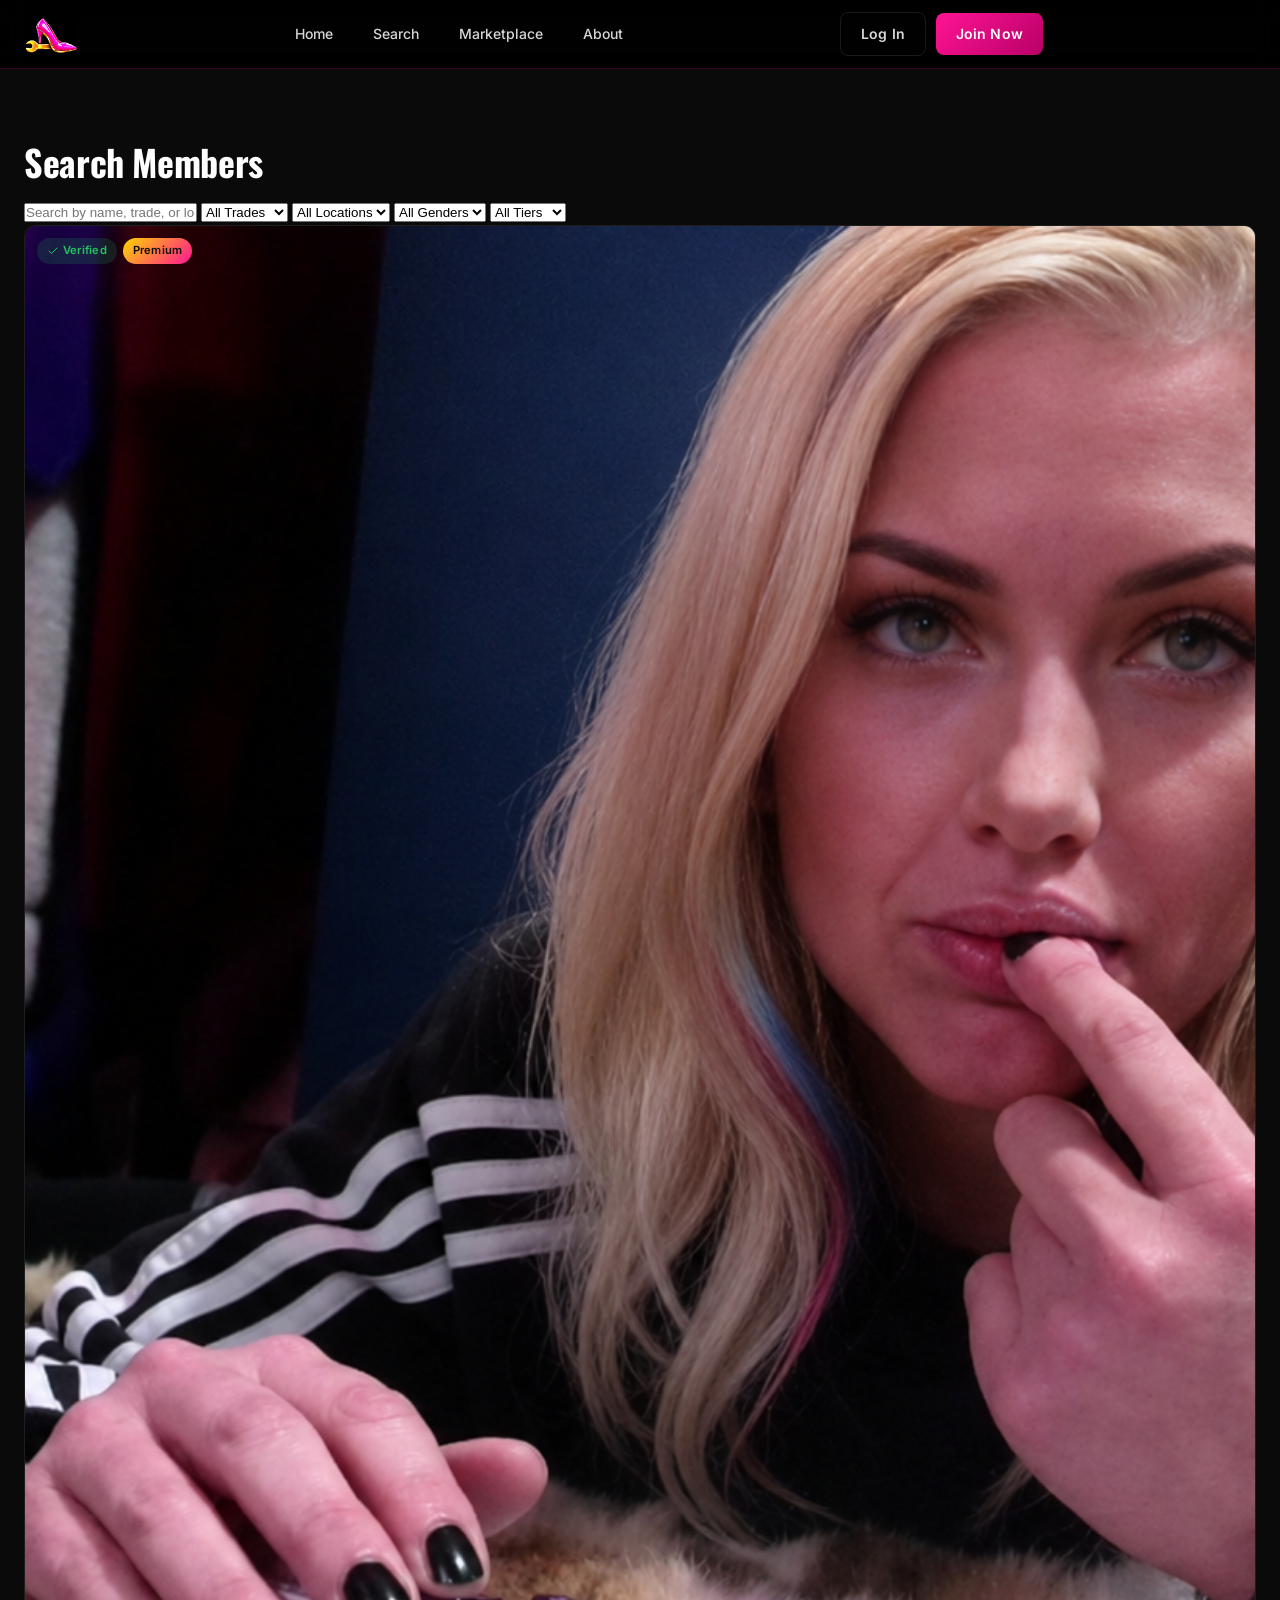
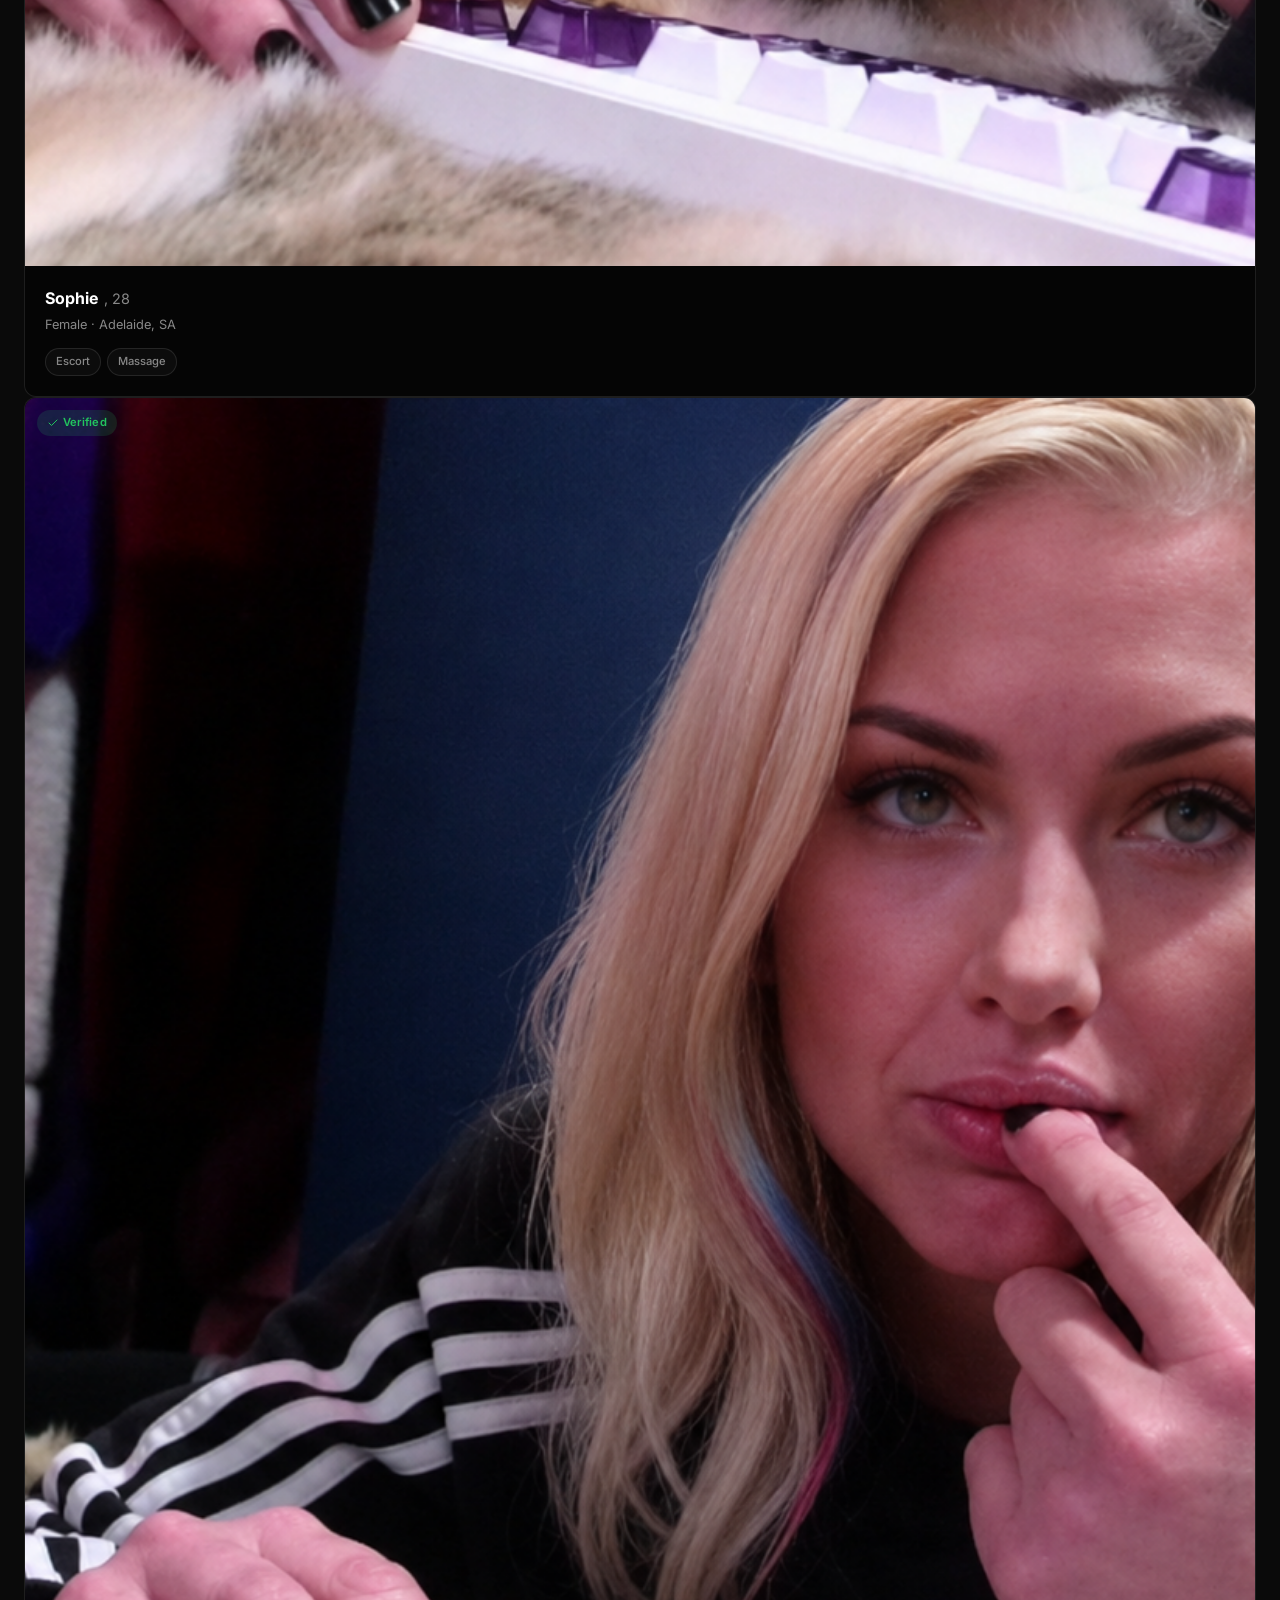
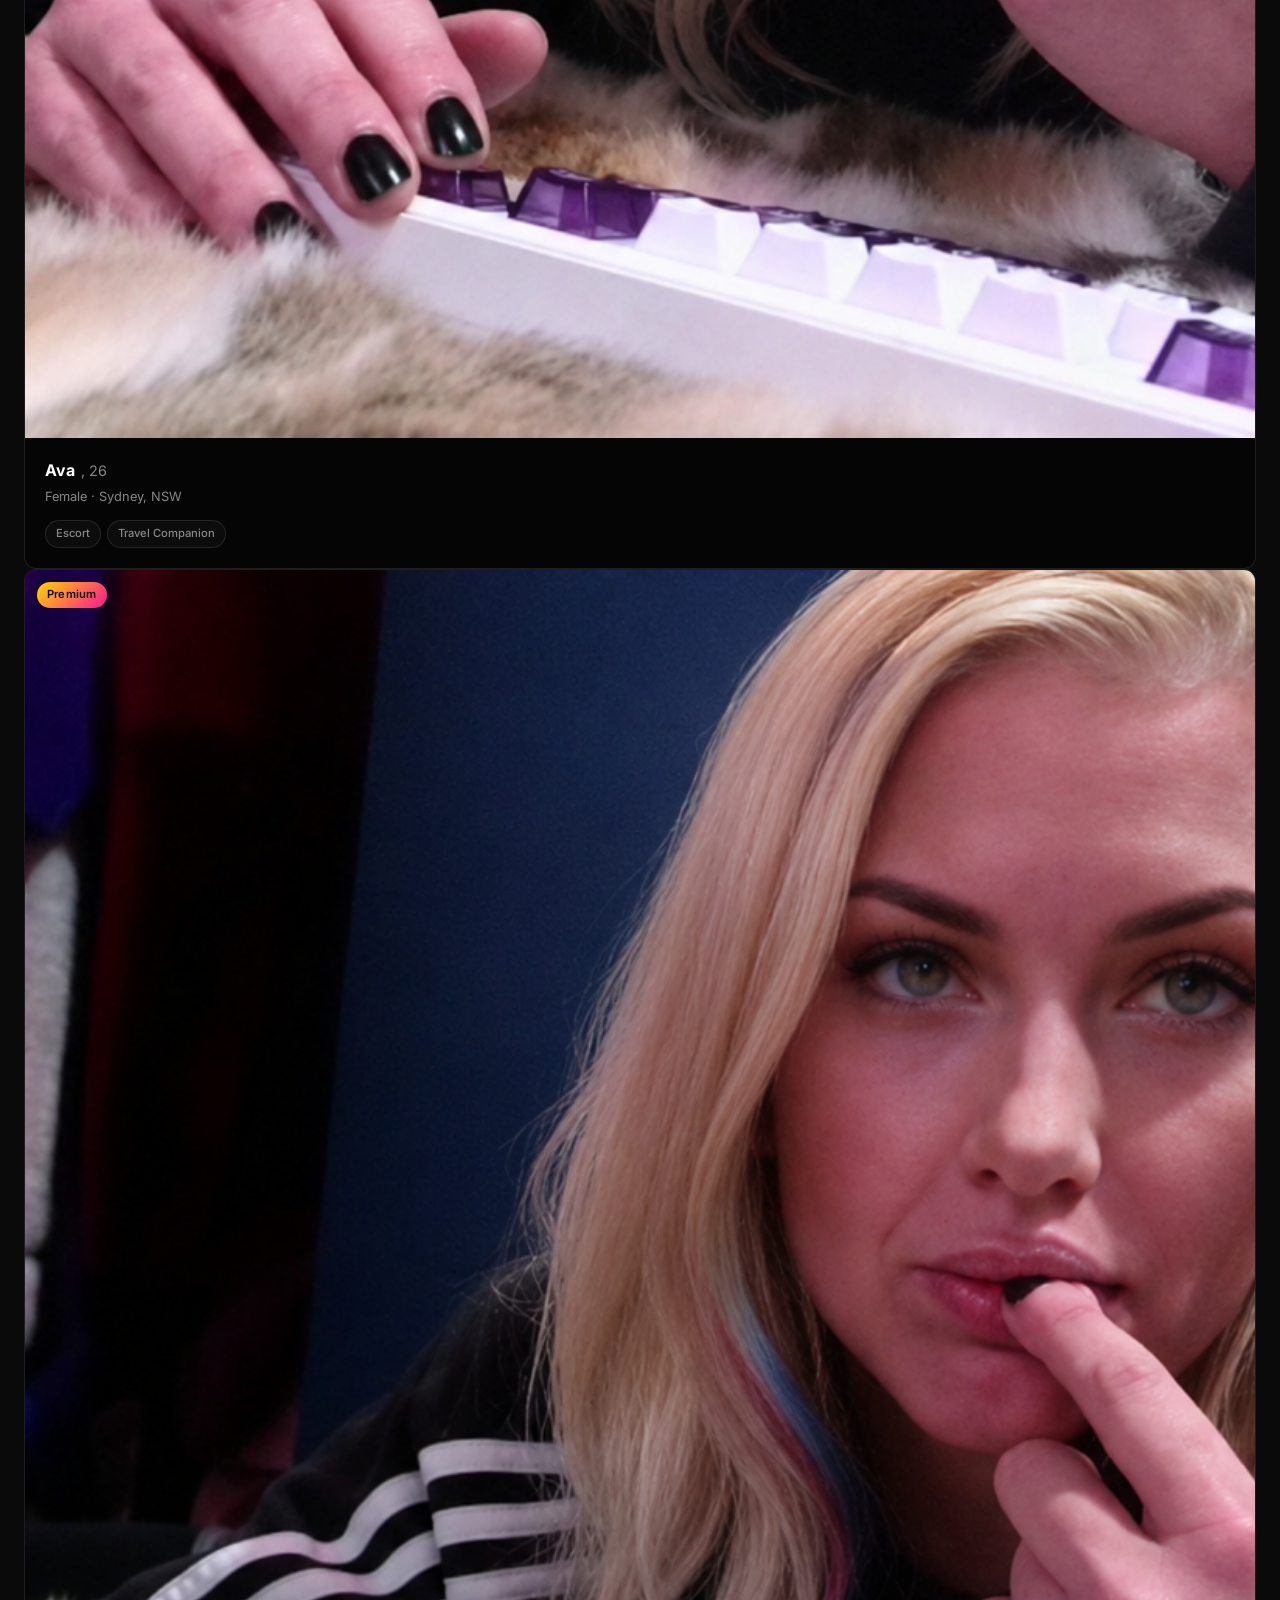
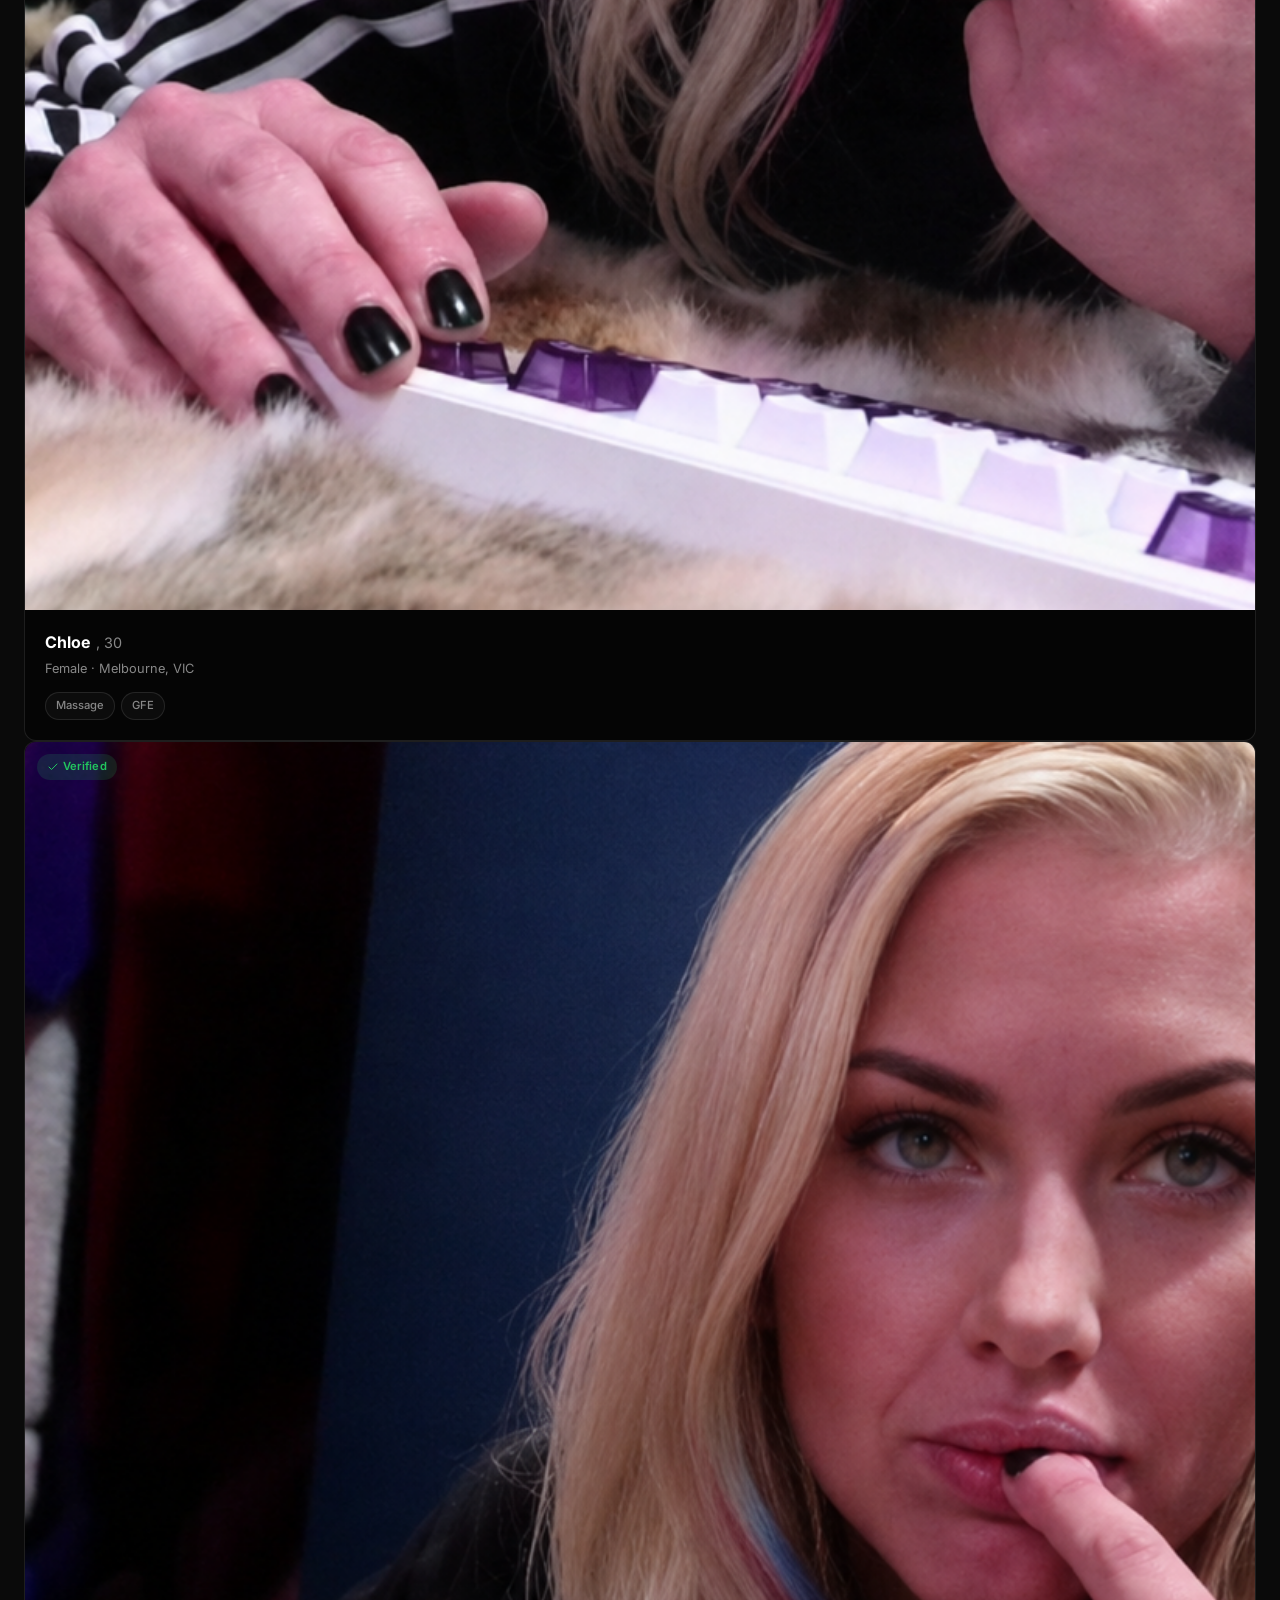
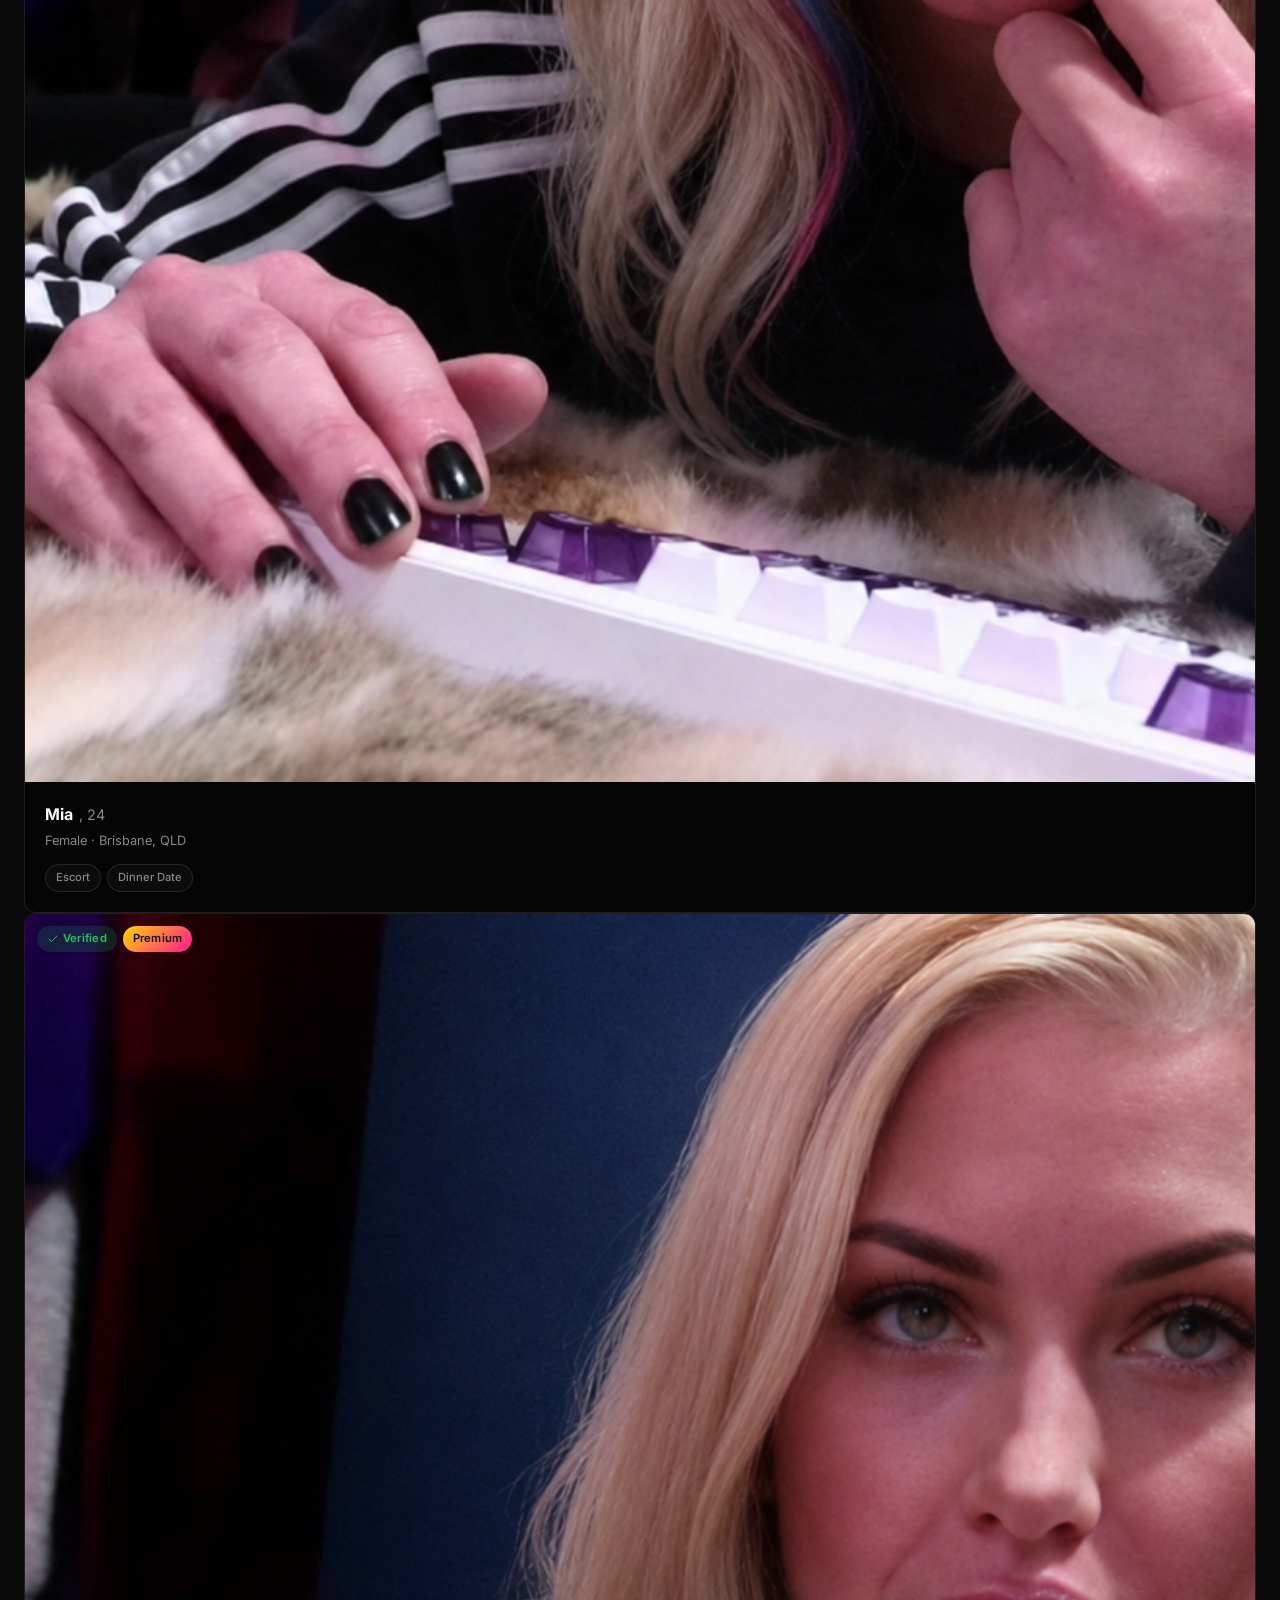
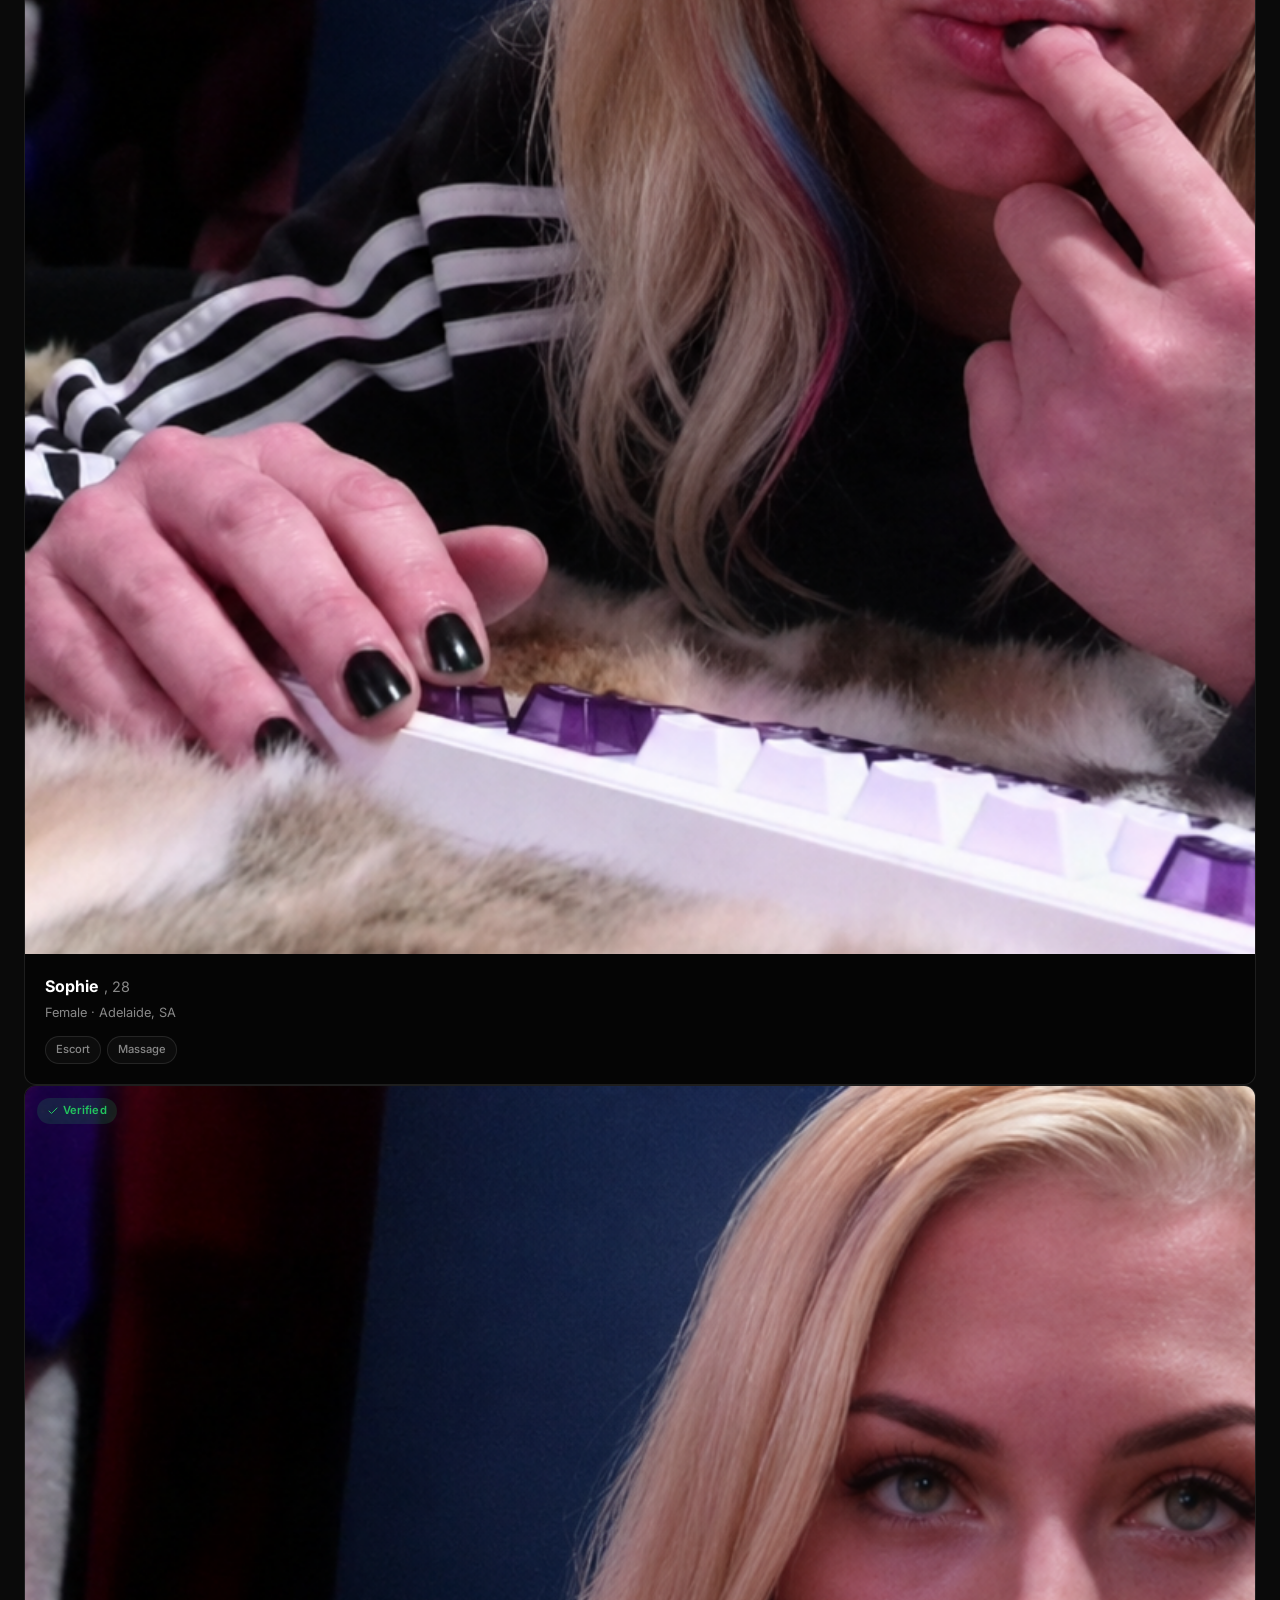
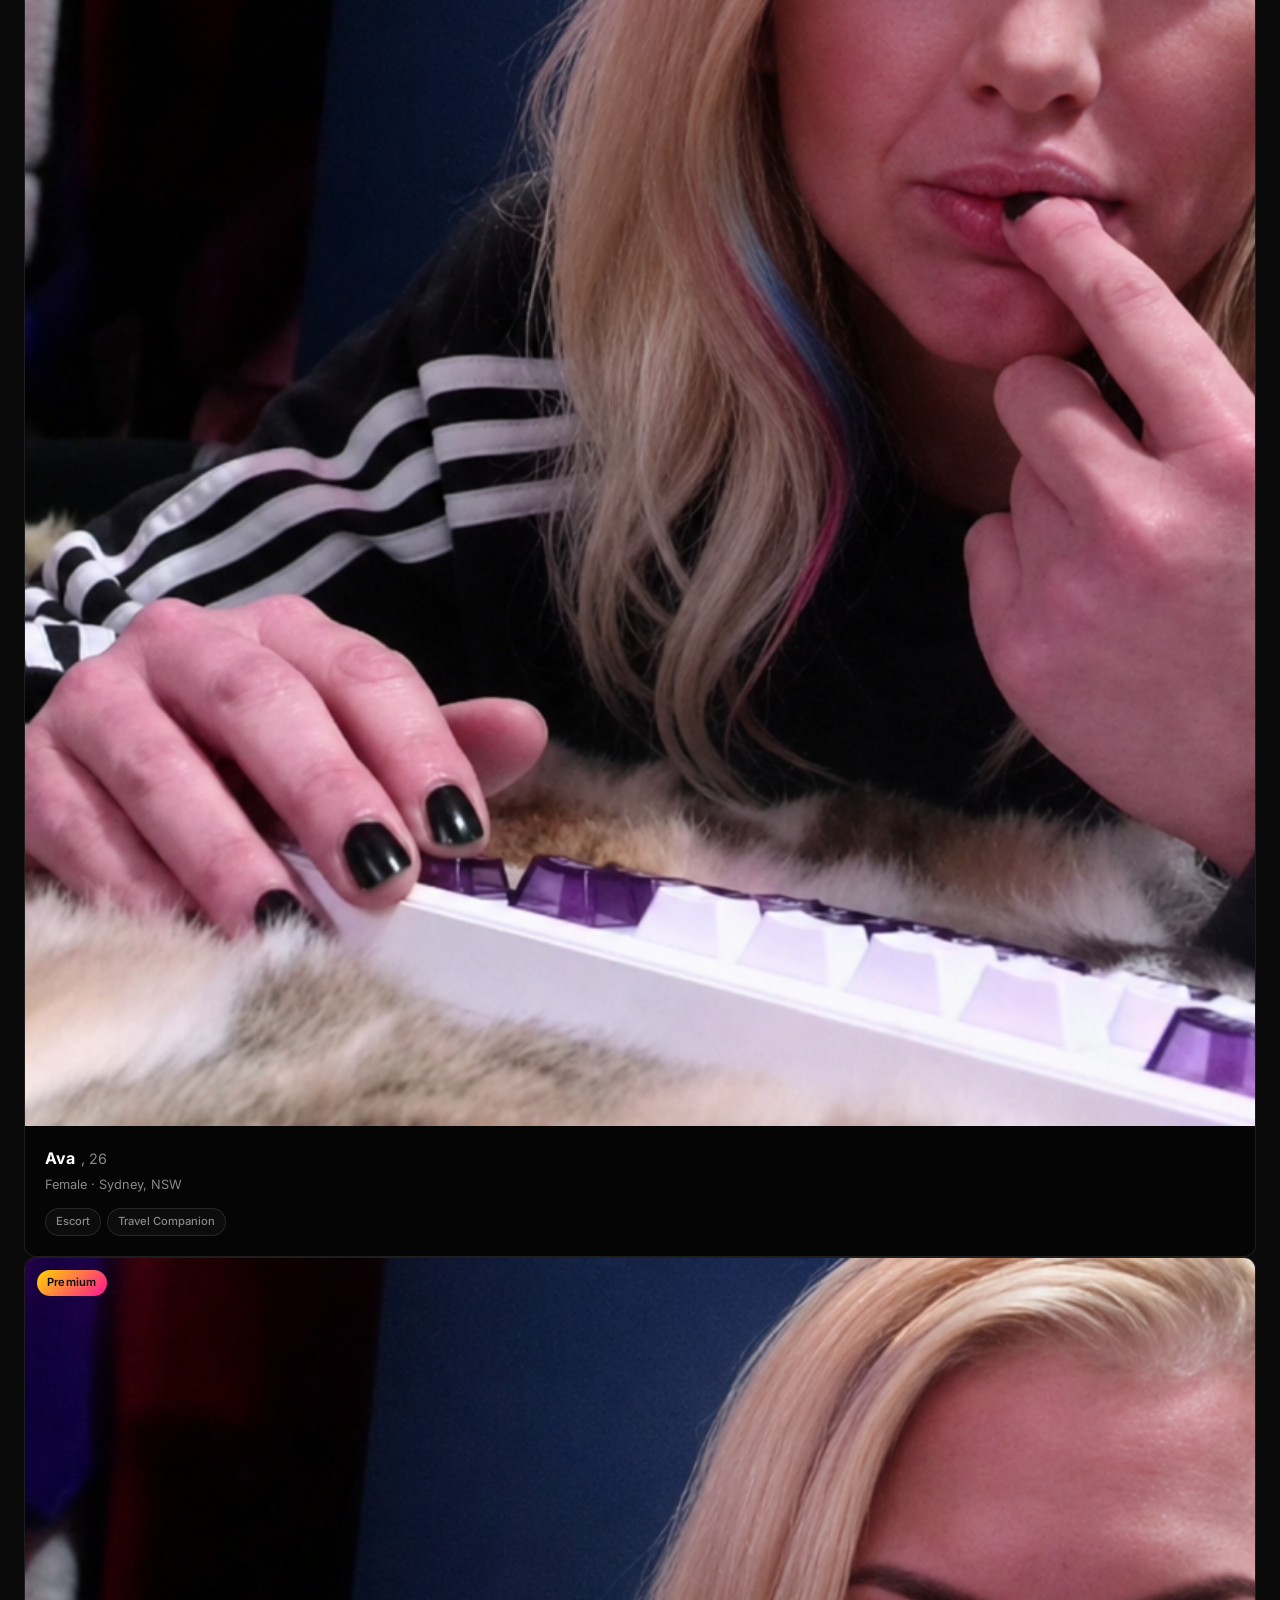
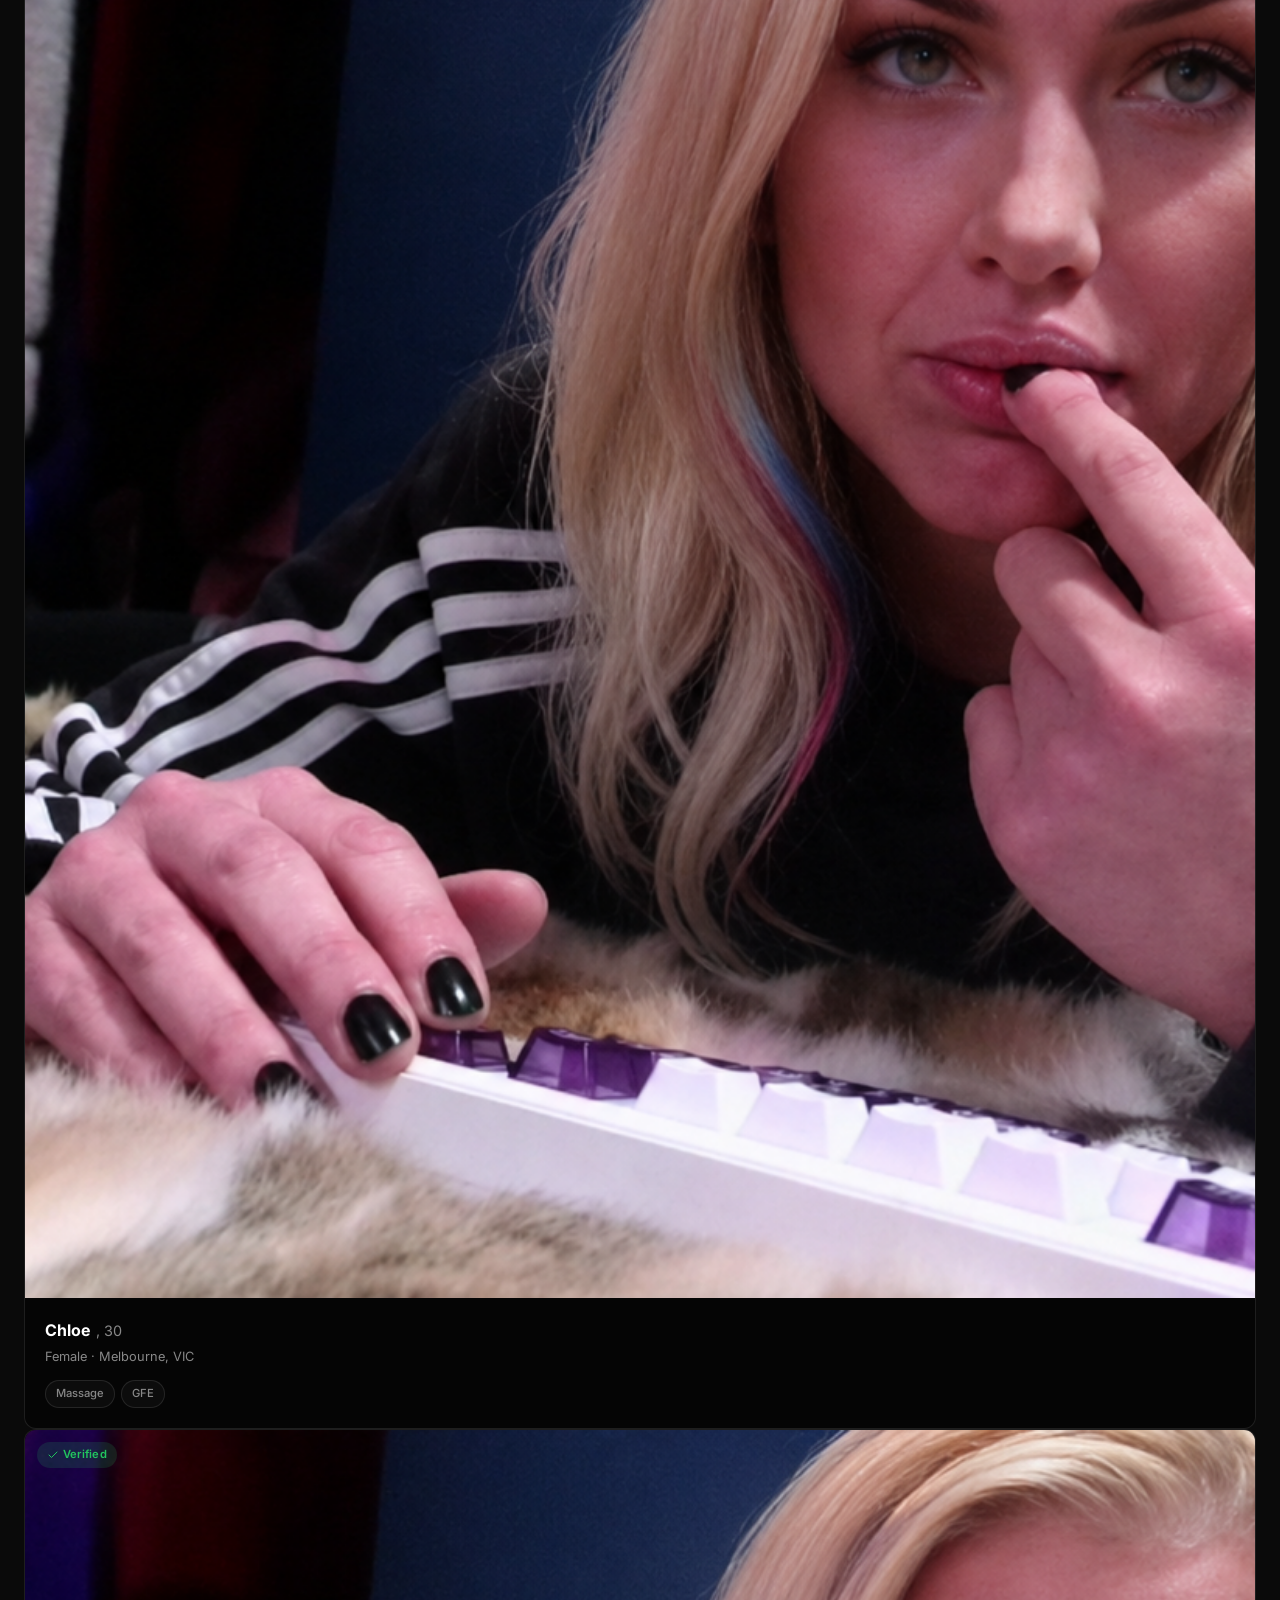
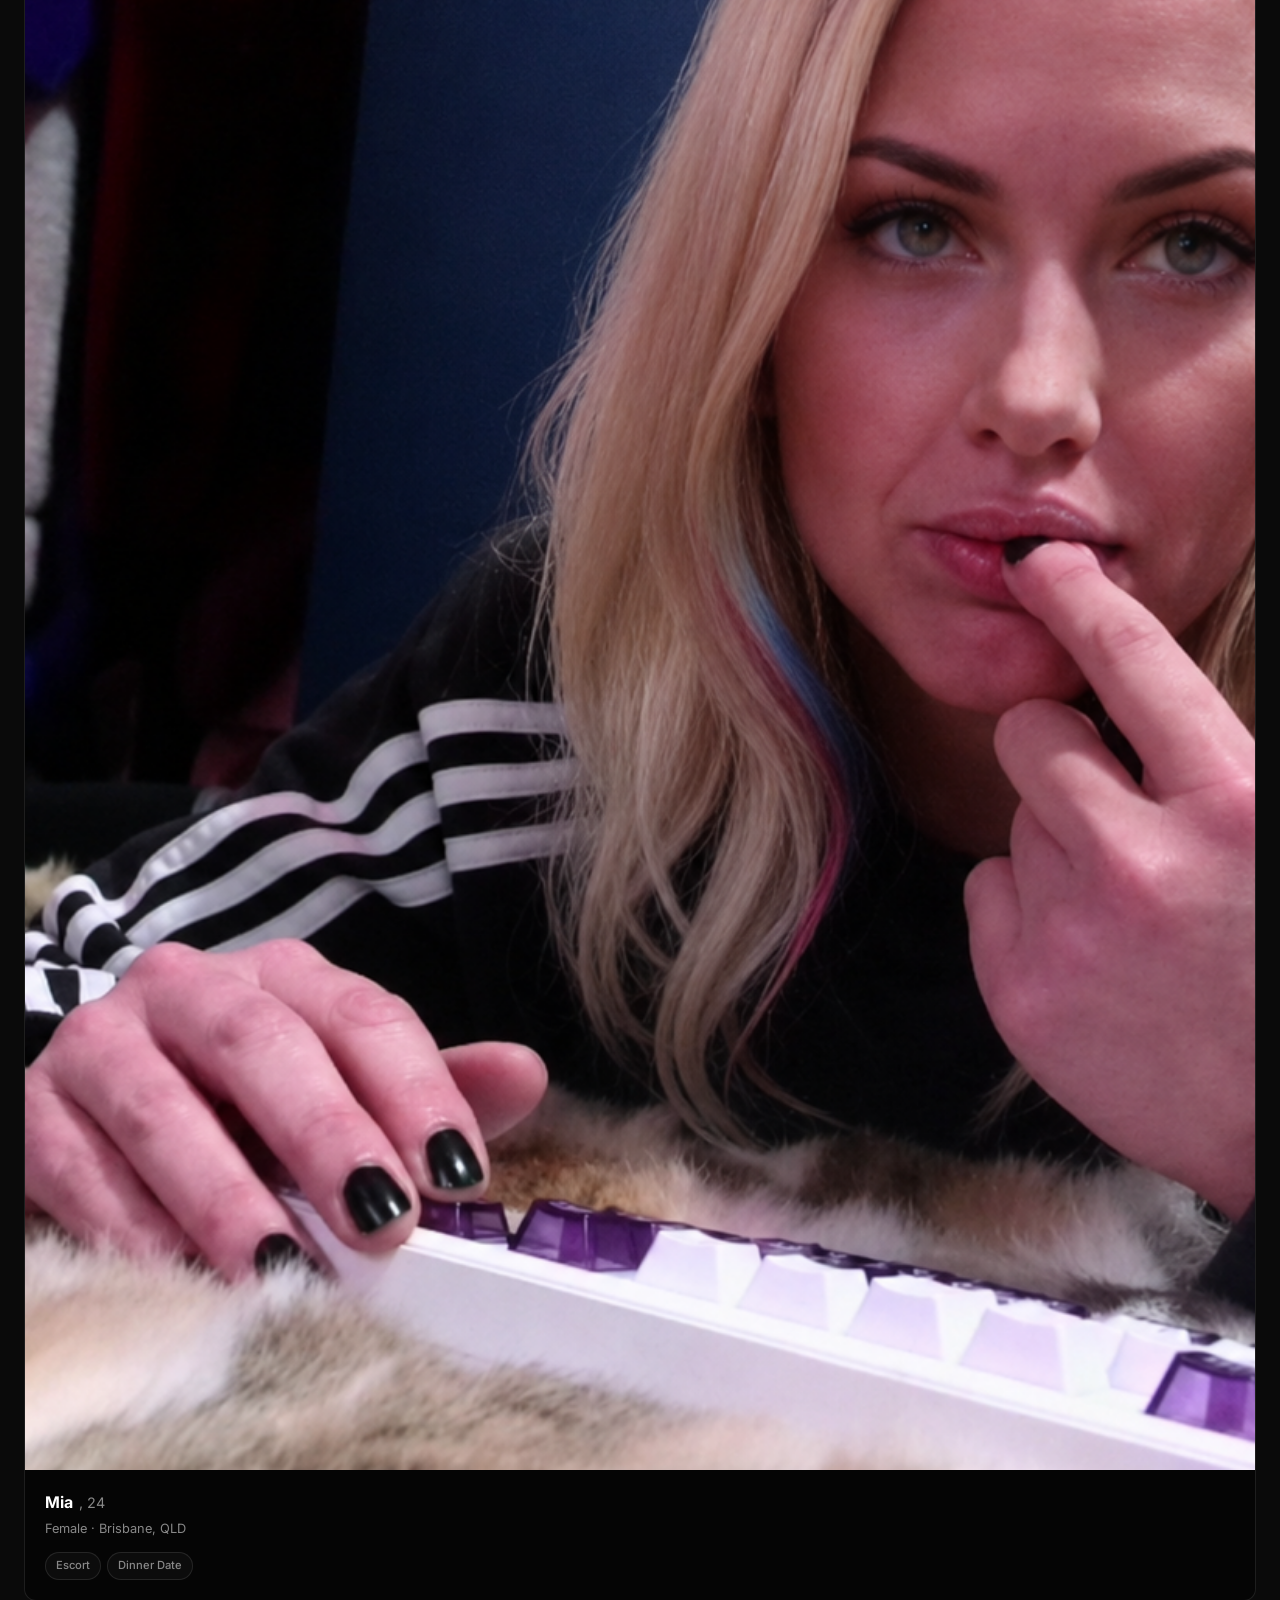
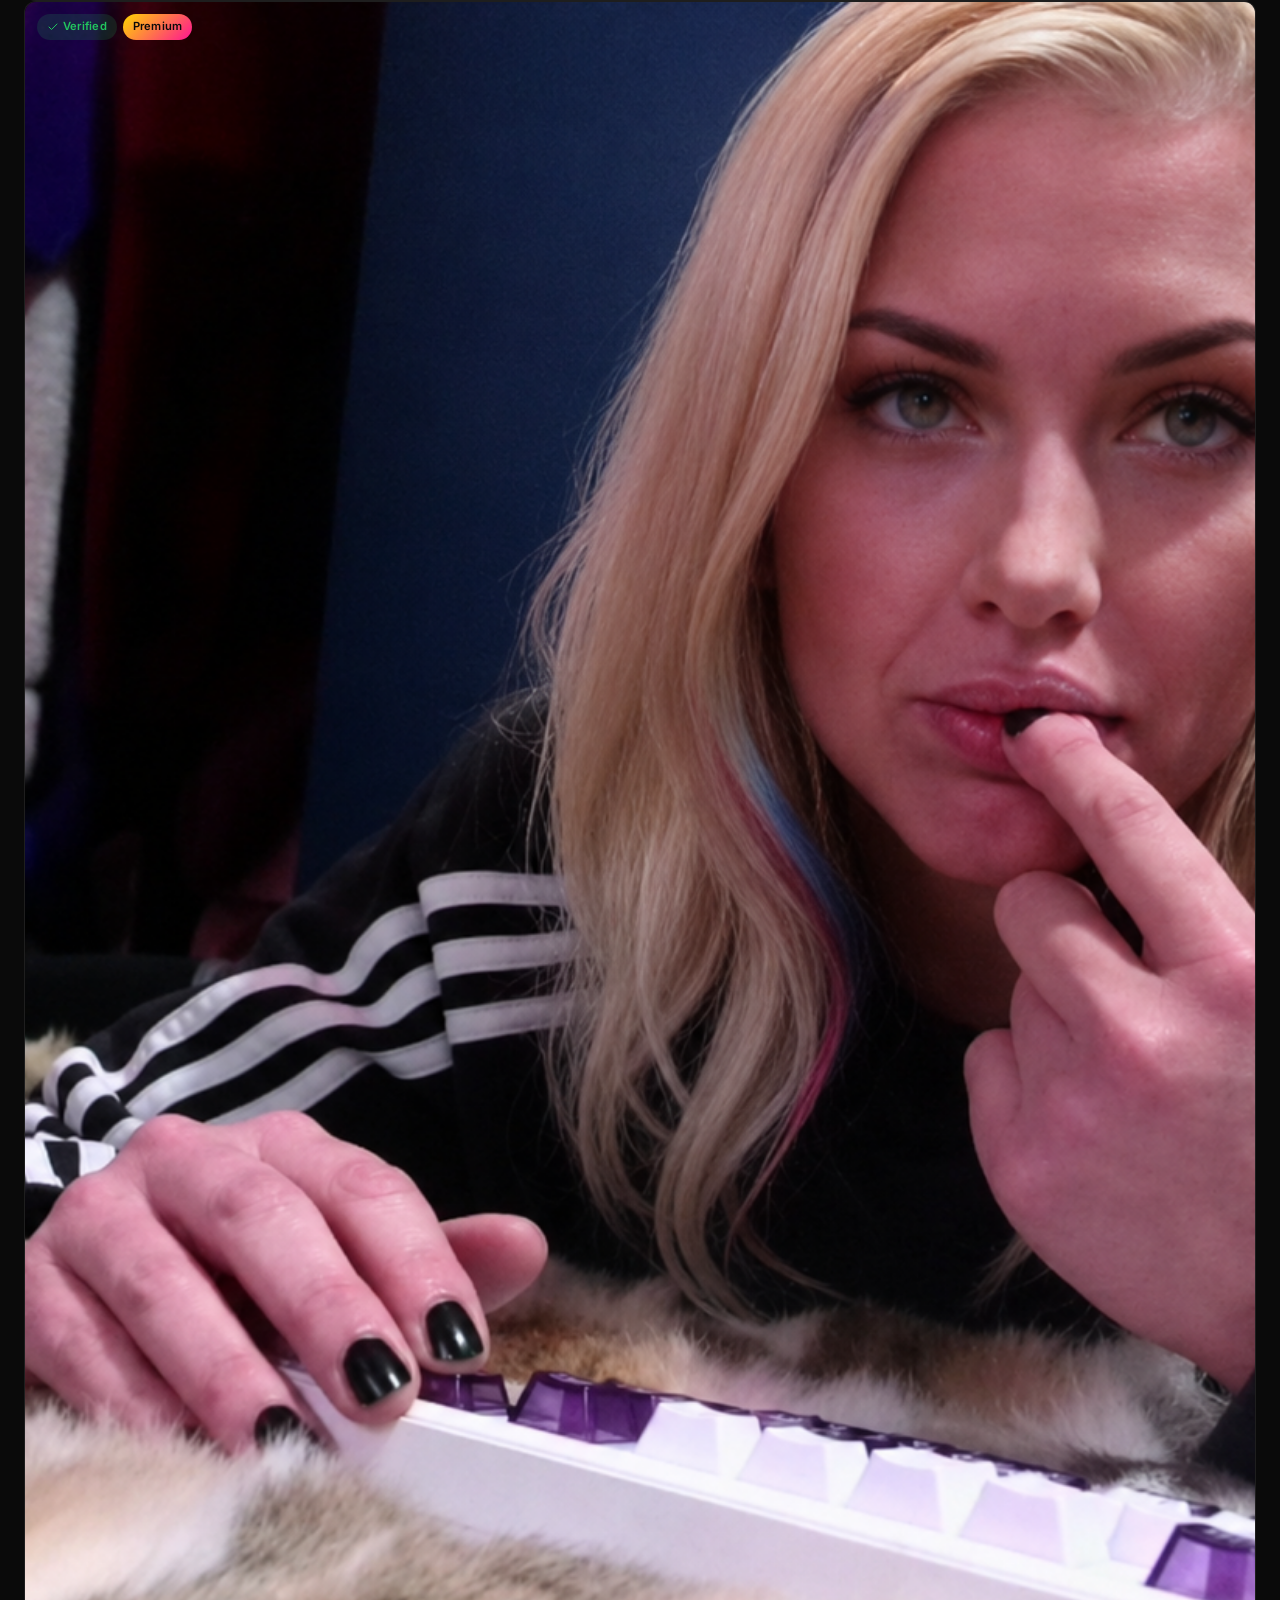
<file: search.html>
<!DOCTYPE html>
<html lang="en">
<head>
    <meta charset="UTF-8">
    <meta name="viewport" content="width=device-width, initial-scale=1.0">
    <title>Search Members - Trades4Babes</title>
    <link rel="icon" type="image/png" href="favicon.png">
    <link href="https://fonts.googleapis.com/css2?family=Inter:wght@300;400;500;600;700&family=Oswald:wght@400;500;600;700&display=swap" rel="stylesheet">
    <link rel="stylesheet" href="styles.css">
</head>
<body>
    <header class="header" id="header">
        <div class="container header__container">
            <a href="index.html" class="header__logo">
                <img src="logo.png" alt="Trades4Babes" class="header__logo-img">
            </a>
            <nav class="header__nav">
                <a href="index.html" class="header__link">Home</a>
                <a href="search.html" class="header__link">Search</a>
                <a href="marketplace.html" class="header__link">Marketplace</a>
                <a href="about.html" class="header__link">About</a>
            </nav>
            <div class="header__actions" id="header-actions">
                <a href="login.html" class="btn btn--ghost btn--sm">Log In</a>
                <a href="register.html" class="btn btn--primary btn--sm">Join Now</a>
            </div>
            <button class="mobile-menu-toggle" id="mobile-menu-toggle">☰</button>
        </div>
    </header>

    <nav class="mobile-nav" id="mobile-nav">
        <a href="index.html">Home</a>
        <a href="search.html">Search</a>
        <a href="marketplace.html">Marketplace</a>
        <a href="about.html">About</a>
        <a href="login.html">Log In</a>
        <a href="register.html">Join Now</a>
    </nav>

    <section class="section" style="padding-top:140px">
        <div class="container">
            <h1 class="section__title">Search Members</h1>
            <div class="search__filters">
                <input type="text" class="search__input" placeholder="Search by name, trade, or location..." id="search-input">
                <select class="search__select" id="trade-filter">
                    <option value="">All Trades</option>
                    <option value="plumbing">Plumbing</option>
                    <option value="electrical">Electrical</option>
                    <option value="carpentry">Carpentry</option>
                    <option value="mechanic">Mechanic</option>
                    <option value="painting">Painting</option>
                    <option value="handyman">Handyman</option>
                    <option value="cleaning">Cleaning</option>
                    <option value="gardening">Gardening</option>
                    <option value="it">IT / Tech</option>
                    <option value="massage">Massage</option>
                </select>
                <select class="search__select" id="location-filter">
                    <option value="">All Locations</option>
                    <option value="sydney">Sydney</option>
                    <option value="melbourne">Melbourne</option>
                    <option value="brisbane">Brisbane</option>
                    <option value="perth">Perth</option>
                    <option value="adelaide">Adelaide</option>
                    <option value="goldcoast">Gold Coast</option>
                </select>
                <select class="search__select" id="gender-filter">
                    <option value="">All Genders</option>
                    <option value="female">Women</option>
                    <option value="male">Men</option>
                    <option value="nonbinary">Non-Binary</option>
                </select>
                <select class="search__select" id="tier-filter">
                    <option value="">All Tiers</option>
                    <option value="verified">Verified</option>
                    <option value="premium">Premium</option>
                    <option value="elite">Elite</option>
                </select>
            </div>
            <div class="grid grid--4" id="search-grid"></div>
        </div>
    </section>

    <footer class="footer">
        <div class="container">
            <div class="footer__grid">
                <div>
                    <img src="logo.png" alt="Trades4Babes" style="width:120px;margin-bottom:20px">
                    <p style="color:var(--color-text-muted);font-size:0.875rem">Where skills meet desires.</p>
                </div>
                <div>
                    <h4>Quick Links</h4>
                    <a href="index.html">Home</a>
                    <a href="marketplace.html">Marketplace</a>
                    <a href="about.html">About</a>
                </div>
                <div>
                    <h4>Legal</h4>
                    <a href="about.html">Terms & Conditions</a>
                    <a href="about.html">Privacy Policy</a>
                    <a href="about.html">Safety Guide</a>
                </div>
                <div>
                    <h4>Support</h4>
                    <a href="about.html">FAQ</a>
                    <a href="about.html">Contact</a>
                    <a href="about.html">Report</a>
                </div>
            </div>
            <div class="footer__bottom">
                <p>© 2025 Trades4Babes. All rights reserved. | 18+ Only.</p>
            </div>
        </div>
    </footer>

    <script src="scripts.js"></script>
</body>
</html>
</file>
<file: styles.css>
:root {
    /* Primary Colors - Exact from trades4babes.com.au */
    --color-primary: #FF1493;
    --color-primary-light: #ff5cb8;
    --color-primary-dark: #b80068;
    --color-primary-glow: rgba(255, 20, 147, 0.3);
    
    /* Purple accent from original */
    --color-purple: #9333ea;
    --color-purple-glow: rgba(147, 51, 234, 0.3);
    
    /* Gold Colors - Exact from trades4babes.com.au */
    --color-gold: #FFD700;
    --color-gold-light: #ffd76a;
    --color-gold-dark: #f0b429;
    --color-gold-glow: rgba(255, 215, 0, 0.3);
    
    /* Background Colors */
    --color-bg-primary: #0a0a0a;
    --color-bg-secondary: #050505;
    --color-bg-tertiary: #09090b;
    --color-bg-elevated: #111;
    --color-bg-overlay: rgba(0, 0, 0, 0.8);
    --color-bg-gradient-start: #050505;
    --color-bg-gradient-end: #1a0a1a;
    
    /* Text Colors */
    --color-text-primary: #FFFFFF;
    --color-text-secondary: #d7d7d7;
    --color-text-muted: #888;
    --color-text-accent: #FF1493;
    --color-text-inverse: #0a0a0a;
    --color-text-gold: #ffd76a;
    
    /* Border & Divider */
    --color-border: rgba(255, 255, 255, 0.1);
    --color-border-hover: rgba(255, 255, 255, 0.2);
    --color-border-accent: #FF1493;
    --color-border-gold: rgba(240, 180, 41, 0.35);
    --color-divider: rgba(255, 255, 255, 0.08);
    
    /* Status Colors */
    --color-success: #22C55E;
    --color-warning: #F59E0B;
    --color-error: #ff4444;
    --color-error-bg: rgba(255, 68, 68, 0.15);
    --color-info: #3B82F6;
    
    /* Gradients - Exact from original */
    --gradient-hero: radial-gradient(circle at 18% 10%, rgba(255, 20, 147, 0.22), transparent 28%), radial-gradient(circle at 80% 22%, rgba(240, 180, 41, 0.12), transparent 24%), linear-gradient(180deg, #050505 0%, #09090b 46%, #020202 100%);
    --gradient-primary: linear-gradient(135deg, #FF1493 0%, #b80068 100%);
    --gradient-purple: linear-gradient(135deg, #FF1493 0%, #9333ea 100%);
    --gradient-premium: linear-gradient(135deg, #FFD700 0%, #FF1493 100%);
    --gradient-gold: linear-gradient(135deg, #FFD700 0%, #FFA500 100%);
    --gradient-gold-text: linear-gradient(135deg, #FFD700 0%, #FF1493 100%);
    --gradient-glow: radial-gradient(circle at center, rgba(255, 20, 147, 0.22) 0%, transparent 70%);
    --gradient-page: linear-gradient(135deg, #0d0d0d, #1a0a1a);
    --gradient-card: linear-gradient(180deg, rgba(255, 255, 255, 0.08), rgba(255, 255, 255, 0.03));
    
    /* Shadows */
    --shadow-sm: 0 1px 2px rgba(0, 0, 0, 0.3);
    --shadow-md: 0 4px 12px rgba(0, 0, 0, 0.4);
    --shadow-lg: 0 8px 24px rgba(0, 0, 0, 0.5);
    --shadow-xl: 0 16px 48px rgba(0, 0, 0, 0.6);
    --shadow-glow: 0 0 28px rgba(255, 20, 147, 0.35);
    --shadow-glow-lg: 0 0 48px rgba(255, 20, 147, 0.3);
    --shadow-gold: 0 0 28px rgba(240, 180, 41, 0.35);
    --shadow-card: 0 30px 80px rgba(0, 0, 0, 0.55), inset 0 0 30px rgba(255, 20, 147, 0.06);
    
    /* Transitions */
    --transition-fast: 150ms cubic-bezier(0.4, 0, 0.2, 1);
    --transition-base: 200ms cubic-bezier(0.4, 0, 0.2, 1);
    --transition-slow: 300ms cubic-bezier(0.4, 0, 0.2, 1);
    --transition-bounce: 400ms cubic-bezier(0.34, 1.56, 0.64, 1);
    
    /* Spacing */
    --space-1: 4px;
    --space-2: 8px;
    --space-3: 12px;
    --space-4: 16px;
    --space-5: 20px;
    --space-6: 24px;
    --space-8: 32px;
    --space-10: 40px;
    --space-12: 48px;
    --space-16: 64px;
    --space-20: 80px;
    --space-24: 96px;
    --space-32: 128px;
    
    /* Border Radius */
    --radius-sm: 4px;
    --radius-md: 8px;
    --radius-lg: 12px;
    --radius-xl: 16px;
    --radius-2xl: 24px;
    --radius-full: 9999px;
    
    /* Typography */
    --font-sans: 'Inter', system-ui, -apple-system, sans-serif;
    --font-display: 'Oswald', sans-serif;
    
    /* Z-Index */
    --z-background: 0;
    --z-elevated: 10;
    --z-sticky: 30;
    --z-dropdown: 40;
    --z-modal: 50;
    --z-toast: 60;
    --z-tooltip: 70;
    --z-loader: 80;
    --z-agegate: 100;
}

/* ==================== RESET ==================== */
*, *::before, *::after {
    margin: 0;
    padding: 0;
    box-sizing: border-box;
}

html {
    scroll-behavior: smooth;
    font-size: 16px;
}

body {
    font-family: var(--font-sans);
    background: #0a0a0a;
    color: var(--color-text-primary);
    line-height: 1.6;
    overflow-x: hidden;
    -webkit-font-smoothing: antialiased;
    -moz-osx-font-smoothing: grayscale;
}

a {
    color: inherit;
    text-decoration: none;
}

button {
    font-family: inherit;
    cursor: pointer;
    border: none;
    background: none;
}

img {
    max-width: 100%;
    display: block;
}

ul, ol {
    list-style: none;
}

/* ==================== UTILITY ==================== */
.container {
    max-width: 1280px;
    margin: 0 auto;
    padding: 0 24px;
}

@media (max-width: 768px) {
    .container {
        padding: 0 16px;
    }
}

/* ==================== AGE GATE ==================== */
.age-gate {
    position: fixed;
    inset: 0;
    z-index: var(--z-agegate);
    display: flex;
    align-items: center;
    justify-content: center;
    transition: opacity 400ms, visibility 400ms;
}

.age-gate.hidden {
    opacity: 0;
    visibility: hidden;
    pointer-events: none;
}

.age-gate__overlay {
    position: absolute;
    inset: 0;
    background: var(--color-bg-primary);
    backdrop-filter: blur(20px);
}

.age-gate__modal {
    position: relative;
    z-index: 1;
    background: var(--color-bg-secondary);
    border: 1px solid var(--color-border);
    border-radius: var(--radius-xl);
    padding: 48px 40px;
    max-width: 480px;
    width: 90%;
    max-height: 90vh;
    overflow-y: auto;
    text-align: center;
    box-shadow: var(--shadow-xl), 0 0 60px rgba(233, 30, 140, 0.1);
}

.age-gate__logo {
    margin-bottom: 16px;
}

.age-gate__logo-img {
    width: 120px;
    max-height: 150px;
    height: auto;
    object-fit: contain;
    display: block;
    margin: 0 auto;
    filter: drop-shadow(0 0 20px rgba(233, 30, 140, 0.3));
}

.age-gate__title {
    font-family: var(--font-display);
    font-size: 1.5rem;
    font-weight: 700;
    margin-bottom: 16px;
    color: var(--color-text-primary);
}

.age-gate__text {
    color: var(--color-text-secondary);
    font-size: 0.95rem;
    line-height: 1.6;
    margin-bottom: 32px;
}

.age-gate__actions {
    display: flex;
    flex-direction: column;
    gap: 12px;
    margin-bottom: 24px;
}

.age-gate__disclaimer {
    font-size: 0.75rem;
    color: var(--color-text-muted);
    letter-spacing: 0.02em;
}

@media (max-width: 480px) {
    .age-gate__modal {
        padding: 32px 24px;
    }
}

/* ==================== HEADER ==================== */
.header {
    position: fixed;
    top: 0;
    left: 0;
    right: 0;
    z-index: var(--z-sticky);
    background: rgba(0, 0, 0, 0.9);
    backdrop-filter: blur(10px);
    -webkit-backdrop-filter: blur(10px);
    border-bottom: 1px solid rgba(255, 20, 147, 0.2);
    transition: background var(--transition-base), border-color var(--transition-base);
}

.header__container {
    display: flex;
    align-items: center;
    justify-content: space-between;
    height: 68px;
}

.header__logo {
    display: flex;
    align-items: center;
}

.header__logo-img {
    height: 44px;
    width: auto;
    transition: filter var(--transition-base);
}

.header__logo:hover .header__logo-img {
    filter: drop-shadow(0 0 12px rgba(233, 30, 140, 0.4));
}

.header__nav {
    display: flex;
    align-items: center;
    gap: 8px;
}

.header__link {
    display: flex;
    align-items: center;
    padding: 8px 16px;
    border-radius: var(--radius-md);
    font-size: 0.875rem;
    font-weight: 500;
    color: var(--color-text-secondary);
    transition: all var(--transition-fast);
}

.header__link:hover {
    color: var(--color-text-primary);
    background: rgba(255, 255, 255, 0.05);
}

.header__link.active {
    color: var(--color-primary);
    background: rgba(233, 30, 140, 0.1);
}

.header__actions {
    display: flex;
    align-items: center;
    gap: 10px;
}

.header__menu-btn {
    display: none;
    width: 40px;
    height: 40px;
    align-items: center;
    justify-content: center;
    color: var(--color-text-secondary);
    border-radius: var(--radius-md);
    transition: all var(--transition-fast);
}

.header__menu-btn:hover {
    color: var(--color-text-primary);
    background: rgba(255, 255, 255, 0.05);
}

@media (max-width: 900px) {
    .header__nav {
        display: none;
    }
    
    .header__menu-btn {
        display: flex;
    }
}

/* ==================== MOBILE NAV ==================== */
.mobile-nav {
    position: fixed;
    inset: 0;
    z-index: var(--z-dropdown);
    pointer-events: none;
    visibility: hidden;
    transition: visibility 0s 300ms;
}

.mobile-nav.open {
    pointer-events: all;
    visibility: visible;
    transition: visibility 0s;
}

.mobile-nav__overlay {
    position: absolute;
    inset: 0;
    background: rgba(0, 0, 0, 0.6);
    opacity: 0;
    transition: opacity 300ms;
}

.mobile-nav.open .mobile-nav__overlay {
    opacity: 1;
}

.mobile-nav__panel {
    position: absolute;
    top: 0;
    right: 0;
    width: 320px;
    max-width: 90vw;
    height: 100%;
    background: var(--color-bg-secondary);
    border-left: 1px solid var(--color-border);
    padding: 24px;
    transform: translateX(100%);
    transition: transform 300ms cubic-bezier(0.4, 0, 0.2, 1);
    display: flex;
    flex-direction: column;
}

.mobile-nav.open .mobile-nav__panel {
    transform: translateX(0);
}

.mobile-nav__header {
    display: flex;
    align-items: center;
    justify-content: space-between;
    margin-bottom: 32px;
    padding-bottom: 16px;
    border-bottom: 1px solid var(--color-border);
}

.mobile-nav__logo {
    height: 48px;
    width: auto;
}

.mobile-nav__close {
    width: 36px;
    height: 36px;
    display: flex;
    align-items: center;
    justify-content: center;
    color: var(--color-text-muted);
    border-radius: var(--radius-md);
    transition: all var(--transition-fast);
}

.mobile-nav__close:hover {
    color: var(--color-text-primary);
    background: rgba(255, 255, 255, 0.05);
}

.mobile-nav__links {
    display: flex;
    flex-direction: column;
    gap: 4px;
    flex: 1;
}

.mobile-nav__link {
    padding: 12px 16px;
    border-radius: var(--radius-md);
    font-size: 1rem;
    font-weight: 500;
    color: var(--color-text-secondary);
    transition: all var(--transition-fast);
}

.mobile-nav__link:hover {
    color: var(--color-text-primary);
    background: rgba(255, 255, 255, 0.05);
}

.mobile-nav__link.active {
    color: var(--color-primary);
    background: rgba(233, 30, 140, 0.1);
}

.mobile-nav__actions {
    display: flex;
    flex-direction: column;
    gap: 12px;
    padding-top: 24px;
    border-top: 1px solid var(--color-border);
}

/* ==================== BUTTONS ==================== */
.btn {
    display: inline-flex;
    align-items: center;
    justify-content: center;
    gap: 8px;
    font-family: var(--font-sans);
    font-weight: 600;
    font-size: 0.875rem;
    letter-spacing: 0.01em;
    border-radius: var(--radius-md);
    padding: 10px 20px;
    transition: all var(--transition-base);
    cursor: pointer;
    border: none;
    text-decoration: none;
    white-space: nowrap;
}

.btn--primary {
    background: var(--gradient-primary);
    color: var(--color-text-primary);
    box-shadow: 0 0 0 0 rgba(233, 30, 140, 0);
}

.btn--primary:hover {
    box-shadow: var(--shadow-glow);
    transform: translateY(-1px);
}

.btn--primary:active {
    transform: translateY(0);
    box-shadow: 0 0 12px rgba(233, 30, 140, 0.2);
}

.btn--secondary {
    background: transparent;
    color: var(--color-primary);
    border: 1.5px solid var(--color-primary);
}

.btn--secondary:hover {
    background: rgba(233, 30, 140, 0.1);
    box-shadow: 0 0 16px rgba(233, 30, 140, 0.15);
}

.btn--ghost {
    background: transparent;
    color: var(--color-text-secondary);
    border: 1px solid var(--color-border);
}

.btn--ghost:hover {
    color: var(--color-text-primary);
    background: rgba(255, 255, 255, 0.05);
    border-color: var(--color-border-hover);
}

.btn--small {
    padding: 8px 16px;
    font-size: 0.8rem;
}

.btn--large {
    padding: 14px 32px;
    font-size: 1rem;
}

.btn--full {
    width: 100%;
}

/* ==================== HERO ==================== */
.hero {
    position: relative;
    min-height: 100vh;
    display: flex;
    align-items: center;
    overflow: hidden;
    padding-top: 68px;
    background:
        radial-gradient(circle at 18% 10%, rgba(255,20,147,0.22), transparent 28%),
        radial-gradient(circle at 80% 22%, rgba(240,180,41,0.12), transparent 24%),
        linear-gradient(180deg, #050505 0%, #09090b 46%, #020202 100%);
}

.hero__bg {
    position: absolute;
    inset: 0;
    z-index: 0;
    background: inherit;
}

.hero__particles {
    position: absolute;
    inset: 0;
    z-index: 1;
    pointer-events: none;
    overflow: hidden;
}

.hero__particle {
    position: absolute;
    width: 4px;
    height: 4px;
    background: var(--color-primary);
    border-radius: 50%;
    opacity: 0.3;
    animation: float-particle linear infinite;
}

@keyframes float-particle {
    0% {
        transform: translateY(100vh) translateX(0);
        opacity: 0;
    }
    10% {
        opacity: 0.4;
    }
    90% {
        opacity: 0.4;
    }
    100% {
        transform: translateY(-10vh) translateX(50px);
        opacity: 0;
    }
}

.hero__container {
    position: relative;
    z-index: 2;
    display: grid;
    grid-template-columns: 1fr 1fr;
    gap: 64px;
    align-items: center;
    padding-top: 80px;
    padding-bottom: 80px;
}

.hero__content {
    max-width: 560px;
}

.hero__logo-wrapper {
    margin-bottom: 24px;
    animation: fadeUp 800ms ease-out forwards;
}

.hero__logo {
    width: 200px;
    height: auto;
    filter: drop-shadow(0 0 30px rgba(233, 30, 140, 0.3));
}

.hero__title {
    font-family: var(--font-display);
    font-size: clamp(2.5rem, 5vw, 4rem);
    font-weight: 800;
    line-height: 1.1;
    letter-spacing: -0.02em;
    margin-bottom: 24px;
    animation: fadeUp 800ms ease-out 100ms forwards;
    opacity: 0;
}

.hero__title-accent {
    color: var(--color-primary);
    text-shadow: 0 0 40px rgba(233, 30, 140, 0.3);
}

.hero__subtitle {
    font-size: 1.125rem;
    color: var(--color-text-secondary);
    line-height: 1.7;
    margin-bottom: 40px;
    animation: fadeUp 800ms ease-out 200ms forwards;
    opacity: 0;
}

.hero__actions {
    display: flex;
    gap: 16px;
    flex-wrap: wrap;
    margin-bottom: 48px;
    animation: fadeUp 800ms ease-out 300ms forwards;
    opacity: 0;
}

.hero__trust {
    display: flex;
    gap: 16px;
    flex-wrap: wrap;
    animation: fadeUp 800ms ease-out 400ms forwards;
    opacity: 0;
}

.trust-pill {
    display: inline-flex;
    align-items: center;
    gap: 8px;
    padding: 8px 16px;
    background: rgba(255, 255, 255, 0.03);
    border: 1px solid var(--color-border);
    border-radius: var(--radius-full);
    font-size: 0.8rem;
    font-weight: 500;
    color: var(--color-text-secondary);
}

.trust-pill__icon {
    color: var(--color-success);
    display: flex;
    align-items: center;
}

.hero__visual {
    display: flex;
    justify-content: center;
    align-items: center;
    animation: fadeUp 800ms ease-out 200ms forwards;
    opacity: 0;
}

.hero__image-wrapper {
    position: relative;
    width: 100%;
    max-width: 480px;
}

.hero__image {
    width: 100%;
    height: auto;
    border-radius: var(--radius-2xl);
    position: relative;
    z-index: 2;
    box-shadow: var(--shadow-xl);
}

.hero__image-glow {
    position: absolute;
    inset: -20px;
    background: var(--gradient-glow);
    border-radius: var(--radius-2xl);
    z-index: 1;
    filter: blur(40px);
    opacity: 0.6;
}

.hero__scroll {
    position: absolute;
    bottom: 32px;
    left: 50%;
    transform: translateX(-50%);
    z-index: 2;
    animation: fadeUp 800ms ease-out 600ms forwards;
    opacity: 0;
}

.hero__scroll-btn {
    display: flex;
    align-items: center;
    justify-content: center;
    width: 48px;
    height: 48px;
    border: 1px solid var(--color-border);
    border-radius: 50%;
    color: var(--color-text-muted);
    transition: all var(--transition-base);
    animation: bounce-down 2s ease-in-out infinite;
}

.hero__scroll-btn:hover {
    border-color: var(--color-primary);
    color: var(--color-primary);
    box-shadow: var(--shadow-glow);
}

@keyframes bounce-down {
    0%, 100% { transform: translateY(0); }
    50% { transform: translateY(8px); }
}

@keyframes fadeUp {
    from {
        opacity: 0;
        transform: translateY(24px);
    }
    to {
        opacity: 1;
        transform: translateY(0);
    }
}

@media (max-width: 1024px) {
    .hero__container {
        grid-template-columns: 1fr;
        text-align: center;
        gap: 48px;
    }
    
    .hero__content {
        max-width: 100%;
    }
    
    .hero__logo {
        margin: 0 auto;
    }
    
    .hero__actions {
        justify-content: center;
    }
    
    .hero__trust {
        justify-content: center;
    }
    
    .hero__visual {
        order: -1;
    }
    
    .hero__image-wrapper {
        max-width: 360px;
    }
}

/* ==================== SECTIONS ==================== */
.section {
    padding: var(--space-24) 0;
    position: relative;
}

.section--gradient {
    background: linear-gradient(135deg, #0d0d0d, #1a0a1a);
}

.section--dark {
    background: #050505;
}

.section--compact {
    padding: var(--space-16) 0;
}

.section__header {
    text-align: center;
    margin-bottom: 64px;
    max-width: 640px;
    margin-left: auto;
    margin-right: auto;
}

.section__header--row {
    display: flex;
    align-items: flex-end;
    justify-content: space-between;
    text-align: left;
    max-width: 100%;
}

@media (max-width: 768px) {
    .section {
        padding: var(--space-16) 0;
    }
    
    .section__header {
        margin-bottom: 40px;
    }
    
    .section__header--row {
        flex-direction: column;
        align-items: flex-start;
        gap: 16px;
    }
}

.section__overline {
    display: inline-block;
    font-size: 0.75rem;
    font-weight: 600;
    letter-spacing: 0.1em;
    text-transform: uppercase;
    color: var(--color-primary);
    margin-bottom: 12px;
}

.section__title {
    font-family: var(--font-display);
    font-size: clamp(1.75rem, 3vw, 2.25rem);
    font-weight: 700;
    line-height: 1.2;
    letter-spacing: -0.01em;
    margin-bottom: 16px;
}

.section__subtitle {
    font-size: 1rem;
    color: var(--color-text-secondary);
    line-height: 1.6;
}

/* ==================== STEPS ==================== */
.steps {
    display: grid;
    grid-template-columns: repeat(4, 1fr);
    gap: 32px;
}

@media (max-width: 1024px) {
    .steps {
        grid-template-columns: repeat(2, 1fr);
    }
}

@media (max-width: 640px) {
    .steps {
        grid-template-columns: 1fr;
    }
}

.step {
    position: relative;
    padding: 32px 24px;
    background: var(--color-bg-secondary);
    border: 1px solid var(--color-border);
    border-radius: var(--radius-lg);
    transition: all var(--transition-base);
    text-align: center;
}

.step:hover {
    border-color: var(--color-border-hover);
    transform: translateY(-4px);
    box-shadow: var(--shadow-lg);
}

.step__number {
    position: absolute;
    top: 16px;
    right: 20px;
    font-family: var(--font-display);
    font-size: 2.5rem;
    font-weight: 800;
    color: var(--color-primary);
    opacity: 0.15;
    line-height: 1;
}

.step__icon {
    display: inline-flex;
    align-items: center;
    justify-content: center;
    width: 56px;
    height: 56px;
    background: rgba(233, 30, 140, 0.1);
    border: 1px solid rgba(233, 30, 140, 0.2);
    border-radius: var(--radius-lg);
    color: var(--color-primary);
    margin-bottom: 20px;
}

.step__title {
    font-size: 1.125rem;
    font-weight: 700;
    margin-bottom: 12px;
    color: var(--color-text-primary);
}

.step__text {
    font-size: 0.875rem;
    color: var(--color-text-secondary);
    line-height: 1.6;
}

/* ==================== PROFILE GRID ==================== */
.profile-grid {
    display: grid;
    grid-template-columns: repeat(4, 1fr);
    gap: 24px;
}

@media (max-width: 1024px) {
    .profile-grid {
        grid-template-columns: repeat(3, 1fr);
    }
}

@media (max-width: 768px) {
    .profile-grid {
        grid-template-columns: repeat(2, 1fr);
        gap: 16px;
    }
}

/* Profile Card */
.profile-card {
    background: var(--color-bg-secondary);
    border: 1px solid var(--color-border);
    border-radius: var(--radius-lg);
    overflow: hidden;
    transition: all var(--transition-base);
    cursor: pointer;
}

.profile-card:hover {
    border-color: var(--color-border-hover);
    box-shadow: var(--shadow-lg);
    transform: translateY(-4px);
}

.profile-card__image-wrapper {
    position: relative;
    aspect-ratio: 3/4;
    overflow: hidden;
}

.profile-card__image {
    width: 100%;
    height: 100%;
    object-fit: cover;
    transition: transform 400ms;
}

.profile-card:hover .profile-card__image {
    transform: scale(1.05);
}

.profile-card__badges {
    position: absolute;
    top: 12px;
    left: 12px;
    display: flex;
    gap: 6px;
    flex-wrap: wrap;
}

.profile-card__badge {
    display: inline-flex;
    align-items: center;
    gap: 4px;
    padding: 4px 10px;
    border-radius: var(--radius-full);
    font-size: 0.7rem;
    font-weight: 600;
    letter-spacing: 0.02em;
}

.profile-card__badge--verified {
    background: rgba(34, 197, 94, 0.15);
    color: var(--color-success);
}

.profile-card__badge--premium {
    background: var(--gradient-premium);
    color: var(--color-text-inverse);
}

.profile-card__badge--new {
    background: rgba(233, 30, 140, 0.15);
    color: var(--color-primary);
}

.profile-card__info {
    padding: 20px;
}

.profile-card__name {
    font-size: 1rem;
    font-weight: 700;
    margin-bottom: 4px;
    display: flex;
    align-items: center;
    gap: 6px;
}

.profile-card__meta {
    font-size: 0.8rem;
    color: var(--color-text-muted);
    margin-bottom: 12px;
}

.profile-card__details {
    display: flex;
    gap: 12px;
    font-size: 0.75rem;
    color: var(--color-text-secondary);
    margin-bottom: 12px;
}

.profile-card__detail {
    display: flex;
    align-items: center;
    gap: 4px;
}

.profile-card__services {
    display: flex;
    gap: 6px;
    flex-wrap: wrap;
}

.profile-card__service {
    padding: 4px 10px;
    background: rgba(255, 255, 255, 0.03);
    border: 1px solid var(--color-border);
    border-radius: var(--radius-full);
    font-size: 0.7rem;
    font-weight: 500;
    color: var(--color-text-muted);
}

/* ==================== LISTING GRID ==================== */
.listing-grid {
    display: grid;
    grid-template-columns: repeat(2, 1fr);
    gap: 24px;
}

@media (max-width: 768px) {
    .listing-grid {
        grid-template-columns: 1fr;
    }
}

/* Listing Card */
.listing-card {
    background: var(--color-bg-secondary);
    border: 1px solid var(--color-border);
    border-radius: var(--radius-lg);
    padding: 24px;
    transition: all var(--transition-base);
    position: relative;
}

.listing-card:hover {
    border-color: var(--color-border-hover);
    box-shadow: var(--shadow-lg);
    transform: translateY(-2px);
}

.listing-card--urgent {
    border-left: 3px solid var(--color-error);
}

.listing-card--week {
    border-left: 3px solid var(--color-warning);
}

.listing-card--flexible {
    border-left: 3px solid var(--color-success);
}

.listing-card__header {
    display: flex;
    justify-content: space-between;
    align-items: flex-start;
    margin-bottom: 12px;
}

.listing-card__title {
    font-size: 1.1rem;
    font-weight: 700;
    margin-bottom: 4px;
}

.listing-card__category {
    font-size: 0.75rem;
    font-weight: 600;
    text-transform: uppercase;
    letter-spacing: 0.05em;
    color: var(--color-primary);
}

.listing-card__urgency {
    padding: 4px 12px;
    border-radius: var(--radius-full);
    font-size: 0.7rem;
    font-weight: 600;
}

.listing-card__urgency--urgent {
    background: rgba(239, 68, 68, 0.15);
    color: var(--color-error);
}

.listing-card__urgency--week {
    background: rgba(245, 158, 11, 0.15);
    color: var(--color-warning);
}

.listing-card__urgency--flexible {
    background: rgba(34, 197, 94, 0.15);
    color: var(--color-success);
}

.listing-card__desc {
    font-size: 0.875rem;
    color: var(--color-text-secondary);
    line-height: 1.6;
    margin-bottom: 16px;
    display: -webkit-box;
    -webkit-line-clamp: 2;
    -webkit-box-orient: vertical;
    overflow: hidden;
}

.listing-card__meta {
    display: flex;
    gap: 16px;
    flex-wrap: wrap;
    font-size: 0.8rem;
    color: var(--color-text-muted);
    margin-bottom: 16px;
}

.listing-card__meta-item {
    display: flex;
    align-items: center;
    gap: 4px;
}

.listing-card__footer {
    display: flex;
    justify-content: space-between;
    align-items: center;
    padding-top: 16px;
    border-top: 1px solid var(--color-divider);
}

.listing-card__budget {
    font-weight: 700;
    color: var(--color-text-primary);
}

.listing-card__type {
    font-size: 0.75rem;
    color: var(--color-text-muted);
    padding: 4px 10px;
    background: rgba(255, 255, 255, 0.03);
    border-radius: var(--radius-full);
}

/* ==================== TIERS ==================== */
.tiers {
    display: grid;
    grid-template-columns: repeat(3, 1fr);
    gap: 24px;
    max-width: 960px;
    margin: 0 auto;
}

@media (max-width: 768px) {
    .tiers {
        grid-template-columns: 1fr;
        max-width: 400px;
    }
}

.tier {
    background: var(--color-bg-secondary);
    border: 1px solid var(--color-border);
    border-radius: var(--radius-xl);
    padding: 32px 24px;
    transition: all var(--transition-base);
    position: relative;
}

.tier:hover {
    border-color: var(--color-border-hover);
    transform: translateY(-4px);
    box-shadow: var(--shadow-lg);
}

.tier--popular {
    border-color: var(--color-primary);
    box-shadow: 0 0 32px rgba(233, 30, 140, 0.1);
}

.tier--popular::before {
    content: '';
    position: absolute;
    top: 0;
    left: 50%;
    transform: translateX(-50%);
    width: 60%;
    height: 1px;
    background: linear-gradient(90deg, transparent, var(--color-primary), transparent);
}

.tier__badge {
    display: inline-flex;
    padding: 4px 12px;
    border-radius: var(--radius-full);
    font-size: 0.7rem;
    font-weight: 600;
    letter-spacing: 0.05em;
    text-transform: uppercase;
    margin-bottom: 16px;
    background: rgba(255, 255, 255, 0.03);
    color: var(--color-text-muted);
    border: 1px solid var(--color-border);
}

.tier__badge--premium {
    background: var(--gradient-primary);
    color: var(--color-text-primary);
    border: none;
}

.tier__badge--vip {
    background: var(--gradient-premium);
    color: var(--color-text-inverse);
    border: none;
}

.tier__name {
    font-size: 1.25rem;
    font-weight: 700;
    margin-bottom: 8px;
}

.tier__price {
    display: flex;
    align-items: baseline;
    gap: 4px;
    margin-bottom: 12px;
}

.tier__price-value {
    font-family: var(--font-display);
    font-size: 2.5rem;
    font-weight: 800;
    color: var(--color-text-primary);
    line-height: 1;
}

.tier__price-period {
    font-size: 0.875rem;
    color: var(--color-text-muted);
}

.tier__desc {
    font-size: 0.875rem;
    color: var(--color-text-secondary);
    margin-bottom: 24px;
    line-height: 1.6;
}

.tier__features {
    display: flex;
    flex-direction: column;
    gap: 12px;
    margin-bottom: 32px;
}

.tier__feature {
    display: flex;
    align-items: center;
    gap: 10px;
    font-size: 0.875rem;
    color: var(--color-text-secondary);
}

.tier__feature svg {
    flex-shrink: 0;
    color: var(--color-success);
}

.tier__feature--disabled {
    color: var(--color-text-muted);
}

.tier__feature--disabled svg {
    color: var(--color-text-muted);
}

/* ==================== PROMO SECTION ==================== */
.promo-section {
    position: relative;
    padding: 96px 0;
    overflow: hidden;
}

.promo-section__bg {
    position: absolute;
    inset: 0;
    background: linear-gradient(135deg, rgba(233, 30, 140, 0.05) 0%, rgba(190, 24, 93, 0.05) 100%);
    z-index: 0;
}

.promo-section::before,
.promo-section::after {
    content: '';
    position: absolute;
    width: 400px;
    height: 400px;
    border-radius: 50%;
    filter: blur(100px);
    opacity: 0.15;
    z-index: 0;
}

.promo-section::before {
    background: var(--color-primary);
    top: -100px;
    left: -100px;
}

.promo-section::after {
    background: var(--color-primary-dark);
    bottom: -100px;
    right: -100px;
}

.promo-banner {
    position: relative;
    z-index: 1;
    display: grid;
    grid-template-columns: 1fr auto;
    gap: 48px;
    align-items: center;
    background: var(--color-bg-secondary);
    border: 1px solid rgba(233, 30, 140, 0.2);
    border-radius: var(--radius-2xl);
    padding: 48px;
    overflow: hidden;
}

.promo-banner::before {
    content: '';
    position: absolute;
    top: 0;
    left: 50%;
    transform: translateX(-50%);
    width: 60%;
    height: 1px;
    background: linear-gradient(90deg, transparent, var(--color-primary), transparent);
}

@media (max-width: 768px) {
    .promo-banner {
        grid-template-columns: 1fr;
        text-align: center;
        padding: 32px 24px;
    }
    
    .promo-banner__visual {
        display: none;
    }
}

.promo-banner__label {
    display: inline-block;
    font-size: 0.75rem;
    font-weight: 600;
    letter-spacing: 0.1em;
    text-transform: uppercase;
    color: var(--color-primary);
    margin-bottom: 12px;
    padding: 4px 12px;
    background: rgba(233, 30, 140, 0.1);
    border-radius: var(--radius-full);
}

.promo-banner__title {
    font-family: var(--font-display);
    font-size: clamp(2rem, 4vw, 3rem);
    font-weight: 800;
    line-height: 1.1;
    margin-bottom: 16px;
}

.promo-banner__highlight {
    color: var(--color-primary);
    text-shadow: 0 0 40px rgba(233, 30, 140, 0.3);
}

.promo-banner__text {
    font-size: 1rem;
    color: var(--color-text-secondary);
    line-height: 1.6;
    margin-bottom: 32px;
    max-width: 480px;
}

.promo-banner__text strong {
    color: var(--color-primary);
    font-weight: 700;
}

.promo-banner__actions {
    display: flex;
    gap: 16px;
    align-items: center;
    flex-wrap: wrap;
}

.promo-banner__visual {
    position: relative;
    width: 200px;
    height: 200px;
    display: flex;
    align-items: center;
    justify-content: center;
}

.promo-banner__glow {
    position: absolute;
    inset: 0;
    background: var(--gradient-glow);
    border-radius: 50%;
    filter: blur(30px);
    opacity: 0.6;
}

.promo-banner__logo {
    width: 160px;
    height: auto;
    position: relative;
    z-index: 1;
    filter: drop-shadow(0 0 30px rgba(233, 30, 140, 0.4));
    animation: float-logo 3s ease-in-out infinite;
}

@keyframes float-logo {
    0%, 100% { transform: translateY(0); }
    50% { transform: translateY(-10px); }
}

/* Promo Badge */
.promo-badge {
    display: inline-flex;
    align-items: center;
    gap: 12px;
    padding: 8px 16px;
    background: rgba(233, 30, 140, 0.1);
    border: 1px dashed var(--color-primary);
    border-radius: var(--radius-md);
    cursor: pointer;
    transition: all var(--transition-base);
}

.promo-badge:hover {
    background: rgba(233, 30, 140, 0.2);
    box-shadow: var(--shadow-glow);
}

.promo-badge__code {
    font-family: var(--font-display);
    font-weight: 700;
    font-size: 1rem;
    color: var(--color-primary);
    letter-spacing: 0.05em;
}

.promo-badge__text {
    font-size: 0.75rem;
    color: var(--color-text-secondary);
}

/* ==================== TESTIMONIALS ==================== */
.testimonials {
    position: relative;
    max-width: 720px;
    margin: 0 auto;
}

.testimonials__track {
    display: flex;
    transition: transform 400ms cubic-bezier(0.4, 0, 0.2, 1);
}

.testimonial {
    flex: 0 0 100%;
    padding: 0 8px;
    text-align: center;
}

.testimonial__stars {
    display: flex;
    justify-content: center;
    gap: 4px;
    color: var(--color-warning);
    margin-bottom: 24px;
}

.testimonial__text {
    font-size: 1.125rem;
    line-height: 1.7;
    color: var(--color-text-secondary);
    font-style: italic;
    margin-bottom: 32px;
}

.testimonial__author {
    display: inline-flex;
    align-items: center;
    gap: 16px;
}

.testimonial__avatar {
    width: 48px;
    height: 48px;
    border-radius: 50%;
    background: var(--gradient-primary);
    display: flex;
    align-items: center;
    justify-content: center;
    font-weight: 700;
    font-size: 1.25rem;
    color: var(--color-text-primary);
}

.testimonial__info {
    display: flex;
    flex-direction: column;
    text-align: left;
}

.testimonial__name {
    font-weight: 700;
    font-size: 1rem;
}

.testimonial__location {
    font-size: 0.875rem;
    color: var(--color-text-muted);
}

.testimonials__nav {
    display: flex;
    align-items: center;
    justify-content: center;
    gap: 16px;
    margin-top: 40px;
}

.testimonials__btn {
    width: 40px;
    height: 40px;
    display: flex;
    align-items: center;
    justify-content: center;
    border: 1px solid var(--color-border);
    border-radius: 50%;
    color: var(--color-text-secondary);
    transition: all var(--transition-base);
}

.testimonials__btn:hover {
    border-color: var(--color-primary);
    color: var(--color-primary);
    box-shadow: var(--shadow-glow);
}

.testimonials__dots {
    display: flex;
    gap: 8px;
}

.testimonials__dot {
    width: 8px;
    height: 8px;
    border-radius: 50%;
    background: var(--color-border);
    transition: all var(--transition-base);
    cursor: pointer;
}

.testimonials__dot.active {
    background: var(--color-primary);
    box-shadow: 0 0 8px rgba(233, 30, 140, 0.4);
    transform: scale(1.2);
}

/* ==================== CTA BOX ==================== */
.cta-box {
    display: flex;
    align-items: center;
    justify-content: space-between;
    gap: 32px;
    background: linear-gradient(135deg, var(--color-bg-secondary) 0%, var(--color-bg-tertiary) 100%);
    border: 1px solid var(--color-border);
    border-radius: var(--radius-xl);
    padding: 40px 48px;
    position: relative;
    overflow: hidden;
}

.cta-box::before {
    content: '';
    position: absolute;
    top: 0;
    left: 50%;
    transform: translateX(-50%);
    width: 60%;
    height: 1px;
    background: linear-gradient(90deg, transparent, var(--color-primary), transparent);
}

@media (max-width: 768px) {
    .cta-box {
        flex-direction: column;
        text-align: center;
        padding: 32px 24px;
    }
}

.cta-box__title {
    font-family: var(--font-display);
    font-size: 1.5rem;
    font-weight: 700;
    margin-bottom: 8px;
}

.cta-box__text {
    font-size: 0.95rem;
    color: var(--color-text-secondary);
}

.cta-box__actions {
    display: flex;
    gap: 12px;
    flex-shrink: 0;
}

/* ==================== FOOTER ==================== */
.footer {
    background: var(--color-bg-secondary);
    border-top: 1px solid var(--color-border);
    padding: 64px 0 32px;
}

.footer__grid {
    display: grid;
    grid-template-columns: 2fr 1fr 1fr 1fr;
    gap: 48px;
    margin-bottom: 48px;
}

@media (max-width: 768px) {
    .footer__grid {
        grid-template-columns: 1fr 1fr;
        gap: 32px;
    }
}

@media (max-width: 480px) {
    .footer__grid {
        grid-template-columns: 1fr;
    }
}

.footer__brand {
    max-width: 280px;
}

.footer__logo {
    width: 120px;
    height: auto;
    margin-bottom: 16px;
}

.footer__tagline {
    font-size: 0.875rem;
    color: var(--color-text-muted);
    line-height: 1.6;
    margin-bottom: 24px;
}

.footer__social {
    display: flex;
    gap: 12px;
}

.footer__social-link {
    width: 36px;
    height: 36px;
    display: flex;
    align-items: center;
    justify-content: center;
    border: 1px solid var(--color-border);
    border-radius: 50%;
    color: var(--color-text-muted);
    transition: all var(--transition-base);
}

.footer__social-link:hover {
    color: var(--color-primary);
    border-color: var(--color-primary);
    box-shadow: var(--shadow-glow);
}

.footer__heading {
    font-size: 0.875rem;
    font-weight: 600;
    color: var(--color-text-primary);
    margin-bottom: 20px;
    letter-spacing: 0.02em;
}

.footer__links {
    display: flex;
    flex-direction: column;
    gap: 12px;
}

.footer__link {
    font-size: 0.875rem;
    color: var(--color-text-muted);
    transition: color var(--transition-fast);
}

.footer__link:hover {
    color: var(--color-text-primary);
}

.footer__bottom {
    display: flex;
    justify-content: space-between;
    align-items: center;
    padding-top: 32px;
    border-top: 1px solid var(--color-divider);
    flex-wrap: wrap;
    gap: 16px;
}

.footer__copy {
    font-size: 0.8rem;
    color: var(--color-text-muted);
}

.footer__badges {
    display: flex;
    gap: 8px;
    flex-wrap: wrap;
}

.footer__badge {
    padding: 4px 10px;
    background: rgba(255, 255, 255, 0.03);
    border: 1px solid var(--color-border);
    border-radius: var(--radius-full);
    font-size: 0.7rem;
    font-weight: 500;
    color: var(--color-text-muted);
}

/* ==================== MODAL ==================== */
.modal {
    position: fixed;
    inset: 0;
    z-index: var(--z-modal);
    display: flex;
    align-items: center;
    justify-content: center;
    padding: 24px;
    opacity: 0;
    visibility: hidden;
    transition: opacity 300ms, visibility 300ms;
}

.modal.open {
    opacity: 1;
    visibility: visible;
}

.modal__overlay {
    position: absolute;
    inset: 0;
    background: var(--color-bg-overlay);
    backdrop-filter: blur(8px);
}

.modal__content {
    position: relative;
    z-index: 1;
    background: var(--color-bg-secondary);
    border: 1px solid var(--color-border);
    border-radius: var(--radius-xl);
    box-shadow: 0 24px 64px rgba(0, 0, 0, 0.6);
    padding: 32px;
    max-width: 480px;
    width: 100%;
    max-height: 90vh;
    overflow-y: auto;
    transform: scale(0.95);
    transition: transform 300ms;
}

.modal.open .modal__content {
    transform: scale(1);
}

.modal__close {
    position: absolute;
    top: 16px;
    right: 16px;
    width: 36px;
    height: 36px;
    display: flex;
    align-items: center;
    justify-content: center;
    color: var(--color-text-muted);
    border-radius: 50%;
    transition: all var(--transition-fast);
}

.modal__close:hover {
    color: var(--color-text-primary);
    background: rgba(255, 255, 255, 0.05);
}

.modal__tabs {
    display: flex;
    gap: 4px;
    margin-bottom: 24px;
    padding-bottom: 16px;
    border-bottom: 1px solid var(--color-divider);
}

.modal__tab {
    flex: 1;
    padding: 12px;
    font-weight: 600;
    font-size: 0.875rem;
    color: var(--color-text-muted);
    border-radius: var(--radius-md);
    transition: all var(--transition-fast);
    text-align: center;
}

.modal__tab:hover {
    color: var(--color-text-primary);
    background: rgba(255, 255, 255, 0.03);
}

.modal__tab.active {
    color: var(--color-primary);
    background: rgba(233, 30, 140, 0.1);
}

.modal__panel {
    display: none;
}

.modal__panel.active {
    display: block;
    animation: fadeUp 300ms ease-out;
}

.modal__title {
    font-size: 1.25rem;
    font-weight: 700;
    margin-bottom: 24px;
    text-align: center;
}

.modal__footer {
    text-align: center;
    font-size: 0.875rem;
    color: var(--color-text-muted);
    margin-top: 24px;
}

/* ==================== FORM ==================== */
.form__group {
    margin-bottom: 20px;
}

.form__label {
    display: block;
    font-size: 0.875rem;
    font-weight: 500;
    color: var(--color-text-secondary);
    margin-bottom: 8px;
}

.form__input {
    width: 100%;
    padding: 12px 16px;
    background: var(--color-bg-tertiary);
    border: 1.5px solid var(--color-border);
    border-radius: var(--radius-md);
    color: var(--color-text-primary);
    font-size: 1rem;
    font-family: inherit;
    transition: all var(--transition-base);
    outline: none;
}

.form__input::placeholder {
    color: var(--color-text-muted);
}

.form__input:focus {
    border-color: var(--color-primary);
    box-shadow: 0 0 0 3px rgba(233, 30, 140, 0.15);
}

.form__input--error {
    border-color: var(--color-error);
    box-shadow: 0 0 0 3px rgba(239, 68, 68, 0.15);
}

.form__actions {
    display: flex;
    justify-content: space-between;
    align-items: center;
    margin-bottom: 24px;
    font-size: 0.875rem;
}

.form__checkbox {
    display: inline-flex;
    align-items: center;
    gap: 8px;
    cursor: pointer;
    color: var(--color-text-secondary);
    font-size: 0.875rem;
}

.form__checkbox input {
    display: none;
}

.form__checkmark {
    width: 20px;
    height: 20px;
    border: 1.5px solid var(--color-border);
    border-radius: var(--radius-sm);
    display: flex;
    align-items: center;
    justify-content: center;
    transition: all var(--transition-fast);
    flex-shrink: 0;
}

.form__checkbox input:checked + .form__checkmark {
    background: var(--color-primary);
    border-color: var(--color-primary);
}

.form__checkbox input:checked + .form__checkmark::after {
    content: '';
    width: 5px;
    height: 9px;
    border: solid white;
    border-width: 0 2px 2px 0;
    transform: rotate(45deg);
    margin-bottom: 2px;
}

.form__link {
    color: var(--color-primary);
    transition: color var(--transition-fast);
}

.form__link:hover {
    color: var(--color-primary-light);
    text-decoration: underline;
}

.form__radio-group {
    display: flex;
    gap: 12px;
    flex-wrap: wrap;
}

.form__radio {
    display: inline-flex;
    align-items: center;
    gap: 6px;
    padding: 8px 16px;
    background: var(--color-bg-tertiary);
    border: 1.5px solid var(--color-border);
    border-radius: var(--radius-md);
    cursor: pointer;
    font-size: 0.875rem;
    color: var(--color-text-secondary);
    transition: all var(--transition-base);
}

.form__radio:hover {
    border-color: var(--color-border-hover);
}

.form__radio input {
    display: none;
}

.form__radio input:checked + span {
    color: var(--color-primary);
}

.form__radio:has(input:checked) {
    border-color: var(--color-primary);
    background: rgba(233, 30, 140, 0.05);
}

/* ==================== TOAST ==================== */
.toast-container {
    position: fixed;
    bottom: 24px;
    right: 24px;
    z-index: var(--z-toast);
    display: flex;
    flex-direction: column;
    gap: 12px;
    pointer-events: none;
}

.toast {
    pointer-events: all;
    padding: 14px 20px;
    background: var(--color-bg-secondary);
    border: 1px solid var(--color-border);
    border-radius: var(--radius-lg);
    box-shadow: var(--shadow-lg);
    display: flex;
    align-items: center;
    gap: 12px;
    font-size: 0.875rem;
    color: var(--color-text-primary);
    animation: toast-in 300ms ease-out, toast-out 300ms ease-out 3s forwards;
    max-width: 360px;
}

.toast--success {
    border-left: 3px solid var(--color-success);
}

.toast--error {
    border-left: 3px solid var(--color-error);
}

.toast--info {
    border-left: 3px solid var(--color-info);
}

@keyframes toast-in {
    from {
        opacity: 0;
        transform: translateX(20px);
    }
    to {
        opacity: 1;
        transform: translateX(0);
    }
}

@keyframes toast-out {
    from {
        opacity: 1;
        transform: translateX(0);
    }
    to {
        opacity: 0;
        transform: translateX(20px);
    }
}

/* ==================== SCROLL ANIMATIONS ==================== */
.fade-up {
    opacity: 0;
    transform: translateY(24px);
    transition: opacity 600ms ease-out, transform 600ms ease-out;
}

.fade-up.visible {
    opacity: 1;
    transform: translateY(0);
}

/* ==================== ACCESSIBILITY ==================== */
:focus-visible {
    outline: 2px solid var(--color-primary);
    outline-offset: 2px;
    box-shadow: 0 0 0 4px rgba(233, 30, 140, 0.15);
}

@media (prefers-reduced-motion: reduce) {
    *, *::before, *::after {
        animation-duration: 0.01ms !important;
        transition-duration: 0.01ms !important;
    }
}

/* ==================== SCROLLBAR ==================== */
::-webkit-scrollbar {
    width: 8px;
}

::-webkit-scrollbar-track {
    background: var(--color-bg-primary);
}

::-webkit-scrollbar-thumb {
    background: var(--color-bg-tertiary);
    border-radius: 4px;
}

::-webkit-scrollbar-thumb:hover {
    background: var(--color-border-hover);
}

/* ==================== PAGE TITLES ==================== */
.page-title {
    padding: 140px 0 64px;
    text-align: center;
}

.page-title__heading {
    font-family: var(--font-display);
    font-size: clamp(2rem, 4vw, 3rem);
    font-weight: 800;
    margin-bottom: 16px;
}

.page-title__desc {
    font-size: 1rem;
    color: var(--color-text-secondary);
    max-width: 560px;
    margin: 0 auto;
}

/* ==================== SEARCH PAGE ==================== */
.search-bar {
    display: flex;
    gap: 12px;
    margin-bottom: 32px;
    flex-wrap: wrap;
}

.search-bar__input-wrapper {
    flex: 1;
    position: relative;
    min-width: 200px;
}

.search-bar__input-wrapper svg {
    position: absolute;
    left: 16px;
    top: 50%;
    transform: translateY(-50%);
    color: var(--color-text-muted);
    pointer-events: none;
}

.search-bar__input {
    width: 100%;
    padding: 12px 16px 12px 48px;
    background: var(--color-bg-tertiary);
    border: 1.5px solid var(--color-border);
    border-radius: var(--radius-full);
    color: var(--color-text-primary);
    font-size: 1rem;
    font-family: inherit;
    transition: all var(--transition-base);
    outline: none;
}

.search-bar__input:focus {
    border-color: var(--color-primary);
    box-shadow: 0 0 0 3px rgba(233, 30, 140, 0.15);
}

.filters {
    display: flex;
    gap: 12px;
    margin-bottom: 32px;
    flex-wrap: wrap;
}

.filter-chip {
    padding: 8px 16px;
    background: var(--color-bg-tertiary);
    border: 1px solid var(--color-border);
    border-radius: var(--radius-full);
    font-size: 0.875rem;
    color: var(--color-text-secondary);
    cursor: pointer;
    transition: all var(--transition-base);
    display: inline-flex;
    align-items: center;
    gap: 6px;
}

.filter-chip:hover {
    border-color: var(--color-border-hover);
    color: var(--color-text-primary);
}

.filter-chip.active {
    background: rgba(233, 30, 140, 0.1);
    border-color: var(--color-primary);
    color: var(--color-primary);
}

/* ==================== MARKETPLACE PAGE ==================== */
.marketplace-hero {
    padding: 140px 0 64px;
    text-align: center;
}

.marketplace-hero__title {
    font-family: var(--font-display);
    font-size: clamp(2rem, 4vw, 3rem);
    font-weight: 800;
    margin-bottom: 16px;
}

.marketplace-hero__desc {
    font-size: 1rem;
    color: var(--color-text-secondary);
    max-width: 600px;
    margin: 0 auto 32px;
}

.marketplace-hero__actions {
    display: flex;
    justify-content: center;
    gap: 16px;
    flex-wrap: wrap;
}

/* ==================== ABOUT PAGE ==================== */
.about-section {
    padding: 32px 0;
}

.about-card {
    background: var(--color-bg-secondary);
    border: 1px solid var(--color-border);
    border-radius: var(--radius-lg);
    padding: 32px;
    margin-bottom: 24px;
}

.about-card__title {
    font-family: var(--font-display);
    font-size: 1.25rem;
    font-weight: 700;
    margin-bottom: 16px;
    display: flex;
    align-items: center;
    gap: 12px;
}

.about-card__title svg {
    color: var(--color-primary);
}

.about-card__text {
    font-size: 0.95rem;
    color: var(--color-text-secondary);
    line-height: 1.7;
    margin-bottom: 16px;
}

.about-card__text:last-child {
    margin-bottom: 0;
}

.faq-item {
    border-bottom: 1px solid var(--color-divider);
}

.faq-item__question {
    width: 100%;
    display: flex;
    justify-content: space-between;
    align-items: center;
    padding: 20px 0;
    font-size: 1rem;
    font-weight: 600;
    color: var(--color-text-primary);
    text-align: left;
    transition: color var(--transition-fast);
}

.faq-item__question:hover {
    color: var(--color-primary);
}

.faq-item__question svg {
    transition: transform var(--transition-base);
    flex-shrink: 0;
    color: var(--color-text-muted);
}

.faq-item.open .faq-item__question svg {
    transform: rotate(180deg);
    color: var(--color-primary);
}

.faq-item__answer {
    max-height: 0;
    overflow: hidden;
    transition: max-height 300ms ease-out, padding 300ms ease-out;
    font-size: 0.9rem;
    color: var(--color-text-secondary);
    line-height: 1.7;
}

.faq-item.open .faq-item__answer {
    max-height: 500px;
    padding-bottom: 20px;
}

.contact-form {
    display: grid;
    gap: 20px;
}

.contact-form__row {
    display: grid;
    grid-template-columns: 1fr 1fr;
    gap: 20px;
}

@media (max-width: 640px) {
    .contact-form__row {
        grid-template-columns: 1fr;
    }
}

.contact-form__textarea {
    min-height: 120px;
    resize: vertical;
}

/* ==================== BLOG ==================== */
.blog-grid {
    display: grid;
    grid-template-columns: repeat(3, 1fr);
    gap: 24px;
}

@media (max-width: 768px) {
    .blog-grid {
        grid-template-columns: 1fr;
    }
}

.blog-card {
    background: var(--color-bg-secondary);
    border: 1px solid var(--color-border);
    border-radius: var(--radius-lg);
    overflow: hidden;
    transition: all var(--transition-base);
}

.blog-card:hover {
    border-color: var(--color-border-hover);
    transform: translateY(-4px);
    box-shadow: var(--shadow-lg);
}

.blog-card__image {
    width: 100%;
    aspect-ratio: 16/9;
    object-fit: cover;
    transition: transform 400ms;
}

.blog-card:hover .blog-card__image {
    transform: scale(1.05);
}

.blog-card__content {
    padding: 24px;
}

.blog-card__category {
    font-size: 0.75rem;
    font-weight: 600;
    text-transform: uppercase;
    letter-spacing: 0.05em;
    color: var(--color-primary);
    margin-bottom: 8px;
}

.blog-card__title {
    font-size: 1.1rem;
    font-weight: 700;
    margin-bottom: 8px;
    line-height: 1.3;
}

.blog-card__excerpt {
    font-size: 0.875rem;
    color: var(--color-text-secondary);
    line-height: 1.6;
    margin-bottom: 16px;
}

.blog-card__meta {
    font-size: 0.75rem;
    color: var(--color-text-muted);
}

/* ==================== LOADER ==================== */
.page-loader {
    position: fixed;
    inset: 0;
    z-index: var(--z-loader);
    display: flex;
    align-items: center;
    justify-content: center;
    background: var(--color-bg-primary);
    transition: opacity 400ms, visibility 400ms;
}

.page-loader.hidden {
    opacity: 0;
    visibility: hidden;
}

.loader {
    width: 48px;
    height: 48px;
    border: 3px solid var(--color-border);
    border-top-color: var(--color-primary);
    border-radius: 50%;
    animation: spin 0.8s linear infinite;
}

@keyframes spin {
    to { transform: rotate(360deg); }
}

/* ==================== EMPTY STATE ==================== */
.empty-state {
    text-align: center;
    padding: 64px 24px;
}

.empty-state__icon {
    color: var(--color-text-muted);
    margin-bottom: 24px;
}

.empty-state__title {
    font-size: 1.25rem;
    font-weight: 700;
    margin-bottom: 8px;
}

.empty-state__text {
    font-size: 0.875rem;
    color: var(--color-text-secondary);
    margin-bottom: 24px;
}

/* ==================== LEGAL CONTENT ==================== */
.legal-content {
    max-width: 800px;
    margin: 0 auto;
    padding: 32px 0;
}

.legal-content h2 {
    font-family: var(--font-display);
    font-size: 1.5rem;
    font-weight: 700;
    margin: 40px 0 16px;
    color: var(--color-text-primary);
}

.legal-content h3 {
    font-size: 1.125rem;
    font-weight: 600;
    margin: 24px 0 12px;
    color: var(--color-text-primary);
}

.legal-content p {
    font-size: 0.95rem;
    color: var(--color-text-secondary);
    line-height: 1.7;
    margin-bottom: 16px;
}

.legal-content ul {
    list-style: disc;
    padding-left: 24px;
    margin-bottom: 16px;
}

.legal-content li {
    font-size: 0.95rem;
    color: var(--color-text-secondary);
    line-height: 1.7;
    margin-bottom: 8px;
}

.legal-content a {
    color: var(--color-primary);
    text-decoration: underline;
    text-underline-offset: 2px;
}

.legal-content a:hover {
    color: var(--color-primary-light);
}

.legal-content .last-updated {
    font-size: 0.8rem;
    color: var(--color-text-muted);
    margin-bottom: 32px;
    padding-bottom: 24px;
    border-bottom: 1px solid var(--color-divider);
}
</file>
